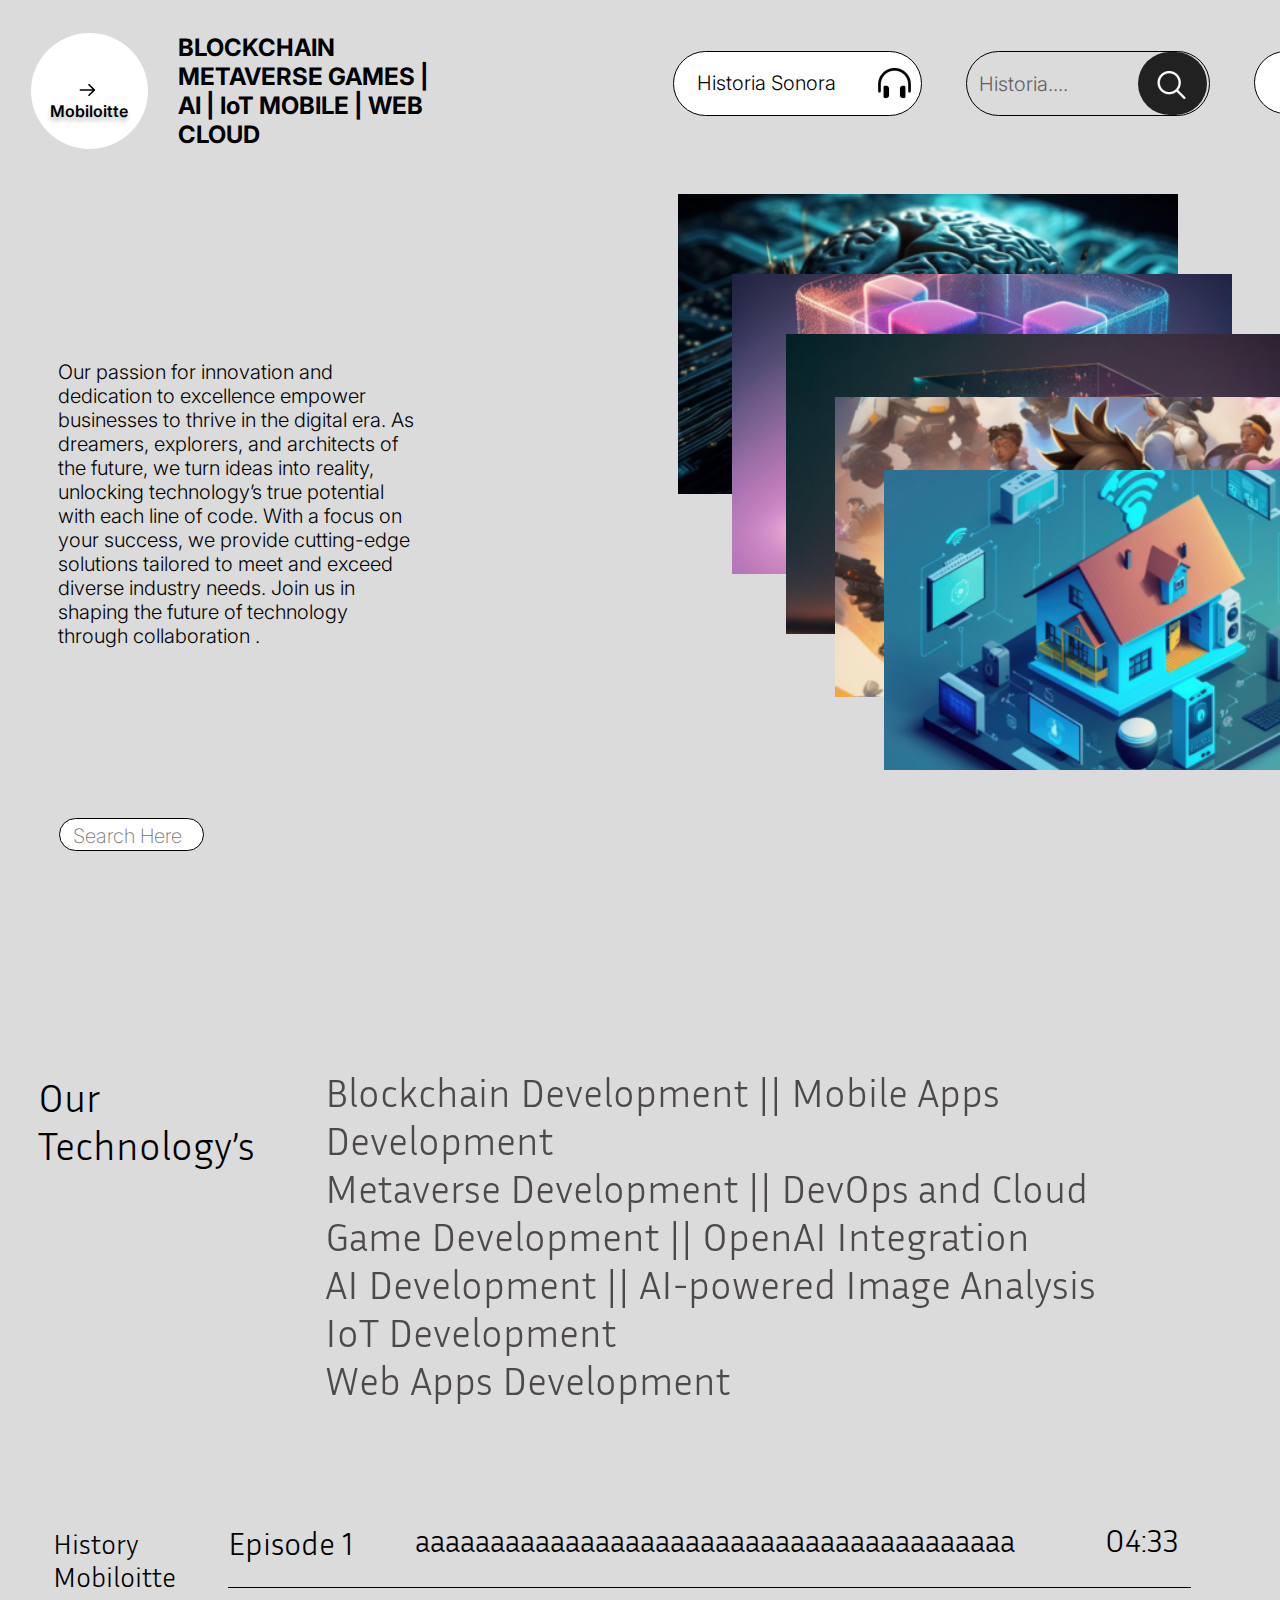
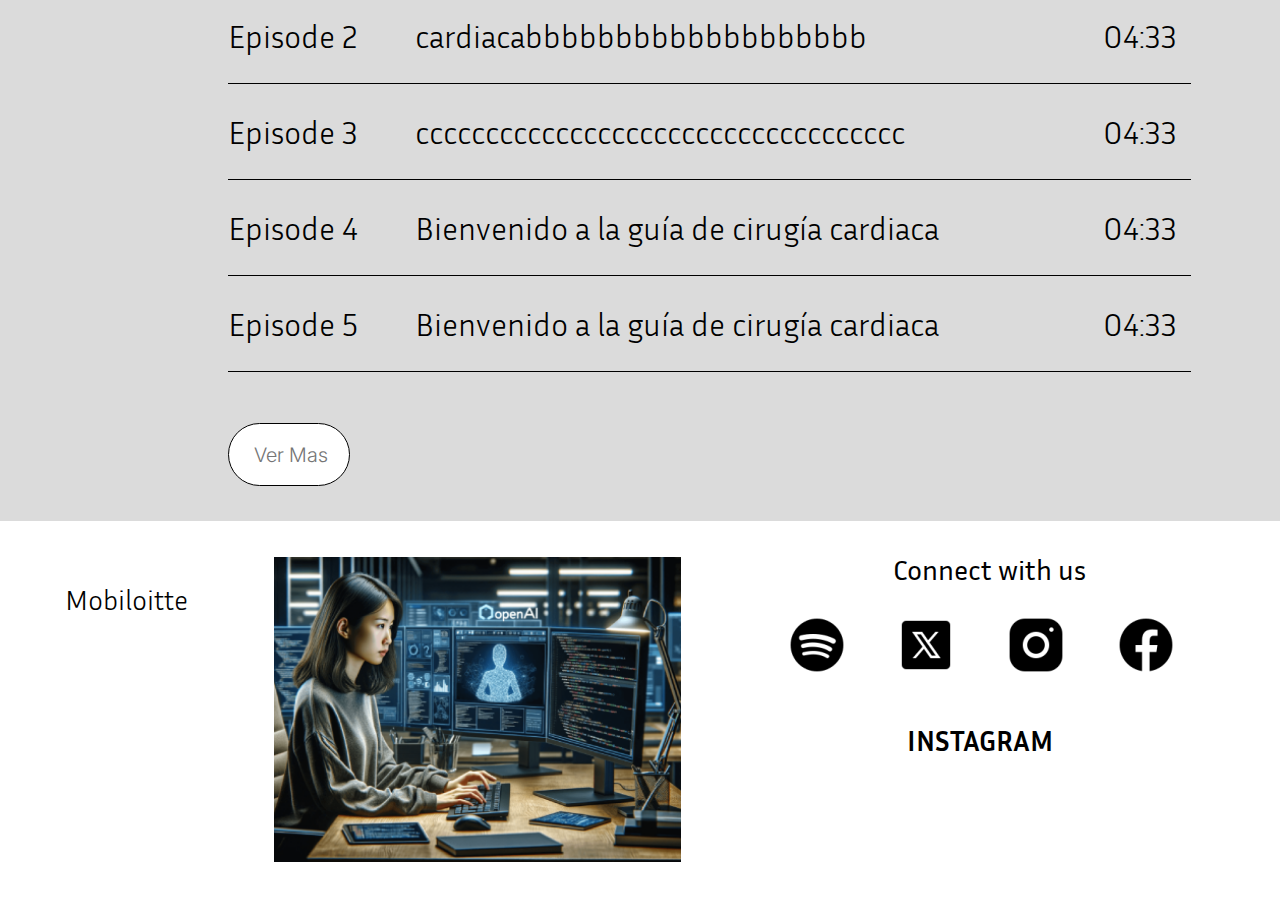
<file: index.html>
<!DOCTYPE html>
<html>
  <head>
    <meta charset="utf-8" />
    <meta name="viewport" content="initial-scale=1, width=device-width" />

    <link rel="stylesheet" href="./global.css" />
    <link rel="stylesheet" href="./index.css" />
    <link
      rel="stylesheet"
      href="https://fonts.googleapis.com/css2?family=Inter:wght@300;400;600;700&display=swap"
    />
    <link
      rel="stylesheet"
      href="https://fonts.googleapis.com/css2?family=Inria Sans:wght@300;400;700&display=swap"
    />
  </head>
  <body>
    <div class="dashboard-2">
      <section class="dashboard-2-inner">
        <div class="frame-parent">
          <div class="frame-group">
            <div class="frame-container">
              <div class="frame-div">
                <div class="ellipse-parent">
                  <div class="frame-child"></div>
                  <div class="lorem-epsom">
                    <span>
                     
                      <span class="orem-epsom" style="font-size: medium;">Mobiloitte</span>
                    </span>
                  </div>
                </div>
                <img
                  class="frame-item"
                  loading="eager"
                  alt=""
                  src="./public/arrow-1.svg"
                />
              </div>
              <b class="guia-de-cirugia">BLOCKCHAIN
                METAVERSE
                GAMES | AI | IoT
                MOBILE | WEB
                CLOUD</b>
            </div>
            <div class="frame-wrapper">
              <div class="si-ests-leyendo-esto-es-porq-parent">
                <div class="si-ests-leyendo">
                  Our passion for innovation and dedication to excellence empower businesses to thrive in the digital era.
                   As dreamers, explorers, and architects of the future, we turn ideas into reality, unlocking technology’s 
                   true potential with each line of code. With a focus on your success, we provide cutting-edge solutions tailored
                    to meet and exceed diverse industry needs. Join us in shaping the future of technology through collaboration .
                </div>
                <div class="text-subtitle">
                  <div class="image-gallery-parent">
                    <div class="image-gallery"></div>
                    <input
                      class="saber-mas"
                      placeholder="Search Here"
                      type="text"
                    />
                  </div>
                </div>
              </div>
            </div>
          </div>
          <div class="text-content-header-parent">
            <div class="text-content-header">
              <img
                class="image-1-icon"
                alt=""
                src="./images/ai.png"
                id="image1"
              />

              <img
                class="image-2-icon"
                alt=""
                src="./images/block.png"
                id="image2"
              />

              <img
                class="image-3-icon"
                alt=""
                src="./images/devops.png"
                id="image3"
              />

              <img
                class="image-4-icon"
                alt=""
                src="./images/game.png"
                id="image4"
              />

              <img
                class="image-5-icon"
                loading="eager"
                alt=""
                src="./images/iot.png"
                id="image5"
              />
            </div>
            <button class="headphone-container">
              <div class="headphone-container-child"></div>
              <div class="cardiaca-guide-title">
                <div class="historia-sonora">Historia Sonora</div>
              </div>
              <img
                class="headphones-icon"
                alt=""
                src="./public/headphones@2x.png"
              />
            </button>
            <div class="historia-sonora-name">
              <div class="historia-sonora-name-child"></div>
              <div class="historia">Historia....</div>
              <div class="search-box">
                <div class="search-box-child"></div>
                <img
                  class="search-icon"
                  loading="eager"
                  alt=""
                  src="./public/search@2x.png"
                />
              </div>
            </div>
            <div class="complete-guide">
              <div
                class="podcast-considerations"
                id="podcastConsiderations"
              ></div>
              <img
                class="complete-guide-child"
                loading="eager"
                alt=""
                src="./public/arrow-2.svg"
              />
            </div>
          </div>
        </div>
      </section>


      <br>
      <br>
    


      <section class="welcome-to-cardiaca-guide">
        <div class="line-frames">
          <div class="content-frame">
            <div class="contendio-completo">
              <span>
                <p class="contendio">Our</p>
                <p class="completo">Technology’s</p>
              </span>
            </div>
          </div>
          <div class="pdcast15-consideraciones-en-container">
            <span>
              <p class="pdcast15-consideraciones-en">
                Blockchain Development  ||  Mobile Apps Development
              </p>
              <p class="alimentacin-y-estilo">
                Metaverse Development  ||  DevOps and Cloud
              </p>
              <p class="cardiaca-posoperatoria5-ries">
                Game Development  ||  OpenAI Integration
              </p>
              <p class="complicaciones3-preocupacion">
                AI Development  ||  AI-powered Image Analysis
              </p>
              <p class="preguntas-frecuentes-soy">
                IoT Development
              </p>
              <p class="enfermedades-cardiovasculares">
                Web Apps Development
              </p>
              
            </span>
          </div>
        </div>
      </section>
      <section class="cirugia-cardiaca-guide">
        <div class="image-frames">
          <div class="historia-audio">
            <div class="bienvenido-mensaje">
              <div class="historia-sonata">
                <span>
                  <p class="historia1">History</p>
                  <p class="sonata">Mobiloitte</p>
                </span>
              </div>
            </div>
            <div class="cardiac-guide-section">
              <div class="episode-frame">
                <div class="episode-title">
                  <div class="single-episode">
                    <div class="episode-1">Episode 1</div>
                  </div>
                  <div class="bienvenido-a-la">
                    aaaaaaaaaaaaaaaaaaaaaaaaaaaaaaaaaaaaaaaa
                  </div>
                </div>
                <div class="line-frames1">04:33</div>
              </div>
              <div class="line-parent">
                <div class="frame-inner"></div>
                <div class="episode-frame-set-parent">
                  <div class="episode-frame-set">
                    <div class="episode-2">Episode 2</div>
                    <div class="bienvenido-a-la1">
                     cardiacabbbbbbbbbbbbbbbbbbb
                    </div>
                  </div>
                  <div class="separator-frame">04:33</div>
                </div>
                <div class="line-div"></div>
                <div class="frame-parent1">
                  <div class="episode-3-parent">
                    <div class="episode-3">Episode 3</div>
                    <div class="bienvenido-a-la2">
                     ccccccccccccccccccccccccccccccccccc
                    </div>
                  </div>
                  <div class="div">04:33</div>
                </div>
                <div class="frame-child1"></div>
                <div class="frame-parent2">
                  <div class="episode-4-parent">
                    <div class="episode-4">Episode 4</div>
                    <div class="bienvenido-a-la3">
                      Bienvenido a la guía de cirugía cardiaca
                    </div>
                  </div>
                  <div class="div1">04:33</div>
                </div>
                <div class="frame-child2"></div>
                <div class="frame-parent3">
                  <div class="episode-5-parent">
                    <div class="episode-5">Episode 5</div>
                    <div class="bienvenido-a-la4">
                      Bienvenido a la guía de cirugía cardiaca
                    </div>
                  </div>
                  <div class="div2">04:33</div>
                </div>
                <div class="frame-child3"></div>
              </div>
              <div class="more-button">
                <div class="thanks-message-frame"></div>
                <input class="ver-mas" placeholder="Ver Mas" type="text" />
              </div>
            </div>
          </div>
        </div>
        <footer class="headphones-icon1">
          <div class="headphones-icon-child"></div>
          <div class="historia-text-frame">
            <div class="gracias">Mobiloitte</div>
          </div>
          <div class="media-player">
            <img
              class="image-6-icon"
              loading="eager"
              alt=""
              src="./images/openai.png"
            />
          </div>
          <div class="media-player-frame">
            <div class="info-frame">
              <img
                class="spotify-icon"
                loading="eager"
                alt=""
                src="./public/spotify@2x.png"
              />
            </div>
            <div class="social-media-frame">
              <div class="social-icons-frame">
                <div class="historia-sonata1">Connect with us </div>
                <div class="instagram-icon-frame">
                  <img
                    class="twitterx-icon"
                    loading="eager"
                    alt=""
                    src="./public/twitterx@2x.png"
                  />

                  <img
                    class="instagram-icon"
                    loading="eager"
                    alt=""
                    src="./public/instagram@2x.png"
                  />

                  <img
                    class="facebook-icon"
                    loading="eager"
                    alt=""
                    src="./public/facebook@2x.png"
                  />
                </div>
              </div>
              <div class="instagram-frame">
                <b class="instagram">INSTAGRAM</b>
              </div>
            </div>
          </div>
        </footer>
      </section>
    </div>

    <script>
      var image1 = document.getElementById("image1");
      if (image1) {
        image1.addEventListener("click", function (e) {
          window.location.href = "./aiPage.html";
        });
      }
      
      var image2 = document.getElementById("image2");
      if (image2) {
        image2.addEventListener("click", function (e) {
          window.location.href = "./blockchainPage.html";
        });
      }
      
      var image3 = document.getElementById("image3");
      if (image3) {
        image3.addEventListener("click", function (e) {
          window.location.href = "./devopsPage.html";
        });
      }
      
      var image4 = document.getElementById("image4");
      if (image4) {
        image4.addEventListener("click", function (e) {
          window.location.href = "./gamepage.html";
        });
      }
      
      var image5 = document.getElementById("image5");
      if (image5) {
        image5.addEventListener("click", function (e) {
          window.location.href = "./dashboard3.html";
        });
      }
      
      var podcastConsiderations = document.getElementById("podcastConsiderations");
      if (podcastConsiderations) {
        podcastConsiderations.addEventListener("click", function (e) {
          window.location.href = "./dashboard.html";
        });
      }
      </script>
  </body>
</html>
</file>
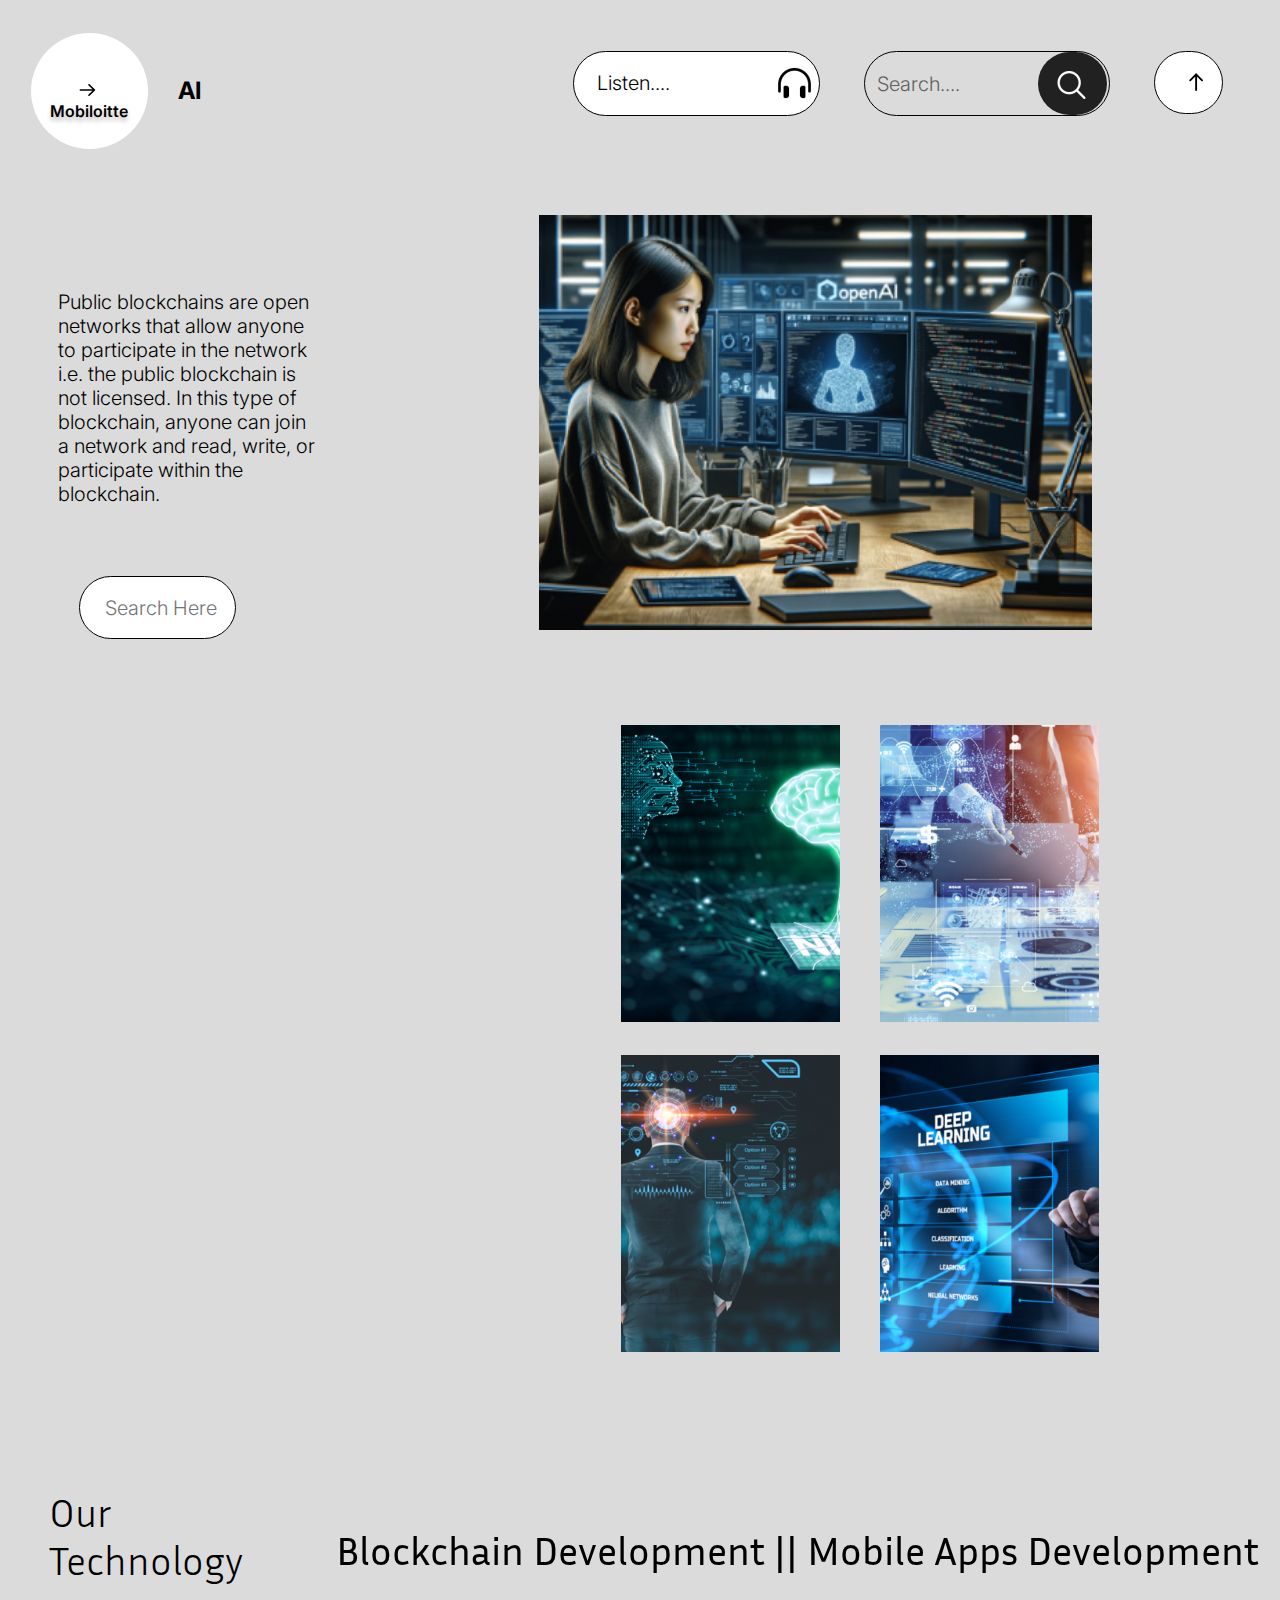
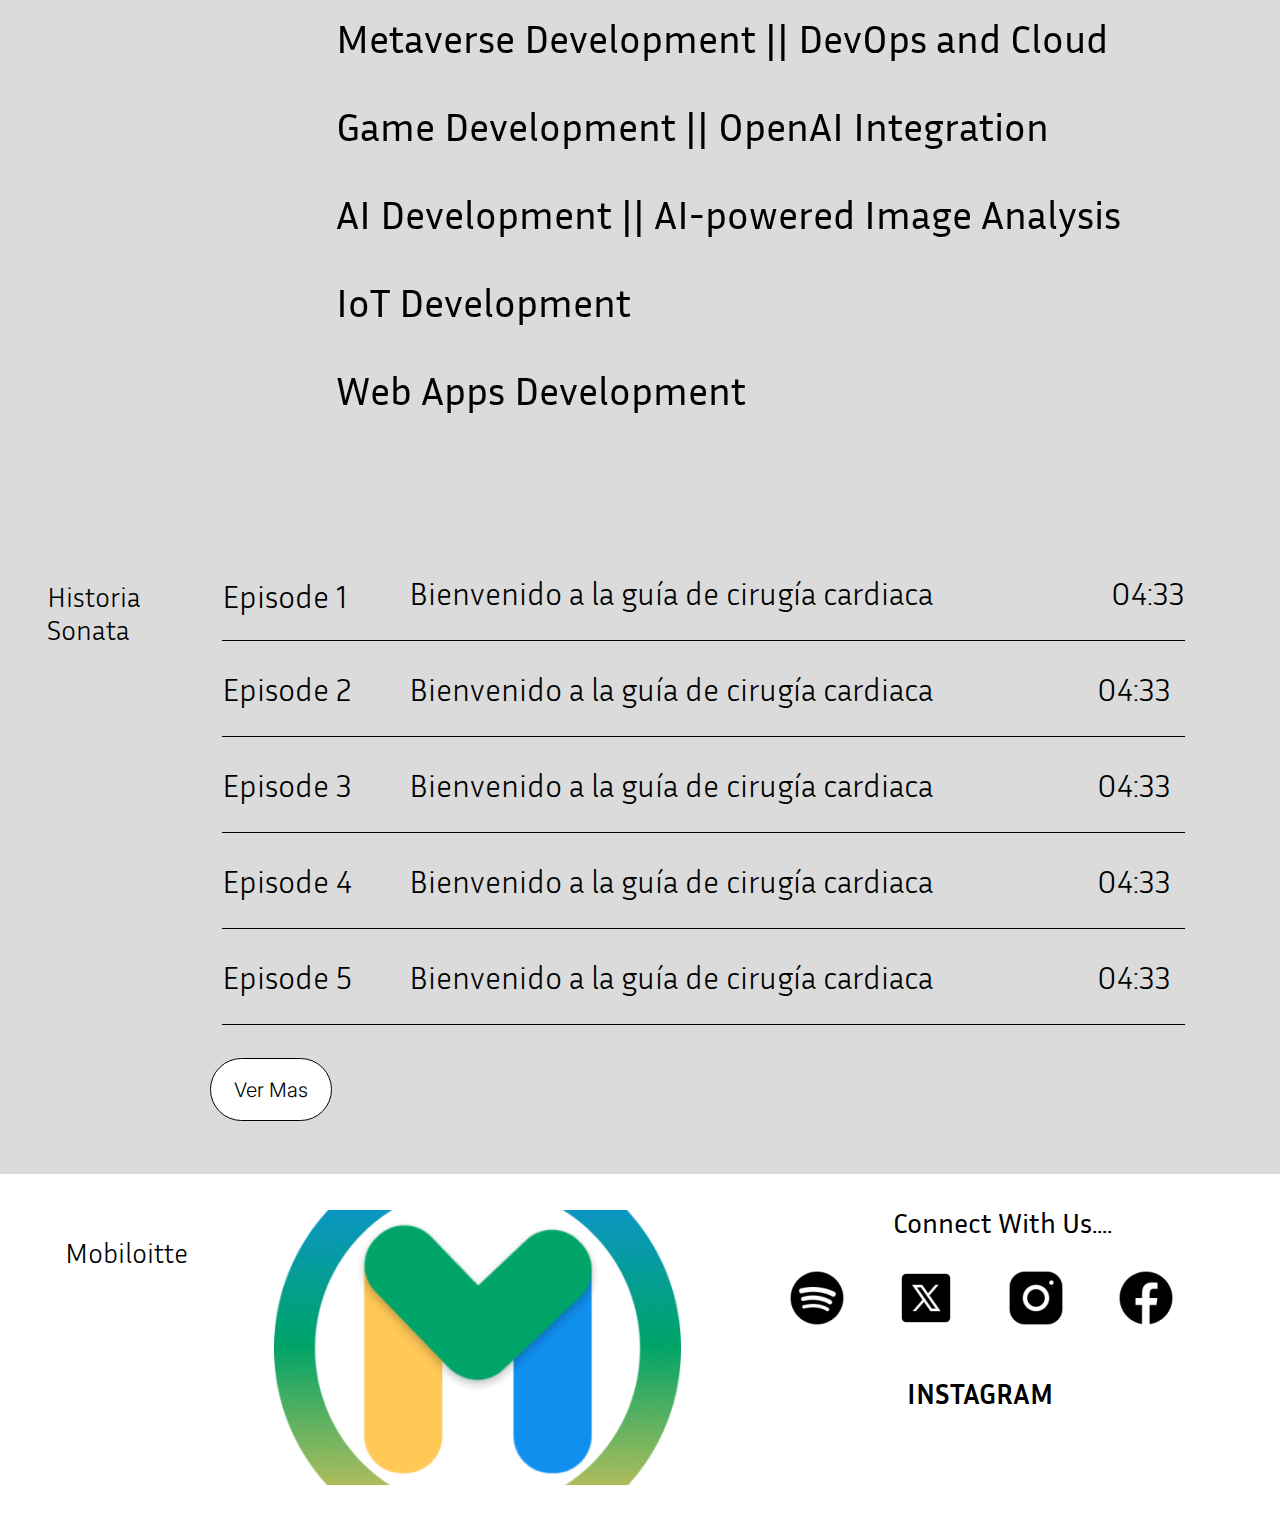
<file: aiPage.html>
<!DOCTYPE html>
<html>
  <head>
    <meta charset="utf-8" />
    <meta name="viewport" content="initial-scale=1, width=device-width" />

    <link rel="stylesheet" href="./global.css" />
    <link rel="stylesheet" href="./dashboard-3.css" />
   
    <link
      rel="stylesheet"
      href="https://fonts.googleapis.com/css2?family=Inter:wght@300;400;600;700&display=swap"
    />
    <link
      rel="stylesheet"
      href="https://fonts.googleapis.com/css2?family=Inria Sans:wght@300;400;700&display=swap"
    />
  </head>
  <body>
    <div class="dashboard-3">
      <section class="frame-parent4">
        <div class="inner-frame">
          <div class="sub-frame">
            <div class="lorem-i-psum-text-parent">
              <div class="lorem-i-psum-text">
                <div class="title-frame">
                  <div class="circular-element" id="circularElement"></div>
                  <div class="lorem-epsom1">
                    <span>
                    
                      <span class="orem-epsom1" style="font-size: medium;">Mobiloitte</span>
                    </span>
                  </div>
                </div>
                <img
                  class="lorem-i-psum-text-child"
                  loading="eager"
                  alt=""
                  src="./public/arrow-1.svg"
                />
              </div>
              <b class="guia-de-cirugia1">AI</b>
            </div>
            <div class="guide-title-frame">
              <div class="image-frame">
                <div class="si-ests-leyendo1">
                    Public blockchains are open networks that allow anyone to participate in the network i.e. the public blockchain is not licensed. In this type of blockchain, anyone can join a network and read, write, or participate within the blockchain.
                </div>
                <div class="episode-text">
                  <div class="header-frame">
                    <div class="search-frame"></div>
                    <input
                      class="saber-mas1"
                      placeholder="Search Here"
                      type="text"
                    />
                  </div>
                </div>
              </div>
            </div>
          </div>
          <div class="main-image">
            <div class="complete-content-frame">
              <div class="line-frames2">
                <button class="cardiac-guide-container">
                  <div class="cardiac-guide-container-child"></div>
                  <div class="cardiac-info-frame">
                    <div class="historia-sonora1">Listen....</div>
                  </div>
                  <img
                    class="headphones-icon2"
                    alt=""
                    src="./public/headphones@2x.png"
                  />
                </button>
                <div class="background-image">
                  <div class="background-image-child"></div>
                  <div class="historia2">Search....</div>
                  <div class="complete-guide-frame">
                    <div class="complete-guide-frame-child"></div>
                    <img
                      class="search-icon1"
                      loading="eager"
                      alt=""
                      src="./public/search@2x.png"
                    />
                  </div>
                </div>
                <div class="bienvenido-message">
                  <div class="arrow-icon" id="arrowIcon"></div>
                  <img
                    class="bienvenido-message-child"
                    loading="eager"
                    alt=""
                    src="./public/arrow-2.svg"
                  />
                </div>
              </div>
            </div>
            <img
              class="image-15-icon"
              loading="eager"
              alt=""
              src="./images/openai.png"
            />
          </div>
        </div>
      </section>
      <section class="main-image1">
        <div class="multi-frame-container">
          <div class="frame-row">
            <div class="frame-separator">
              <div class="episode-title-text">
                <img
                  class="image-10-icon"
                  loading="eager"
                  alt=""
                  src="./images/a1.png"
                />

                <img
                  class="image-9-icon"
                  loading="eager"
                  alt=""
                  src="./images/a2.png"
                />
              </div>
              <div class="episode-title-text1">
                <img
                  class="image-11-icon"
                  loading="eager"
                  alt=""
                  src="./images/a3.png"
                />

                <img
                  class="image-12-icon"
                  loading="eager"
                  alt=""
                  src="./images/a4.png"
                />
              </div>
              
            </div>
          </div>
          <div class="full-content-frame">
            <div class="considerations-frame">
              <div class="contendio-completo1">
                <span>
                  <p class="contendio1">Our</p>
                  <p class="completo1">Technology</p>
                </span>
              </div>
            </div>
            <div class="pdcast15-consideraciones-en-container">
              <span>
                <p class="pdcast15-consideraciones-en">
                  Blockchain Development  ||  Mobile Apps Development
                </p>
                <p class="alimentacin-y-estilo">
                  Metaverse Development  ||  DevOps and Cloud
                </p>
                <p class="cardiaca-posoperatoria5-ries">
                  Game Development  ||  OpenAI Integration
                </p>
                <p class="complicaciones3-preocupacion">
                  AI Development  ||  AI-powered Image Analysis
                </p>
                <p class="preguntas-frecuentes-soy">
                  IoT Development
                </p>
                <p class="enfermedades-cardiovasculares">
                  Web Apps Development
                </p>
                
              </span>
            </div>
          </div>
          <div class="historia-sonata-text">
            <div class="historia-sonata-wrapper">
              <div class="historia-sonata2">
                <span>
                  <p class="historia3">Historia</p>
                  <p class="sonata1">Sonata</p>
                </span>
              </div>
            </div>
            <div class="podcast-title">
              <div class="episode-text1">
                <div class="welcome-message">
                  <div class="episode">
                    <div class="episode-11">Episode 1</div>
                  </div>
                  <div class="bienvenido-a-la5">
                    Bienvenido a la guía de cirugía cardiaca
                  </div>
                </div>
                <div class="section-title-line">04:33</div>
              </div>
              <div class="image-container">
                <div class="frame-frame-frame"></div>
                <div class="frame-frame-frame1">
                  <div class="content-frame1">
                    <div class="episode-21">Episode 2</div>
                    <div class="bienvenido-a-la6">
                      Bienvenido a la guía de cirugía cardiaca
                    </div>
                  </div>
                  <div class="div3">04:33</div>
                </div>
                <div class="frame-frame-frame2"></div>
                <div class="frame-frame-frame3">
                  <div class="episode-3-group">
                    <div class="episode-31">Episode 3</div>
                    <div class="bienvenido-a-la7">
                      Bienvenido a la guía de cirugía cardiaca
                    </div>
                  </div>
                  <div class="div4">04:33</div>
                </div>
                <div class="frame-frame-frame4"></div>
                <div class="frame-frame-frame5">
                  <div class="episode-4-group">
                    <div class="episode-41">Episode 4</div>
                    <div class="bienvenido-a-la8">
                      Bienvenido a la guía de cirugía cardiaca
                    </div>
                  </div>
                  <div class="div5">04:33</div>
                </div>
                <div class="frame-frame-frame6"></div>
                <div class="frame-frame-frame7">
                  <div class="episode-5-group">
                    <div class="episode-51">Episode 5</div>
                    <div class="bienvenido-a-la9">
                      Bienvenido a la guía de cirugía cardiaca
                    </div>
                  </div>
                  <div class="div6">04:33</div>
                </div>
                <div class="frame-frame-frame8"></div>
              </div>
              <div class="ver-mas-button">
                <div class="rectangle-container">
                  <div class="social-media-icons"></div>
                  <div class="ver-mas1">Ver Mas</div>
                </div>
              </div>
            </div>
          </div>
        </div>
      </section>
      <footer class="main-menu-frame">
        <div class="main-menu-frame-child"></div>
        <div class="thank-you-image">
          <div class="guide-frame">
            <div class="gracias1">Mobiloitte</div>
            <img
              class="image-6-icon1"
              loading="eager"
              alt=""
              src="./images/mobil.png"
            />
          </div>
        </div>
        <div class="complete-podcast-frame">
          <div class="spotify-logo-frame">
            <img
              class="spotify-icon1"
              loading="eager"
              alt=""
              src="./public/spotify@2x.png"
            />
          </div>
          <div class="instagram-icon-frame1">
            <div class="twitter-icon-frame">
              <div class="historia-sonata3">Connect With Us....</div>
              <div class="social-media-links-frame">
                <img
                  class="twitterx-icon1"
                  loading="eager"
                  alt=""
                  src="./public/twitterx@2x.png"
                />

                <img
                  class="instagram-icon1"
                  loading="eager"
                  alt=""
                  src="./public/instagram@2x.png"
                />

                <img
                  class="facebook-icon1"
                  loading="eager"
                  alt=""
                  src="./public/facebook@2x.png"
                />
              </div>
            </div>
            <div class="i-g-logo-frame">
              <b class="instagram1">INSTAGRAM</b>
            </div>
          </div>
        </div>
      </footer>
    </div>

    <script>
      var circularElement = document.getElementById("circularElement");
      if (circularElement) {
        circularElement.addEventListener("click", function (e) {
          window.location.href = "./index.html";
        });
      }
      
      var arrowIcon = document.getElementById("arrowIcon");
      if (arrowIcon) {
        arrowIcon.addEventListener("click", function (e) {
          window.location.href = "./dashboard.html";
        });
      }
      </script>
  </body>
</html>
</file>
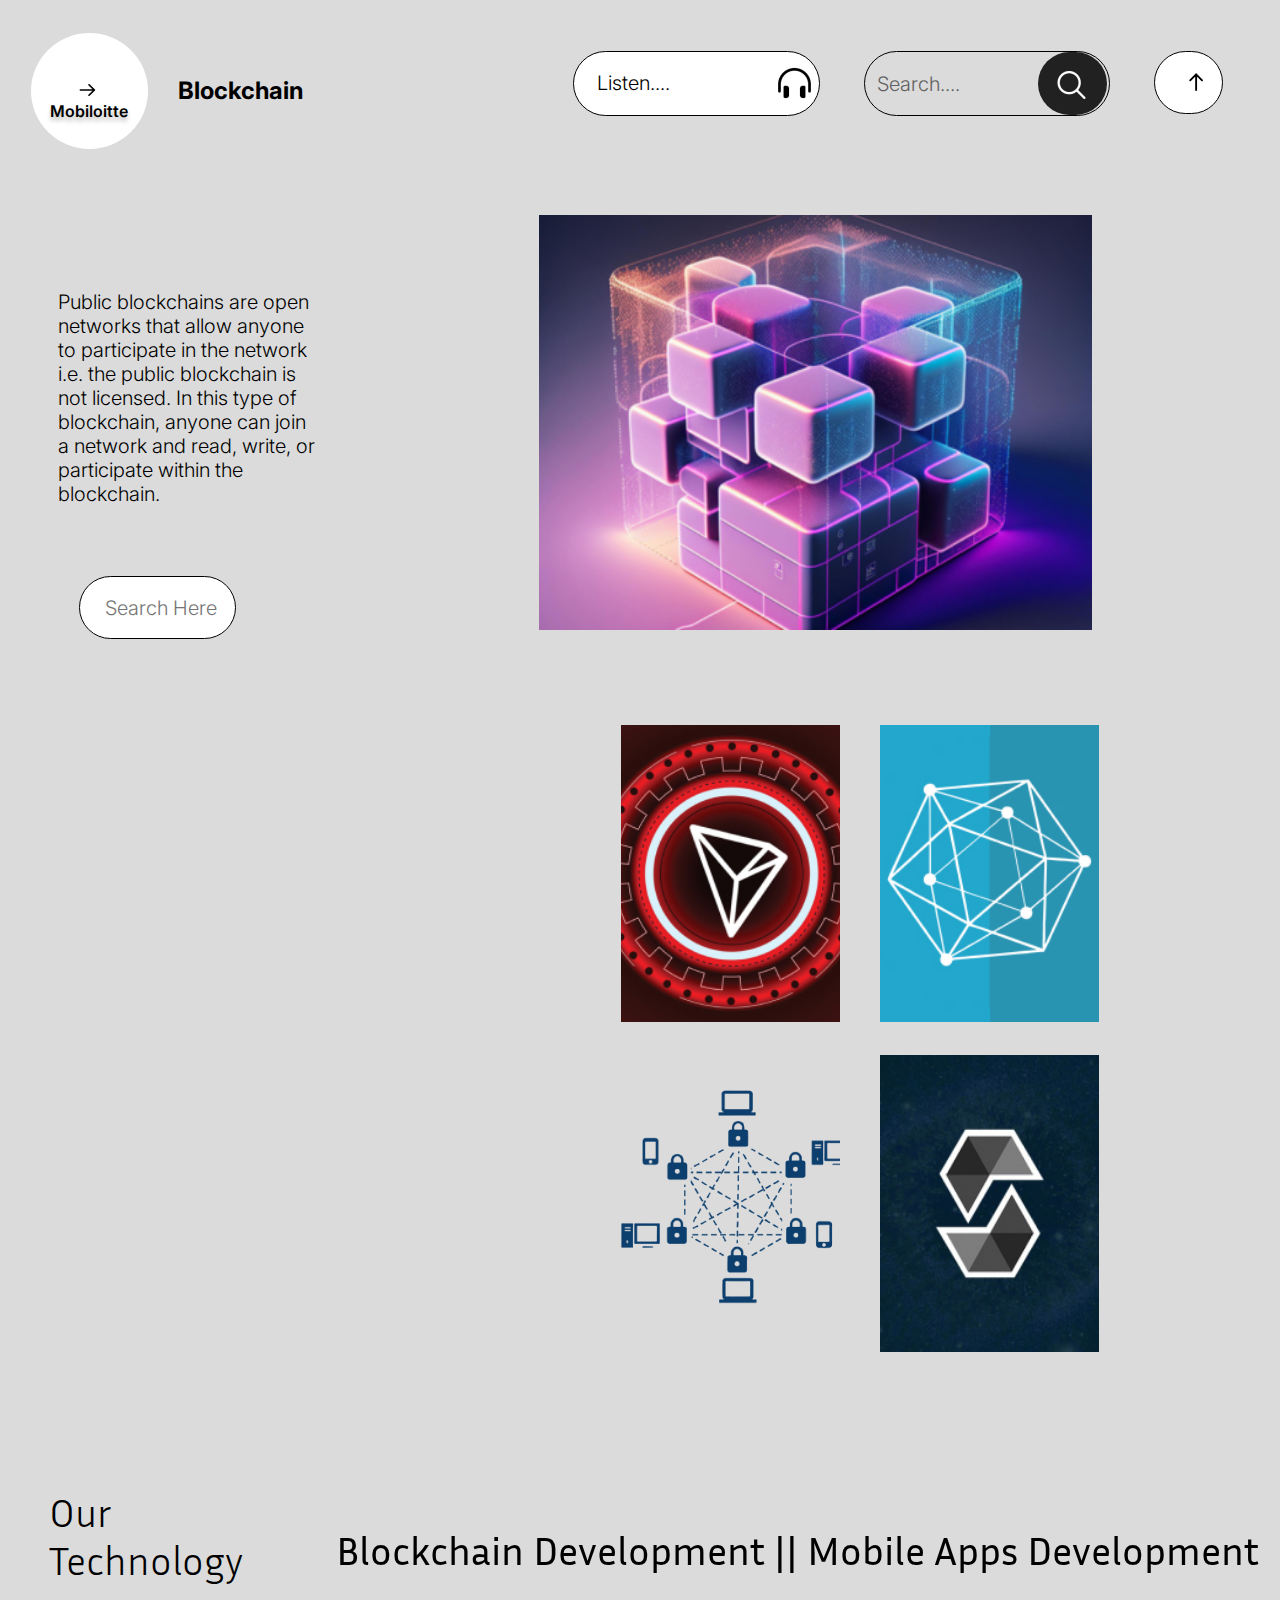
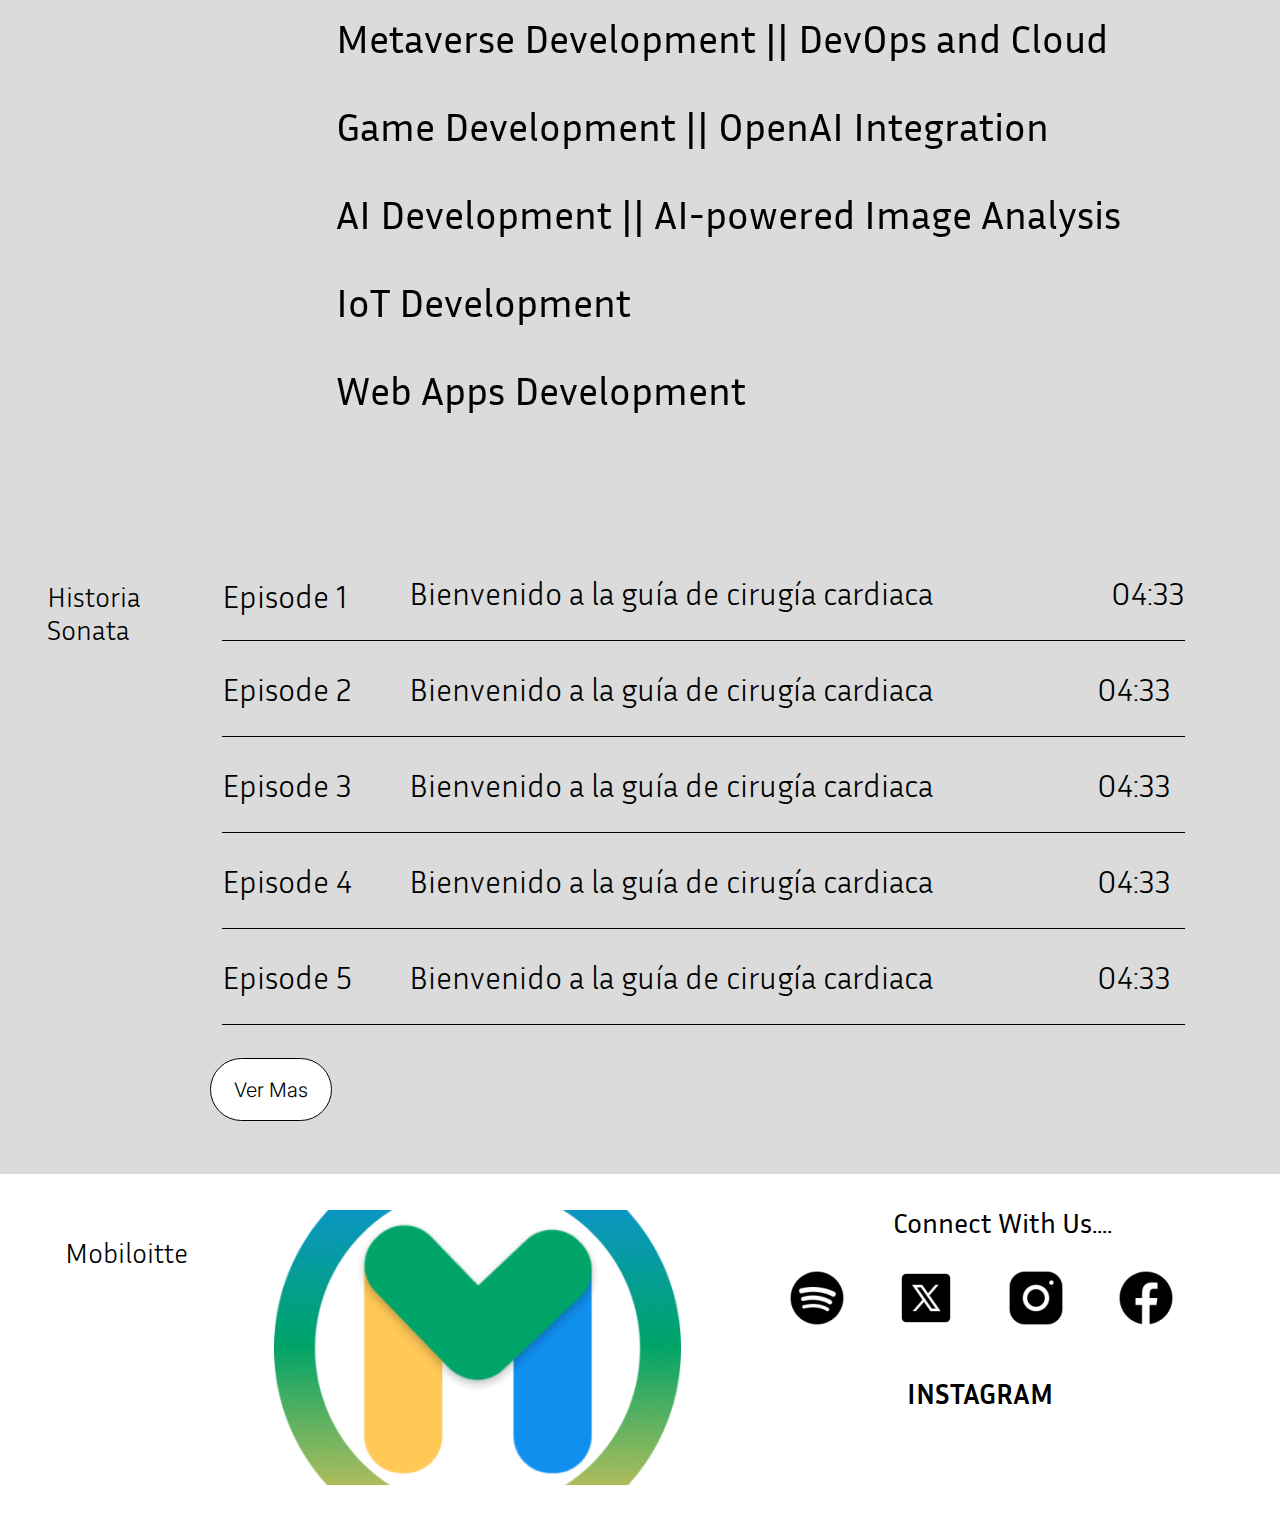
<file: blockchainPage.html>
<!DOCTYPE html>
<html>
  <head>
    <meta charset="utf-8" />
    <meta name="viewport" content="initial-scale=1, width=device-width" />

    <link rel="stylesheet" href="./global.css" />
    <link rel="stylesheet" href="./dashboard-3.css" />
    <link
      rel="stylesheet"
      href="https://fonts.googleapis.com/css2?family=Inter:wght@300;400;600;700&display=swap"
    />
    <link
      rel="stylesheet"
      href="https://fonts.googleapis.com/css2?family=Inria Sans:wght@300;400;700&display=swap"
    />
  </head>
  <body>
    <div class="dashboard-3">
      <section class="frame-parent4">
        <div class="inner-frame">
          <div class="sub-frame">
            <div class="lorem-i-psum-text-parent">
              <div class="lorem-i-psum-text">
                <div class="title-frame">
                  <div class="circular-element" id="circularElement"></div>
                  <div class="lorem-epsom1">
                    <span>
                    
                      <span class="orem-epsom1" style="font-size: medium;">Mobiloitte</span>
                    </span>
                  </div>
                </div>
                <img
                  class="lorem-i-psum-text-child"
                  loading="eager"
                  alt=""
                  src="./public/arrow-1.svg"
                />
              </div>
              <b class="guia-de-cirugia1">Blockchain</b>
            </div>
            <div class="guide-title-frame">
              <div class="image-frame">
                <div class="si-ests-leyendo1">
                    Public blockchains are open networks that allow anyone to participate in the network i.e. the public blockchain is not licensed. In this type of blockchain, anyone can join a network and read, write, or participate within the blockchain.
                </div>
                <div class="episode-text">
                  <div class="header-frame">
                    <div class="search-frame"></div>
                    <input
                      class="saber-mas1"
                      placeholder="Search Here"
                      type="text"
                    />
                  </div>
                </div>
              </div>
            </div>
          </div>
          <div class="main-image">
            <div class="complete-content-frame">
              <div class="line-frames2">
                <button class="cardiac-guide-container">
                  <div class="cardiac-guide-container-child"></div>
                  <div class="cardiac-info-frame">
                    <div class="historia-sonora1">Listen....</div>
                  </div>
                  <img
                    class="headphones-icon2"
                    alt=""
                    src="./public/headphones@2x.png"
                  />
                </button>
                <div class="background-image">
                  <div class="background-image-child"></div>
                  <div class="historia2">Search....</div>
                  <div class="complete-guide-frame">
                    <div class="complete-guide-frame-child"></div>
                    <img
                      class="search-icon1"
                      loading="eager"
                      alt=""
                      src="./public/search@2x.png"
                    />
                  </div>
                </div>
                <div class="bienvenido-message">
                  <div class="arrow-icon" id="arrowIcon"></div>
                  <img
                    class="bienvenido-message-child"
                    loading="eager"
                    alt=""
                    src="./public/arrow-2.svg"
                  />
                </div>
              </div>
            </div>
            <img
              class="image-15-icon"
              loading="eager"
              alt=""
              src="./images/block.png"
            />
          </div>
        </div>
      </section>
      <section class="main-image1">
        <div class="multi-frame-container">
          <div class="frame-row">
            <div class="frame-separator">
              <div class="episode-title-text">
                <img
                  class="image-10-icon"
                  loading="eager"
                  alt=""
                  src="./images/b6.jpg"
                />

                <img
                  class="image-9-icon"
                  loading="eager"
                  alt=""
                  src="./images/b5.jpg"
                />
              </div>
              <div class="episode-title-text1">
                <img
                  class="image-11-icon"
                  loading="eager"
                  alt=""
                  src="./images/b2.png"
                />

                <img
                  class="image-12-icon"
                  loading="eager"
                  alt=""
                  src="./images/b4.jpg"
                />
              </div>
              
            </div>
          </div>
          <div class="full-content-frame">
            <div class="considerations-frame">
              <div class="contendio-completo1">
                <span>
                  <p class="contendio1">Our</p>
                  <p class="completo1">Technology</p>
                </span>
              </div>
            </div>
            <div class="pdcast15-consideraciones-en-container">
              <span>
                <p class="pdcast15-consideraciones-en">
                  Blockchain Development  ||  Mobile Apps Development
                </p>
                <p class="alimentacin-y-estilo">
                  Metaverse Development  ||  DevOps and Cloud
                </p>
                <p class="cardiaca-posoperatoria5-ries">
                  Game Development  ||  OpenAI Integration
                </p>
                <p class="complicaciones3-preocupacion">
                  AI Development  ||  AI-powered Image Analysis
                </p>
                <p class="preguntas-frecuentes-soy">
                  IoT Development
                </p>
                <p class="enfermedades-cardiovasculares">
                  Web Apps Development
                </p>
                
              </span>
            </div>
          </div>
          <div class="historia-sonata-text">
            <div class="historia-sonata-wrapper">
              <div class="historia-sonata2">
                <span>
                  <p class="historia3">Historia</p>
                  <p class="sonata1">Sonata</p>
                </span>
              </div>
            </div>
            <div class="podcast-title">
              <div class="episode-text1">
                <div class="welcome-message">
                  <div class="episode">
                    <div class="episode-11">Episode 1</div>
                  </div>
                  <div class="bienvenido-a-la5">
                    Bienvenido a la guía de cirugía cardiaca
                  </div>
                </div>
                <div class="section-title-line">04:33</div>
              </div>
              <div class="image-container">
                <div class="frame-frame-frame"></div>
                <div class="frame-frame-frame1">
                  <div class="content-frame1">
                    <div class="episode-21">Episode 2</div>
                    <div class="bienvenido-a-la6">
                      Bienvenido a la guía de cirugía cardiaca
                    </div>
                  </div>
                  <div class="div3">04:33</div>
                </div>
                <div class="frame-frame-frame2"></div>
                <div class="frame-frame-frame3">
                  <div class="episode-3-group">
                    <div class="episode-31">Episode 3</div>
                    <div class="bienvenido-a-la7">
                      Bienvenido a la guía de cirugía cardiaca
                    </div>
                  </div>
                  <div class="div4">04:33</div>
                </div>
                <div class="frame-frame-frame4"></div>
                <div class="frame-frame-frame5">
                  <div class="episode-4-group">
                    <div class="episode-41">Episode 4</div>
                    <div class="bienvenido-a-la8">
                      Bienvenido a la guía de cirugía cardiaca
                    </div>
                  </div>
                  <div class="div5">04:33</div>
                </div>
                <div class="frame-frame-frame6"></div>
                <div class="frame-frame-frame7">
                  <div class="episode-5-group">
                    <div class="episode-51">Episode 5</div>
                    <div class="bienvenido-a-la9">
                      Bienvenido a la guía de cirugía cardiaca
                    </div>
                  </div>
                  <div class="div6">04:33</div>
                </div>
                <div class="frame-frame-frame8"></div>
              </div>
              <div class="ver-mas-button">
                <div class="rectangle-container">
                  <div class="social-media-icons"></div>
                  <div class="ver-mas1">Ver Mas</div>
                </div>
              </div>
            </div>
          </div>
        </div>
      </section>
      <footer class="main-menu-frame">
        <div class="main-menu-frame-child"></div>
        <div class="thank-you-image">
          <div class="guide-frame">
            <div class="gracias1">Mobiloitte</div>
            <img
              class="image-6-icon1"
              loading="eager"
              alt=""
              src="./images/mobil.png"
            />
          </div>
        </div>
        <div class="complete-podcast-frame">
          <div class="spotify-logo-frame">
            <img
              class="spotify-icon1"
              loading="eager"
              alt=""
              src="./public/spotify@2x.png"
            />
          </div>
          <div class="instagram-icon-frame1">
            <div class="twitter-icon-frame">
              <div class="historia-sonata3">Connect With Us....</div>
              <div class="social-media-links-frame">
                <img
                  class="twitterx-icon1"
                  loading="eager"
                  alt=""
                  src="./public/twitterx@2x.png"
                />

                <img
                  class="instagram-icon1"
                  loading="eager"
                  alt=""
                  src="./public/instagram@2x.png"
                />

                <img
                  class="facebook-icon1"
                  loading="eager"
                  alt=""
                  src="./public/facebook@2x.png"
                />
              </div>
            </div>
            <div class="i-g-logo-frame">
              <b class="instagram1">INSTAGRAM</b>
            </div>
          </div>
        </div>
      </footer>
    </div>

    <script>
      var circularElement = document.getElementById("circularElement");
      if (circularElement) {
        circularElement.addEventListener("click", function (e) {
          window.location.href = "./index.html";
        });
      }
      
      var arrowIcon = document.getElementById("arrowIcon");
      if (arrowIcon) {
        arrowIcon.addEventListener("click", function (e) {
          window.location.href = "./dashboard.html";
        });
      }
      </script>
  </body>
</html>
</file>
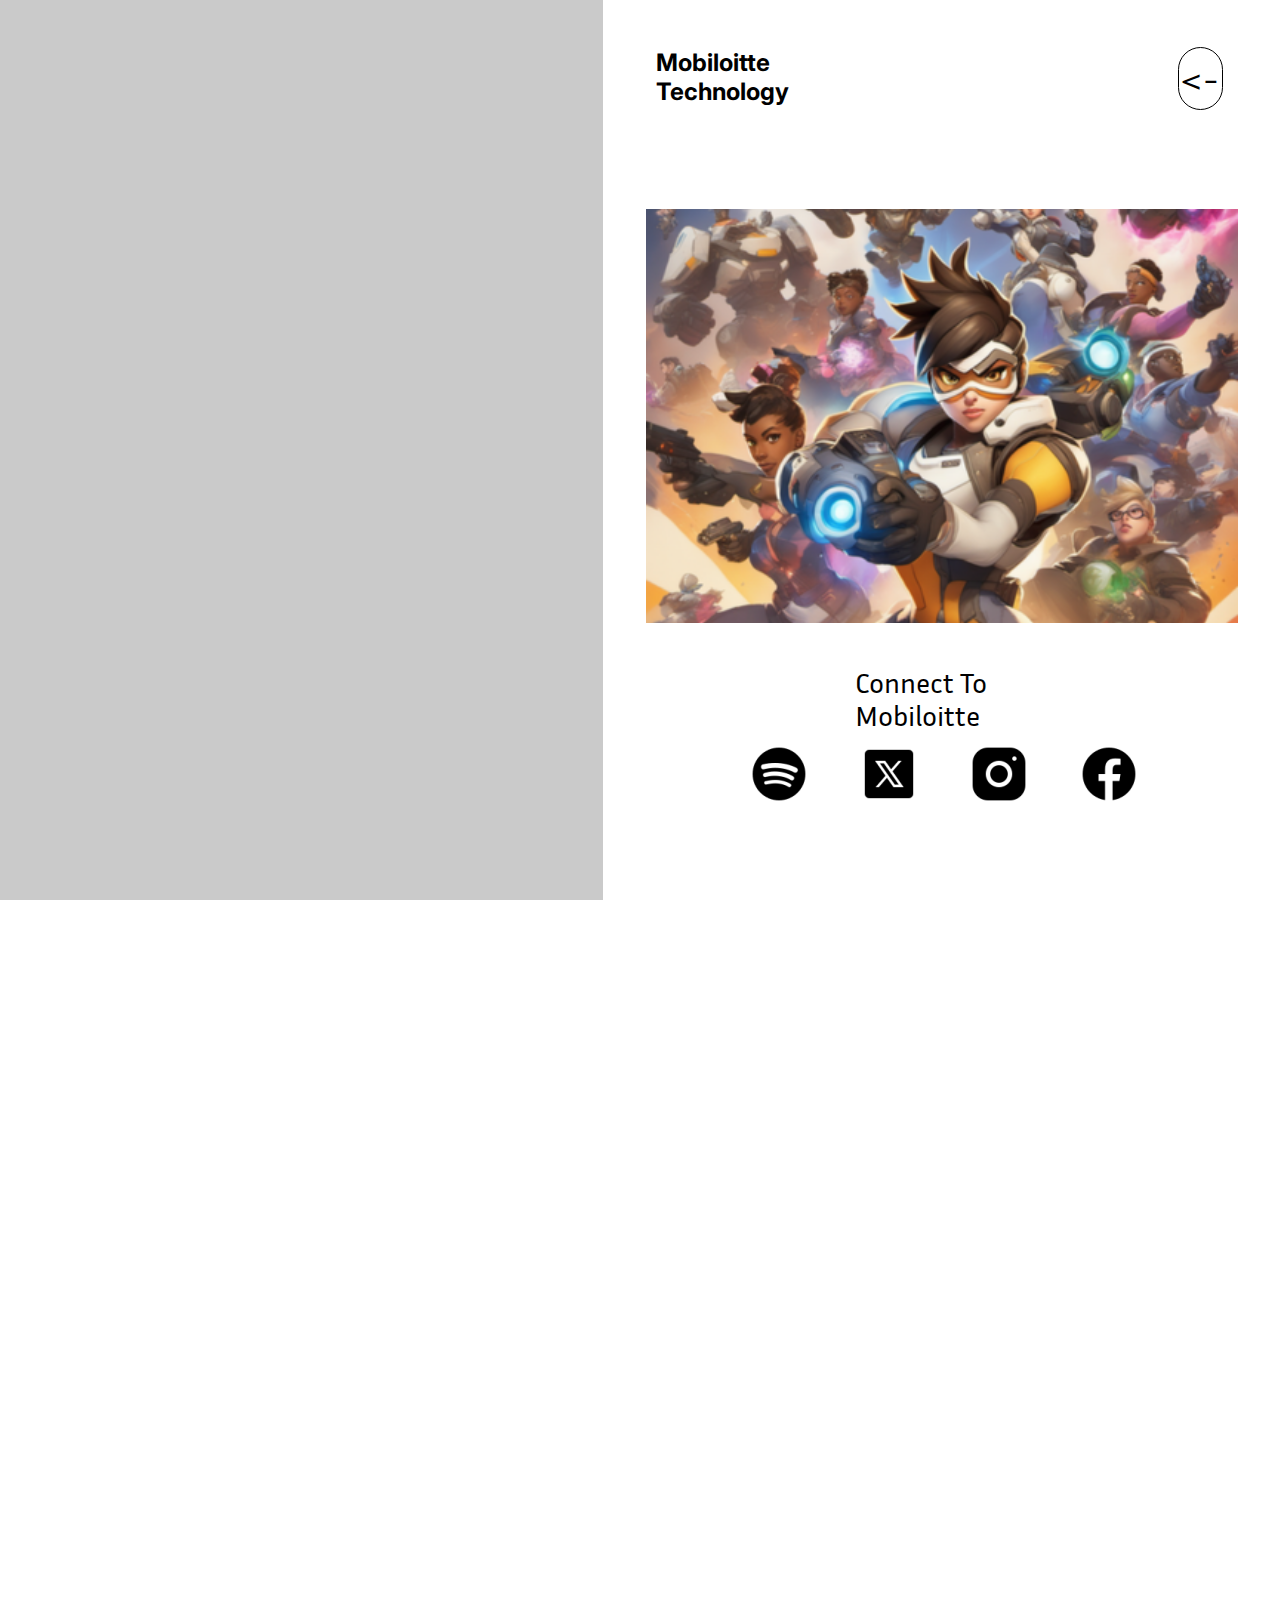
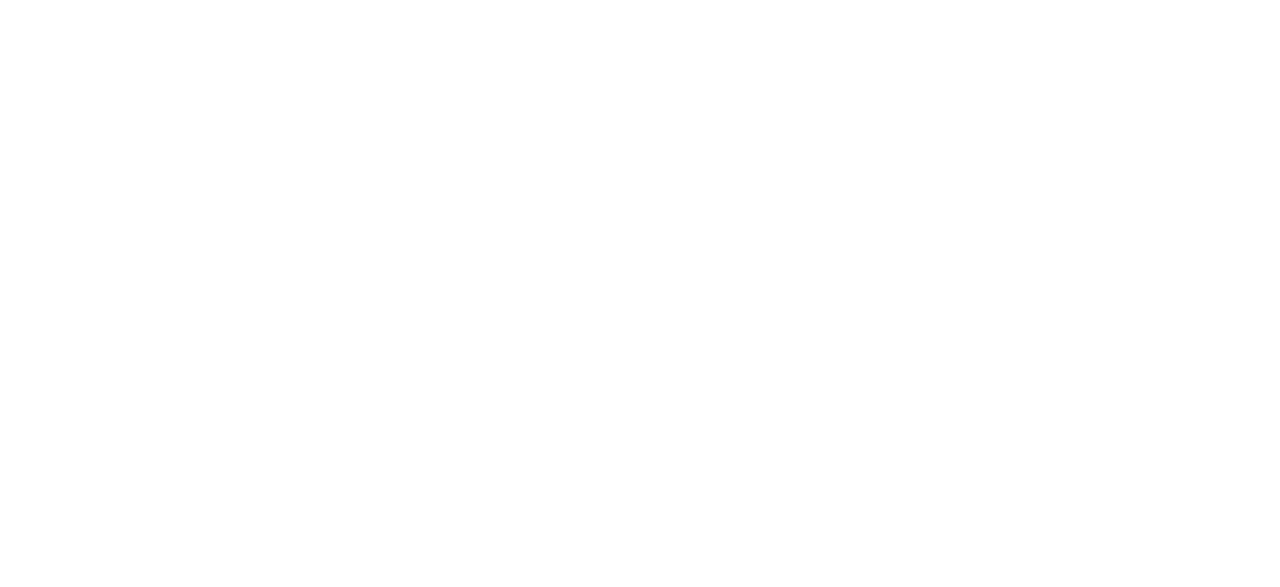
<file: dashboard.html>
<!DOCTYPE html>
<html>
  <head>
    <meta charset="utf-8" />
    <meta name="viewport" content="initial-scale=1, width=device-width" />

    <link rel="stylesheet" href="./global.css" />
    <link rel="stylesheet" href="./dashboard.css" />
    <link
      rel="stylesheet"
      href="https://fonts.googleapis.com/css2?family=Inter:wght@300;400;600;700&display=swap"
    />
    <link
      rel="stylesheet"
      href="https://fonts.googleapis.com/css2?family=Inria Sans:wght@300;400;700&display=swap"
    />
  </head>
  <body>

      <section class="dashboard-inner"></section>
      <div class="nested-frames-container">
        <div class="nested-frames-container-child"></div>
        <div class="aid-and-support-frame">
          <div class="text-input-field">
            <b class="ayuda-y-matria-container">
              <span class="ayuda-y-matria-container1">
                <p class="ayuda-y">Mobiloitte</p>
                <p class="matria">Technology</p>
              </span>
            </b>
            <div class="aid-and-resources">
              <div class="assistance-and-maternal-care">
                <div class="x-mark" style="cursor:default;" ></div>
                <div class="x" style="cursor: pointer;" id="xMark"><-</div>
              </div>
            </div>
          </div>
        </div>
        <div class="media-frame">
          <div class="guide-frame1">
            <img
              class="image-7-icon"
              loading="eager"
              alt=""
              src="./images/game.png"
            />

            <div class="framework-frame">
              <div class="music-and-social-media-icons">
                <div class="history-song">
                  <div class="historia-sonata17">Connect To Mobiloitte</div>
                </div>
                <div class="cardiac-surgery-guide">
                  <img
                    class="spotify-icon8"
                    loading="eager"
                    alt=""
                    src="./public/spotify@2x.png"
                  />

                  <img
                    class="twitterx-icon8"
                    loading="eager"
                    alt=""
                    src="./public/twitterx@2x.png"
                  />

                  <img
                    class="instagram-icon9"
                    loading="eager"
                    alt=""
                    src="./public/instagram@2x.png"
                  />

                  <img
                    class="facebook-icon10"
                    loading="eager"
                    alt=""
                    src="./public/facebook@2x.png"
                  />
                </div>
              </div>
            </div>
          </div>
        </div>
      </div>
    </div>

    <script>
      var xMark = document.getElementById("xMark");
      if (xMark) {
        xMark.addEventListener("click", function (e) {
          window.location.href = "./index.html";
        });
      }
      </script>
  </body>
</html>
</file>
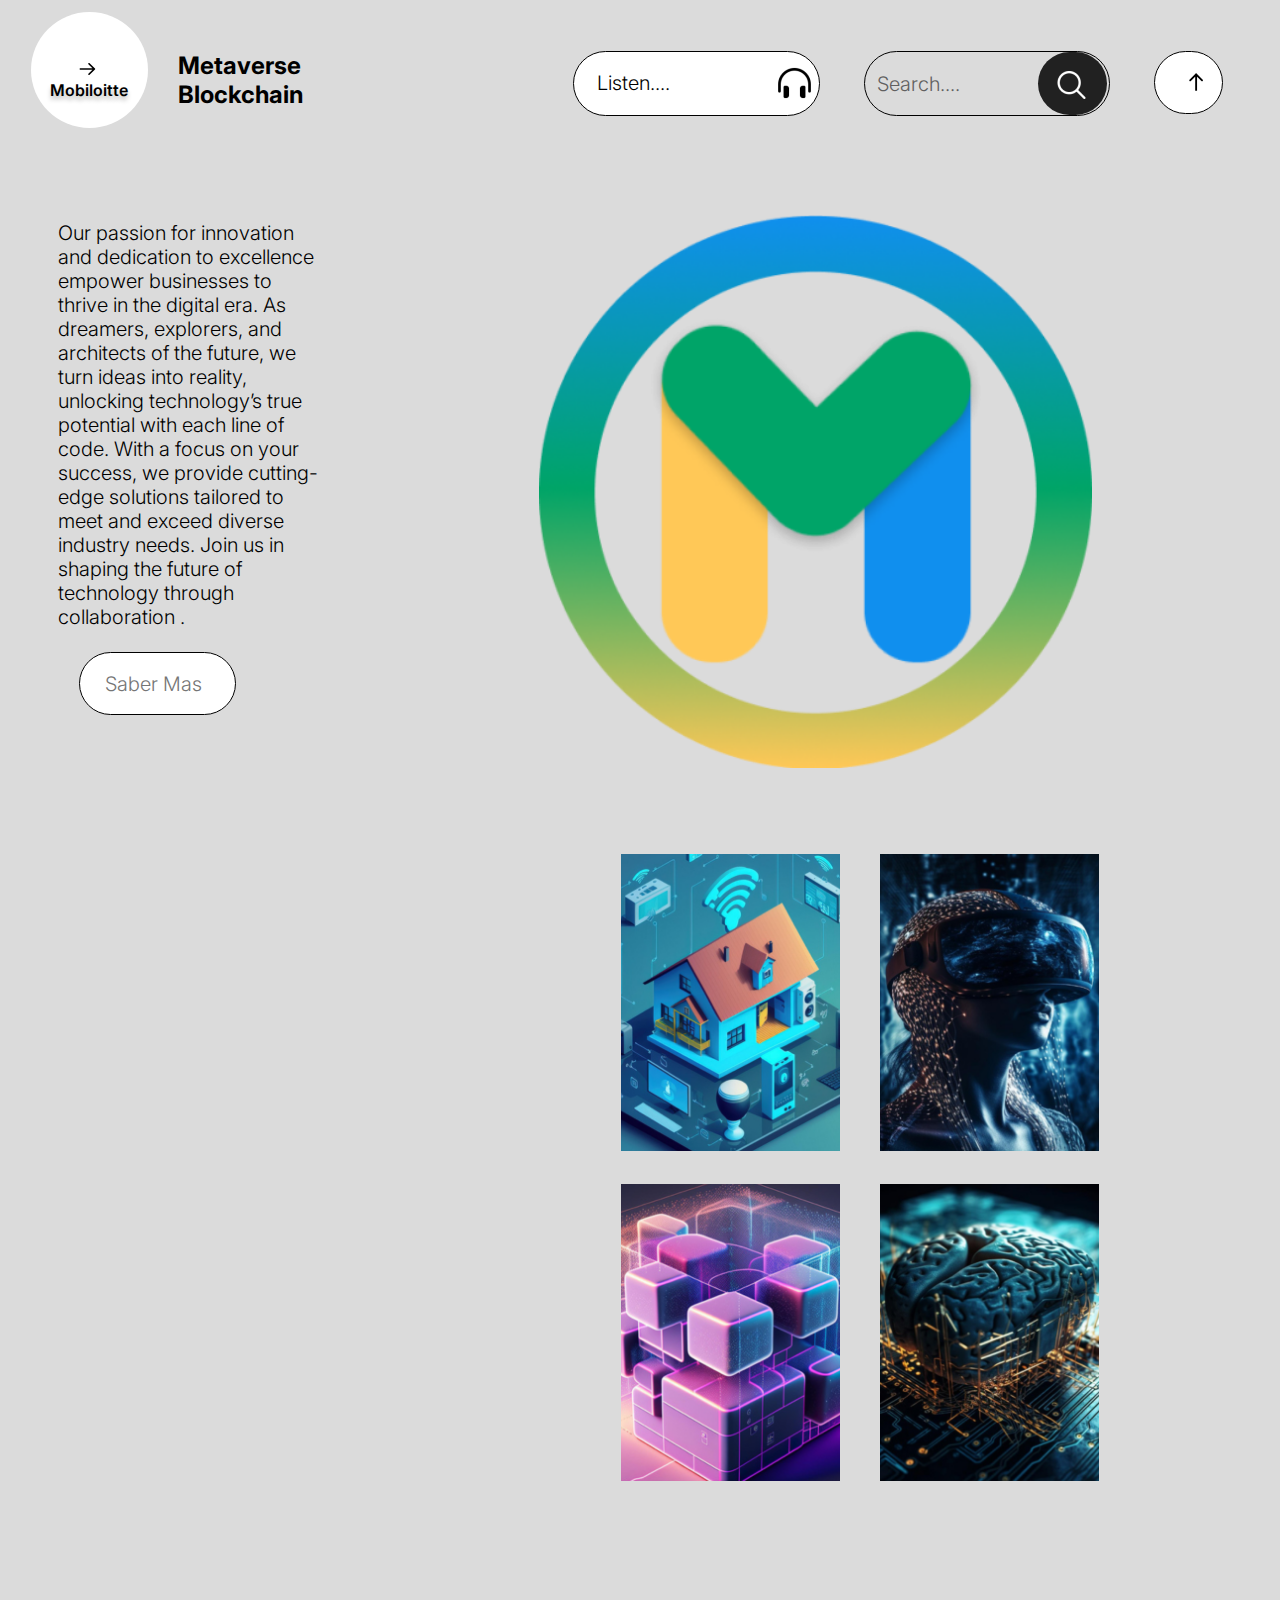
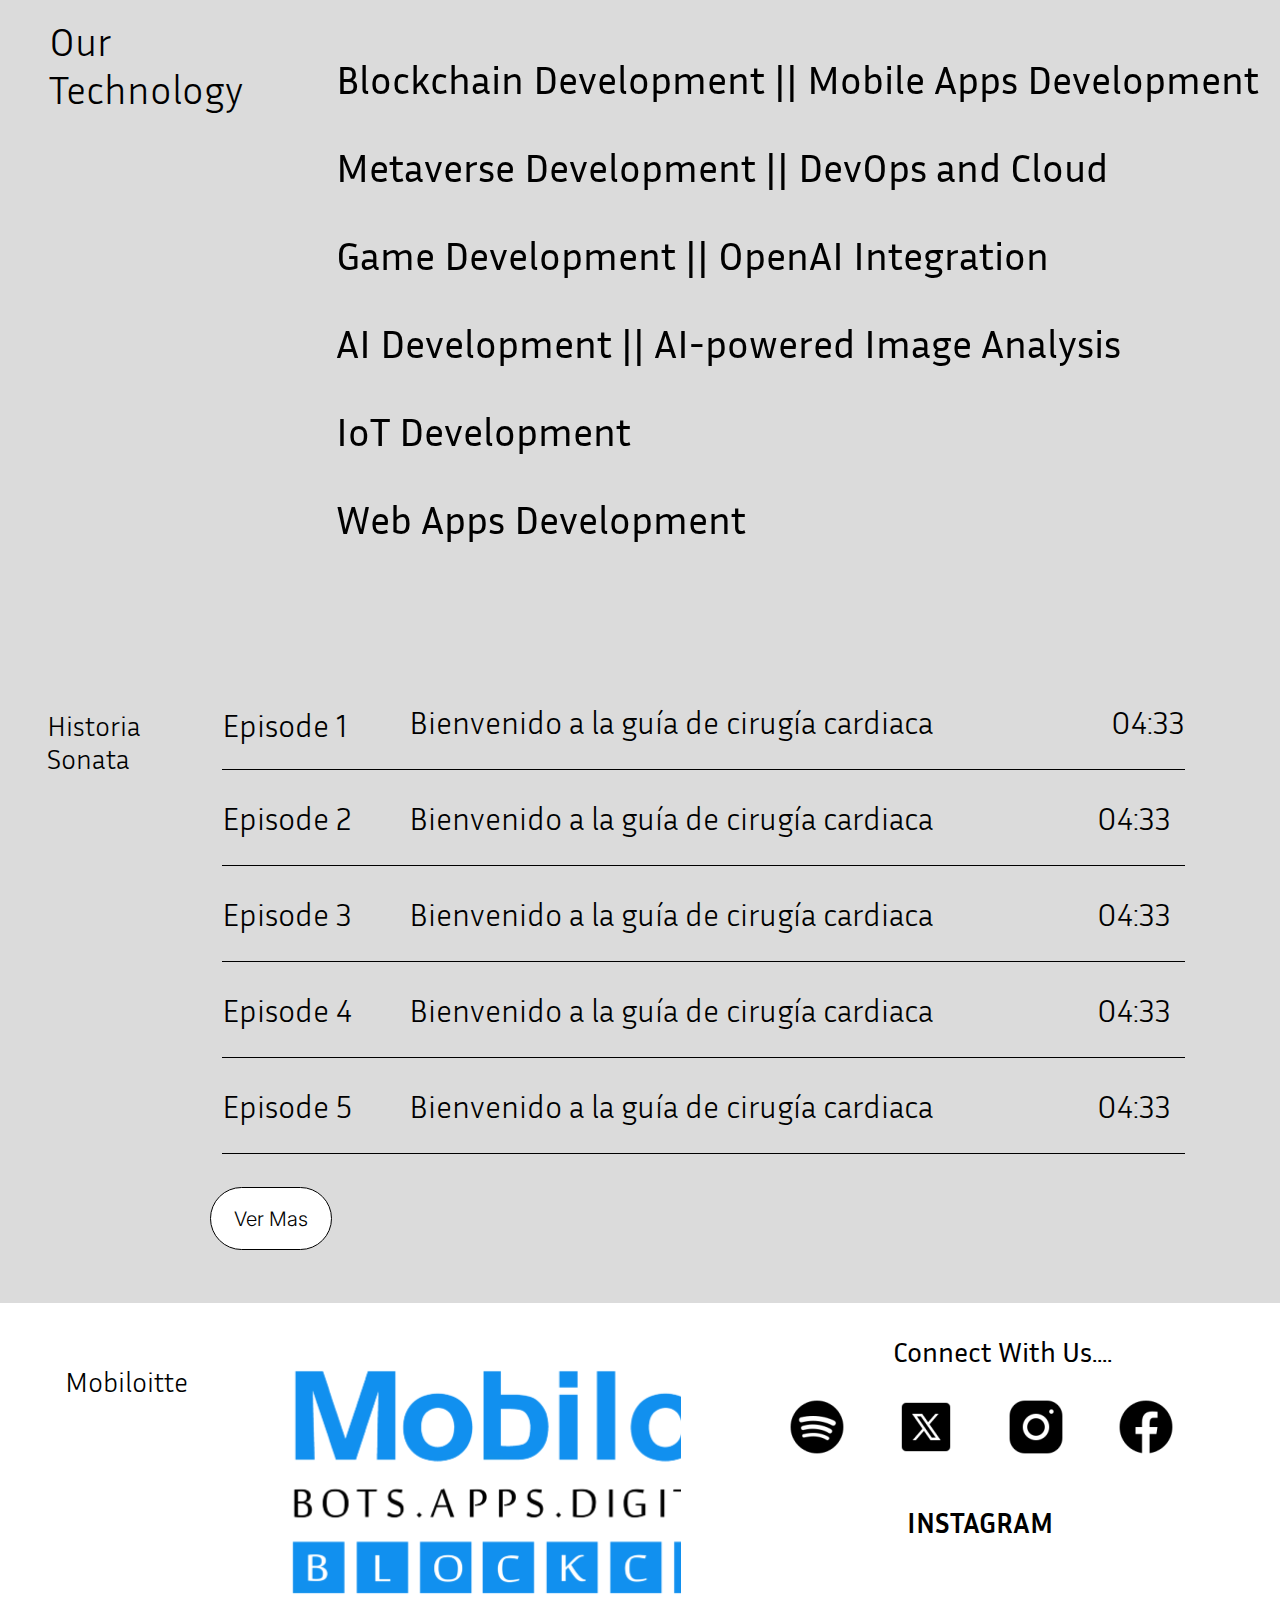
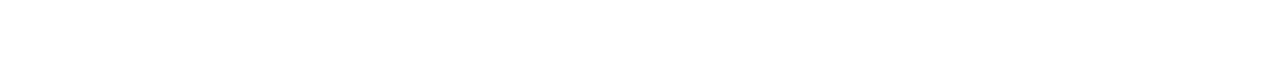
<file: dashboard3.html>
<!DOCTYPE html>
<html>
  <head>
    <meta charset="utf-8" />
    <meta name="viewport" content="initial-scale=1, width=device-width" />

    <link rel="stylesheet" href="./global.css" />
    <link rel="stylesheet" href="./dashboard-3.css" />
    <link
      rel="stylesheet"
      href="https://fonts.googleapis.com/css2?family=Inter:wght@300;400;600;700&display=swap"
    />
    <link
      rel="stylesheet"
      href="https://fonts.googleapis.com/css2?family=Inria Sans:wght@300;400;700&display=swap"
    />
  </head>
  <body>
    <div class="dashboard-3">
      <section class="frame-parent4">
        <div class="inner-frame">
          <div class="sub-frame">
            <div class="lorem-i-psum-text-parent">
              <div class="lorem-i-psum-text">
                <div class="title-frame">
                  <div class="circular-element" id="circularElement"></div>
                  <div class="lorem-epsom1">
                    <span>
                    
                      <span class="orem-epsom1" style="font-size: medium;">Mobiloitte</span>
                    </span>
                  </div>
                </div>
                <img
                  class="lorem-i-psum-text-child"
                  loading="eager"
                  alt=""
                  src="./public/arrow-1.svg"
                />
              </div>
              <b class="guia-de-cirugia1">Metaverse  Blockchain</b>
            </div>
            <div class="guide-title-frame">
              <div class="image-frame">
                <div class="si-ests-leyendo1">
                  Our passion for innovation and dedication to excellence empower businesses to thrive in the digital era.
                  As dreamers, explorers, and architects of the future, we turn ideas into reality, unlocking technology’s 
                  true potential with each line of code. With a focus on your success, we provide cutting-edge solutions tailored
                   to meet and exceed diverse industry needs. Join us in shaping the future of technology through collaboration .
           
                </div>
                <div class="episode-text">
                  <div class="header-frame">
                    <div class="search-frame"></div>
                    <input
                      class="saber-mas1"
                      placeholder="Saber Mas"
                      type="text"
                    />
                  </div>
                </div>
              </div>
            </div>
          </div>
          <div class="main-image">
            <div class="complete-content-frame">
              <div class="line-frames2">
                <button class="cardiac-guide-container">
                  <div class="cardiac-guide-container-child"></div>
                  <div class="cardiac-info-frame">
                    <div class="historia-sonora1">Listen....</div>
                  </div>
                  <img
                    class="headphones-icon2"
                    alt=""
                    src="./public/headphones@2x.png"
                  />
                </button>
                <div class="background-image">
                  <div class="background-image-child"></div>
                  <div class="historia2">Search....</div>
                  <div class="complete-guide-frame">
                    <div class="complete-guide-frame-child"></div>
                    <img
                      class="search-icon1"
                      loading="eager"
                      alt=""
                      src="./public/search@2x.png"
                    />
                  </div>
                </div>
                <div class="bienvenido-message">
                  <div class="arrow-icon" id="arrowIcon"></div>
                  <img
                    class="bienvenido-message-child"
                    loading="eager"
                    alt=""
                    src="./public/arrow-2.svg"
                  />
                </div>
              </div>
            </div>
            <img
              class="image-15-icon"
              loading="eager"
              alt=""
              src="./images/mobil.png"
            />
          </div>
        </div>
      </section>
      <section class="main-image1">
        <div class="multi-frame-container">
          <div class="frame-row">
            <div class="frame-separator">
              <div class="episode-title-text">
                <img
                  class="image-10-icon"
                  loading="eager"
                  alt=""
                  src="./images/iot.png"
                />

                <img
                  class="image-9-icon"
                  loading="eager"
                  alt=""
                  src="./images/meta.png"
                />
              </div>
              
              <div class="episode-title-text2">
                <img
                  class="image-13-icon"
                  loading="eager"
                  alt=""
                  src="./images/block.png"
                />

                <img
                  class="image-14-icon"
                  loading="eager"
                  alt=""
                  src="./images/ai.png"
                />
              </div>
            </div>
          </div>
          <div class="full-content-frame">
            <div class="considerations-frame">
              <div class="contendio-completo1">
                <span>
                  <p class="contendio1">Our</p>
                  <p class="completo1">Technology</p>
                </span>
              </div>
            </div>
            <div class="pdcast15-consideraciones-en-container">
              <span>
                <p class="pdcast15-consideraciones-en">
                  Blockchain Development  ||  Mobile Apps Development
                </p>
                <p class="alimentacin-y-estilo">
                  Metaverse Development  ||  DevOps and Cloud
                </p>
                <p class="cardiaca-posoperatoria5-ries">
                  Game Development  ||  OpenAI Integration
                </p>
                <p class="complicaciones3-preocupacion">
                  AI Development  ||  AI-powered Image Analysis
                </p>
                <p class="preguntas-frecuentes-soy">
                  IoT Development
                </p>
                <p class="enfermedades-cardiovasculares">
                  Web Apps Development
                </p>
                
              </span>
            </div>
          </div>
          <div class="historia-sonata-text">
            <div class="historia-sonata-wrapper">
              <div class="historia-sonata2">
                <span>
                  <p class="historia3">Historia</p>
                  <p class="sonata1">Sonata</p>
                </span>
              </div>
            </div>
            <div class="podcast-title">
              <div class="episode-text1">
                <div class="welcome-message">
                  <div class="episode">
                    <div class="episode-11">Episode 1</div>
                  </div>
                  <div class="bienvenido-a-la5">
                    Bienvenido a la guía de cirugía cardiaca
                  </div>
                </div>
                <div class="section-title-line">04:33</div>
              </div>
              <div class="image-container">
                <div class="frame-frame-frame"></div>
                <div class="frame-frame-frame1">
                  <div class="content-frame1">
                    <div class="episode-21">Episode 2</div>
                    <div class="bienvenido-a-la6">
                      Bienvenido a la guía de cirugía cardiaca
                    </div>
                  </div>
                  <div class="div3">04:33</div>
                </div>
                <div class="frame-frame-frame2"></div>
                <div class="frame-frame-frame3">
                  <div class="episode-3-group">
                    <div class="episode-31">Episode 3</div>
                    <div class="bienvenido-a-la7">
                      Bienvenido a la guía de cirugía cardiaca
                    </div>
                  </div>
                  <div class="div4">04:33</div>
                </div>
                <div class="frame-frame-frame4"></div>
                <div class="frame-frame-frame5">
                  <div class="episode-4-group">
                    <div class="episode-41">Episode 4</div>
                    <div class="bienvenido-a-la8">
                      Bienvenido a la guía de cirugía cardiaca
                    </div>
                  </div>
                  <div class="div5">04:33</div>
                </div>
                <div class="frame-frame-frame6"></div>
                <div class="frame-frame-frame7">
                  <div class="episode-5-group">
                    <div class="episode-51">Episode 5</div>
                    <div class="bienvenido-a-la9">
                      Bienvenido a la guía de cirugía cardiaca
                    </div>
                  </div>
                  <div class="div6">04:33</div>
                </div>
                <div class="frame-frame-frame8"></div>
              </div>
              <div class="ver-mas-button">
                <div class="rectangle-container">
                  <div class="social-media-icons"></div>
                  <div class="ver-mas1">Ver Mas</div>
                </div>
              </div>
            </div>
          </div>
        </div>
      </section>
      <footer class="main-menu-frame">
        <div class="main-menu-frame-child"></div>
        <div class="thank-you-image">
          <div class="guide-frame">
            <div class="gracias1">Mobiloitte</div>
            <img
              class="image-6-icon1"
              loading="eager"
              alt=""
              src="./images/mobillogo.png"
            />
          </div>
        </div>
        <div class="complete-podcast-frame">
          <div class="spotify-logo-frame">
            <img
              class="spotify-icon1"
              loading="eager"
              alt=""
              src="./public/spotify@2x.png"
            />
          </div>
          <div class="instagram-icon-frame1">
            <div class="twitter-icon-frame">
              <div class="historia-sonata3">Connect With Us....</div>
              <div class="social-media-links-frame">
                <img
                  class="twitterx-icon1"
                  loading="eager"
                  alt=""
                  src="./public/twitterx@2x.png"
                />

                <img
                  class="instagram-icon1"
                  loading="eager"
                  alt=""
                  src="./public/instagram@2x.png"
                />

                <img
                  class="facebook-icon1"
                  loading="eager"
                  alt=""
                  src="./public/facebook@2x.png"
                />
              </div>
            </div>
            <div class="i-g-logo-frame">
              <b class="instagram1">INSTAGRAM</b>
            </div>
          </div>
        </div>
      </footer>
    </div>

    <script>
      var circularElement = document.getElementById("circularElement");
      if (circularElement) {
        circularElement.addEventListener("click", function (e) {
          window.location.href = "./index.html";
        });
      }
      
      var arrowIcon = document.getElementById("arrowIcon");
      if (arrowIcon) {
        arrowIcon.addEventListener("click", function (e) {
          window.location.href = "./dashboard.html";
        });
      }
      </script>
  </body>
</html>
</file>
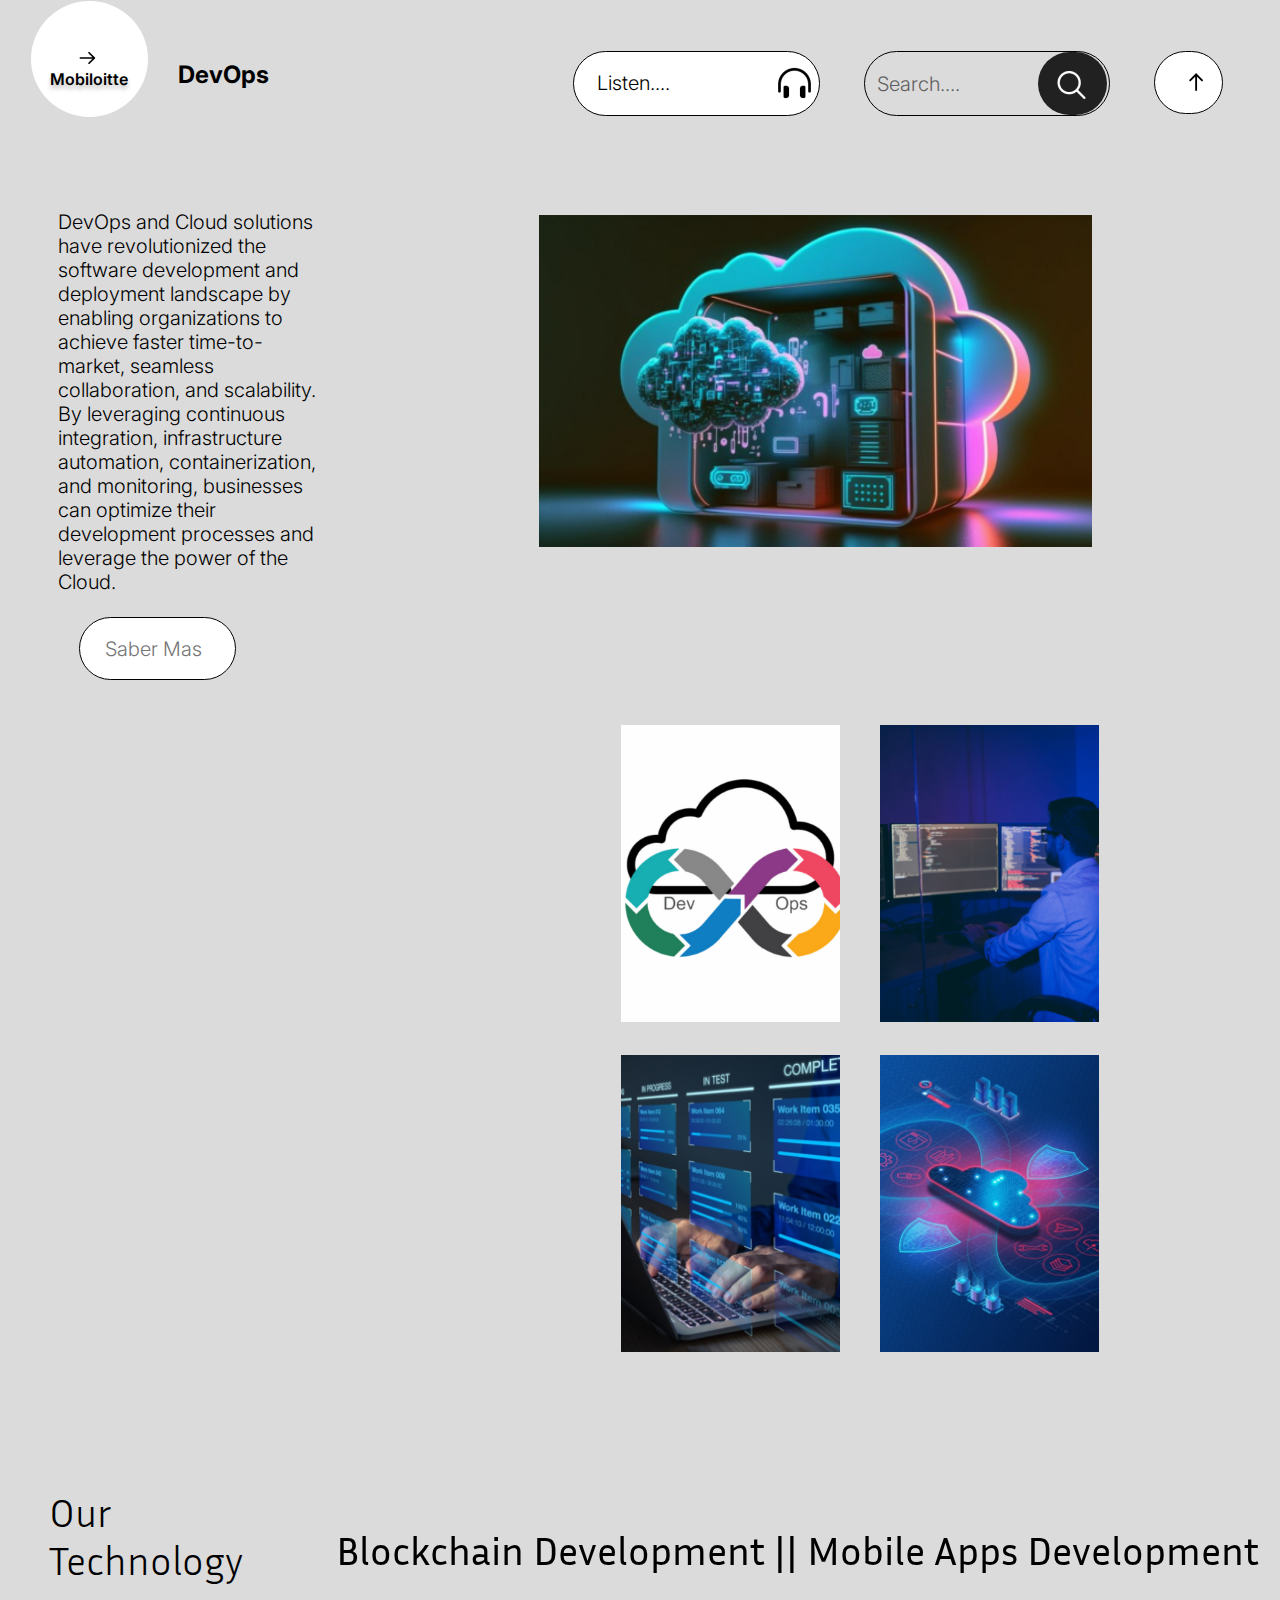
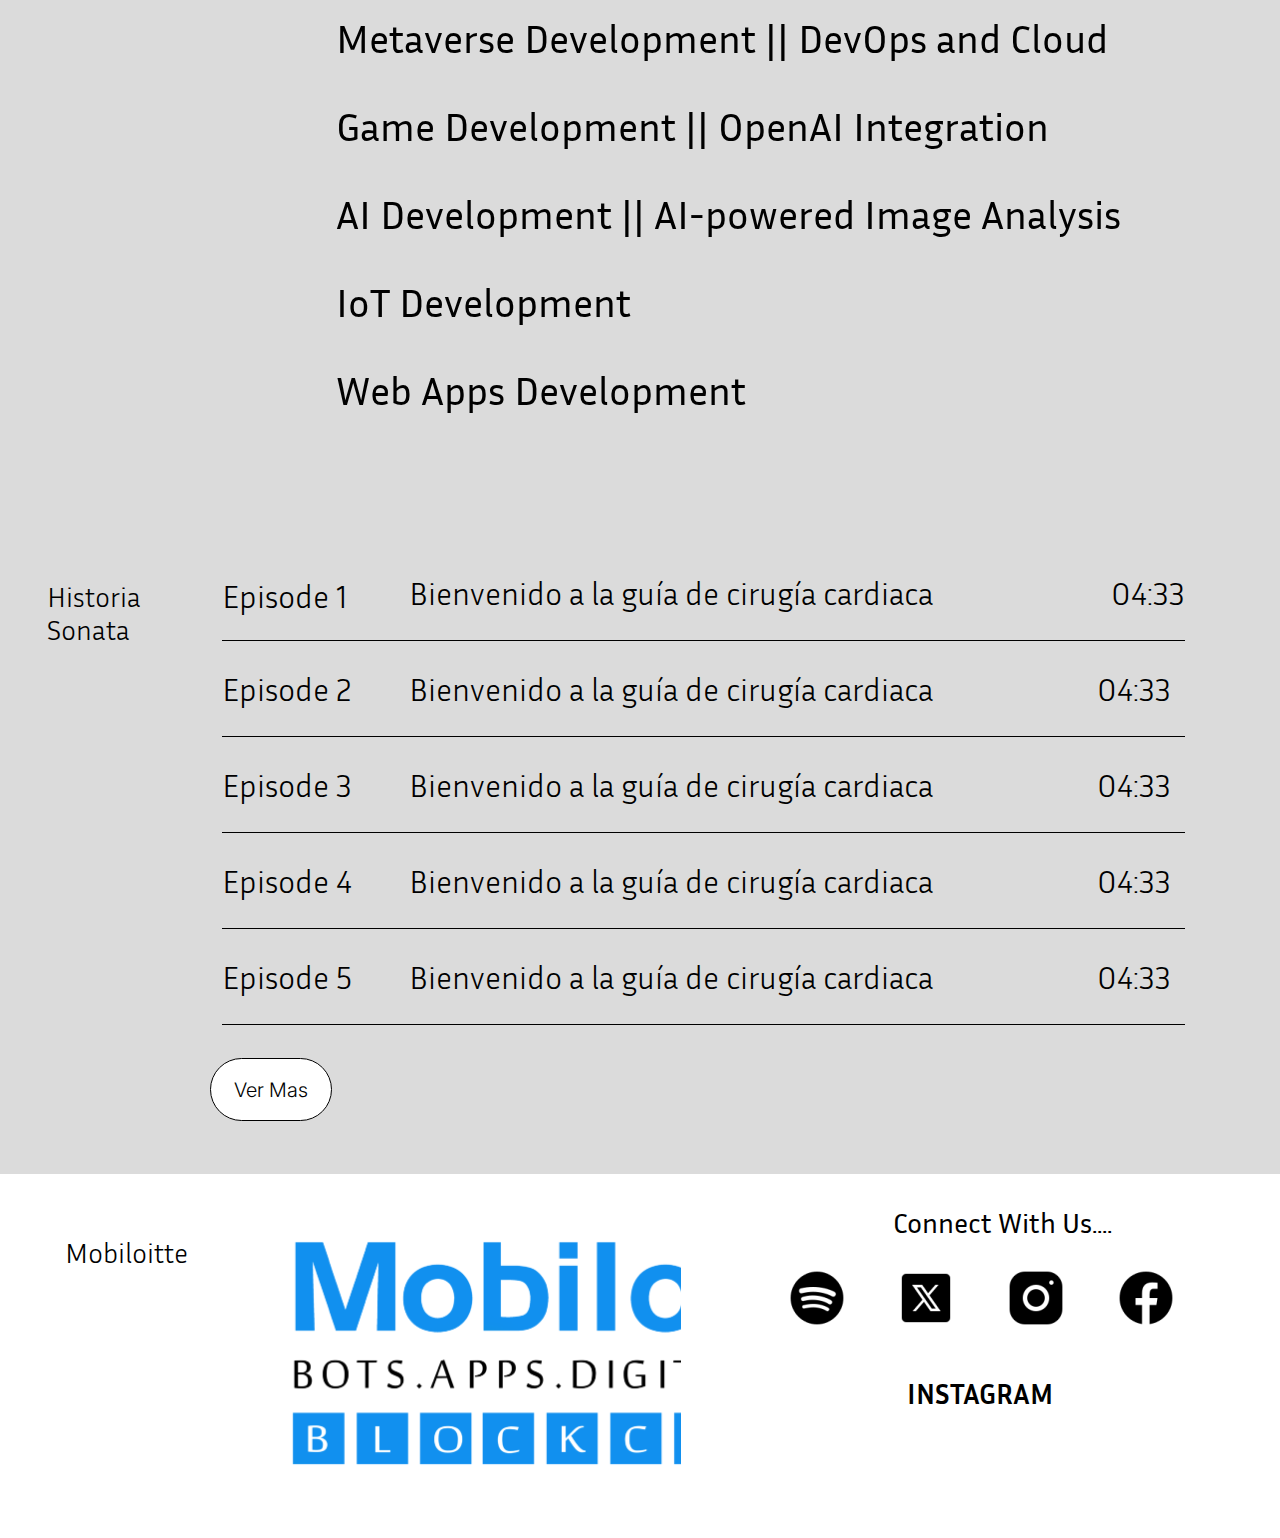
<file: devopsPage.html>
<!DOCTYPE html>
<html>
  <head>
    <meta charset="utf-8" />
    <meta name="viewport" content="initial-scale=1, width=device-width" />

    <link rel="stylesheet" href="./global.css" />
    <link rel="stylesheet" href="./dashboard-3.css" />
    <link
      rel="stylesheet"
      href="https://fonts.googleapis.com/css2?family=Inter:wght@300;400;600;700&display=swap"
    />
    <link
      rel="stylesheet"
      href="https://fonts.googleapis.com/css2?family=Inria Sans:wght@300;400;700&display=swap"
    />
  </head>
  <body>
    <div class="dashboard-3">
      <section class="frame-parent4">
        <div class="inner-frame">
          <div class="sub-frame">
            <div class="lorem-i-psum-text-parent">
              <div class="lorem-i-psum-text">
                <div class="title-frame">
                  <div class="circular-element" id="circularElement"></div>
                  <div class="lorem-epsom1">
                    <span>
                    
                      <span class="orem-epsom1" style="font-size: medium;">Mobiloitte</span>
                    </span>
                  </div>
                </div>
                <img
                  class="lorem-i-psum-text-child"
                  loading="eager"
                  alt=""
                  src="./public/arrow-1.svg"
                />
              </div>
              <b class="guia-de-cirugia1">DevOps</b>
            </div>
            <div class="guide-title-frame">
              <div class="image-frame">
                <div class="si-ests-leyendo1">
                  DevOps and Cloud solutions have revolutionized the software development and deployment landscape by
                   enabling organizations to achieve faster time-to-market, seamless collaboration, and scalability.
                    By leveraging continuous integration, infrastructure automation, containerization, and monitoring,
                     businesses can optimize their development processes and leverage the power of the Cloud.
                     
           
                </div>
                <div class="episode-text">
                  <div class="header-frame">
                    <div class="search-frame"></div>
                    <input
                      class="saber-mas1"
                      placeholder="Saber Mas"
                      type="text"
                    />
                  </div>
                </div>
              </div>
            </div>
          </div>
          <div class="main-image">
            <div class="complete-content-frame">
              <div class="line-frames2">
                <button class="cardiac-guide-container">
                  <div class="cardiac-guide-container-child"></div>
                  <div class="cardiac-info-frame">
                    <div class="historia-sonora1">Listen....</div>
                  </div>
                  <img
                    class="headphones-icon2"
                    alt=""
                    src="./public/headphones@2x.png"
                  />
                </button>
                <div class="background-image">
                  <div class="background-image-child"></div>
                  <div class="historia2">Search....</div>
                  <div class="complete-guide-frame">
                    <div class="complete-guide-frame-child"></div>
                    <img
                      class="search-icon1"
                      loading="eager"
                      alt=""
                      src="./public/search@2x.png"
                    />
                  </div>
                </div>
                <div class="bienvenido-message">
                  <div class="arrow-icon" id="arrowIcon"></div>
                  <img
                    class="bienvenido-message-child"
                    loading="eager"
                    alt=""
                    src="./public/arrow-2.svg"
                  />
                </div>
              </div>
            </div>
            <img
              class="image-15-icon"
              loading="eager"
              alt=""
              src="./images/dev6.png"
            />
          </div>
        </div>
      </section>
      <section class="main-image1">
        <div class="multi-frame-container">
          <div class="frame-row">
            <div class="frame-separator">
              <div class="episode-title-text">
                <img
                  class="image-10-icon"
                  loading="eager"
                  alt=""
                  src="./images/dev5.png"
                />

                <img
                  class="image-9-icon"
                  loading="eager"
                  alt=""
                  src="./images/dev4.png"
                />
              </div>
              
              <div class="episode-title-text2">
                <img
                  class="image-13-icon"
                  loading="eager"
                  alt=""
                  src="./images/dev3.png"
                />

                <img
                  class="image-14-icon"
                  loading="eager"
                  alt=""
                  src="./images/dev2.png"
                />
              </div>
            </div>
          </div>
          <div class="full-content-frame">
            <div class="considerations-frame">
              <div class="contendio-completo1">
                <span>
                  <p class="contendio1">Our</p>
                  <p class="completo1">Technology</p>
                </span>
              </div>
            </div>
            <div class="pdcast15-consideraciones-en-container">
              <span>
                <p class="pdcast15-consideraciones-en">
                  Blockchain Development  ||  Mobile Apps Development
                </p>
                <p class="alimentacin-y-estilo">
                  Metaverse Development  ||  DevOps and Cloud
                </p>
                <p class="cardiaca-posoperatoria5-ries">
                  Game Development  ||  OpenAI Integration
                </p>
                <p class="complicaciones3-preocupacion">
                  AI Development  ||  AI-powered Image Analysis
                </p>
                <p class="preguntas-frecuentes-soy">
                  IoT Development
                </p>
                <p class="enfermedades-cardiovasculares">
                  Web Apps Development
                </p>
                
              </span>
            </div>
          </div>
          <div class="historia-sonata-text">
            <div class="historia-sonata-wrapper">
              <div class="historia-sonata2">
                <span>
                  <p class="historia3">Historia</p>
                  <p class="sonata1">Sonata</p>
                </span>
              </div>
            </div>
            <div class="podcast-title">
              <div class="episode-text1">
                <div class="welcome-message">
                  <div class="episode">
                    <div class="episode-11">Episode 1</div>
                  </div>
                  <div class="bienvenido-a-la5">
                    Bienvenido a la guía de cirugía cardiaca
                  </div>
                </div>
                <div class="section-title-line">04:33</div>
              </div>
              <div class="image-container">
                <div class="frame-frame-frame"></div>
                <div class="frame-frame-frame1">
                  <div class="content-frame1">
                    <div class="episode-21">Episode 2</div>
                    <div class="bienvenido-a-la6">
                      Bienvenido a la guía de cirugía cardiaca
                    </div>
                  </div>
                  <div class="div3">04:33</div>
                </div>
                <div class="frame-frame-frame2"></div>
                <div class="frame-frame-frame3">
                  <div class="episode-3-group">
                    <div class="episode-31">Episode 3</div>
                    <div class="bienvenido-a-la7">
                      Bienvenido a la guía de cirugía cardiaca
                    </div>
                  </div>
                  <div class="div4">04:33</div>
                </div>
                <div class="frame-frame-frame4"></div>
                <div class="frame-frame-frame5">
                  <div class="episode-4-group">
                    <div class="episode-41">Episode 4</div>
                    <div class="bienvenido-a-la8">
                      Bienvenido a la guía de cirugía cardiaca
                    </div>
                  </div>
                  <div class="div5">04:33</div>
                </div>
                <div class="frame-frame-frame6"></div>
                <div class="frame-frame-frame7">
                  <div class="episode-5-group">
                    <div class="episode-51">Episode 5</div>
                    <div class="bienvenido-a-la9">
                      Bienvenido a la guía de cirugía cardiaca
                    </div>
                  </div>
                  <div class="div6">04:33</div>
                </div>
                <div class="frame-frame-frame8"></div>
              </div>
              <div class="ver-mas-button">
                <div class="rectangle-container">
                  <div class="social-media-icons"></div>
                  <div class="ver-mas1">Ver Mas</div>
                </div>
              </div>
            </div>
          </div>
        </div>
      </section>
      <footer class="main-menu-frame">
        <div class="main-menu-frame-child"></div>
        <div class="thank-you-image">
          <div class="guide-frame">
            <div class="gracias1">Mobiloitte</div>
            <img
              class="image-6-icon1"
              loading="eager"
              alt=""
              src="./images/mobillogo.png"
            />
          </div>
        </div>
        <div class="complete-podcast-frame">
          <div class="spotify-logo-frame">
            <img
              class="spotify-icon1"
              loading="eager"
              alt=""
              src="./public/spotify@2x.png"
            />
          </div>
          <div class="instagram-icon-frame1">
            <div class="twitter-icon-frame">
              <div class="historia-sonata3">Connect With Us....</div>
              <div class="social-media-links-frame">
                <img
                  class="twitterx-icon1"
                  loading="eager"
                  alt=""
                  src="./public/twitterx@2x.png"
                />

                <img
                  class="instagram-icon1"
                  loading="eager"
                  alt=""
                  src="./public/instagram@2x.png"
                />

                <img
                  class="facebook-icon1"
                  loading="eager"
                  alt=""
                  src="./public/facebook@2x.png"
                />
              </div>
            </div>
            <div class="i-g-logo-frame">
              <b class="instagram1">INSTAGRAM</b>
            </div>
          </div>
        </div>
      </footer>
    </div>

    <script>
      var circularElement = document.getElementById("circularElement");
      if (circularElement) {
        circularElement.addEventListener("click", function (e) {
          window.location.href = "./index.html";
        });
      }
      
      var arrowIcon = document.getElementById("arrowIcon");
      if (arrowIcon) {
        arrowIcon.addEventListener("click", function (e) {
          window.location.href = "./dashboard.html";
        });
      }
      </script>
  </body>
</html>
</file>
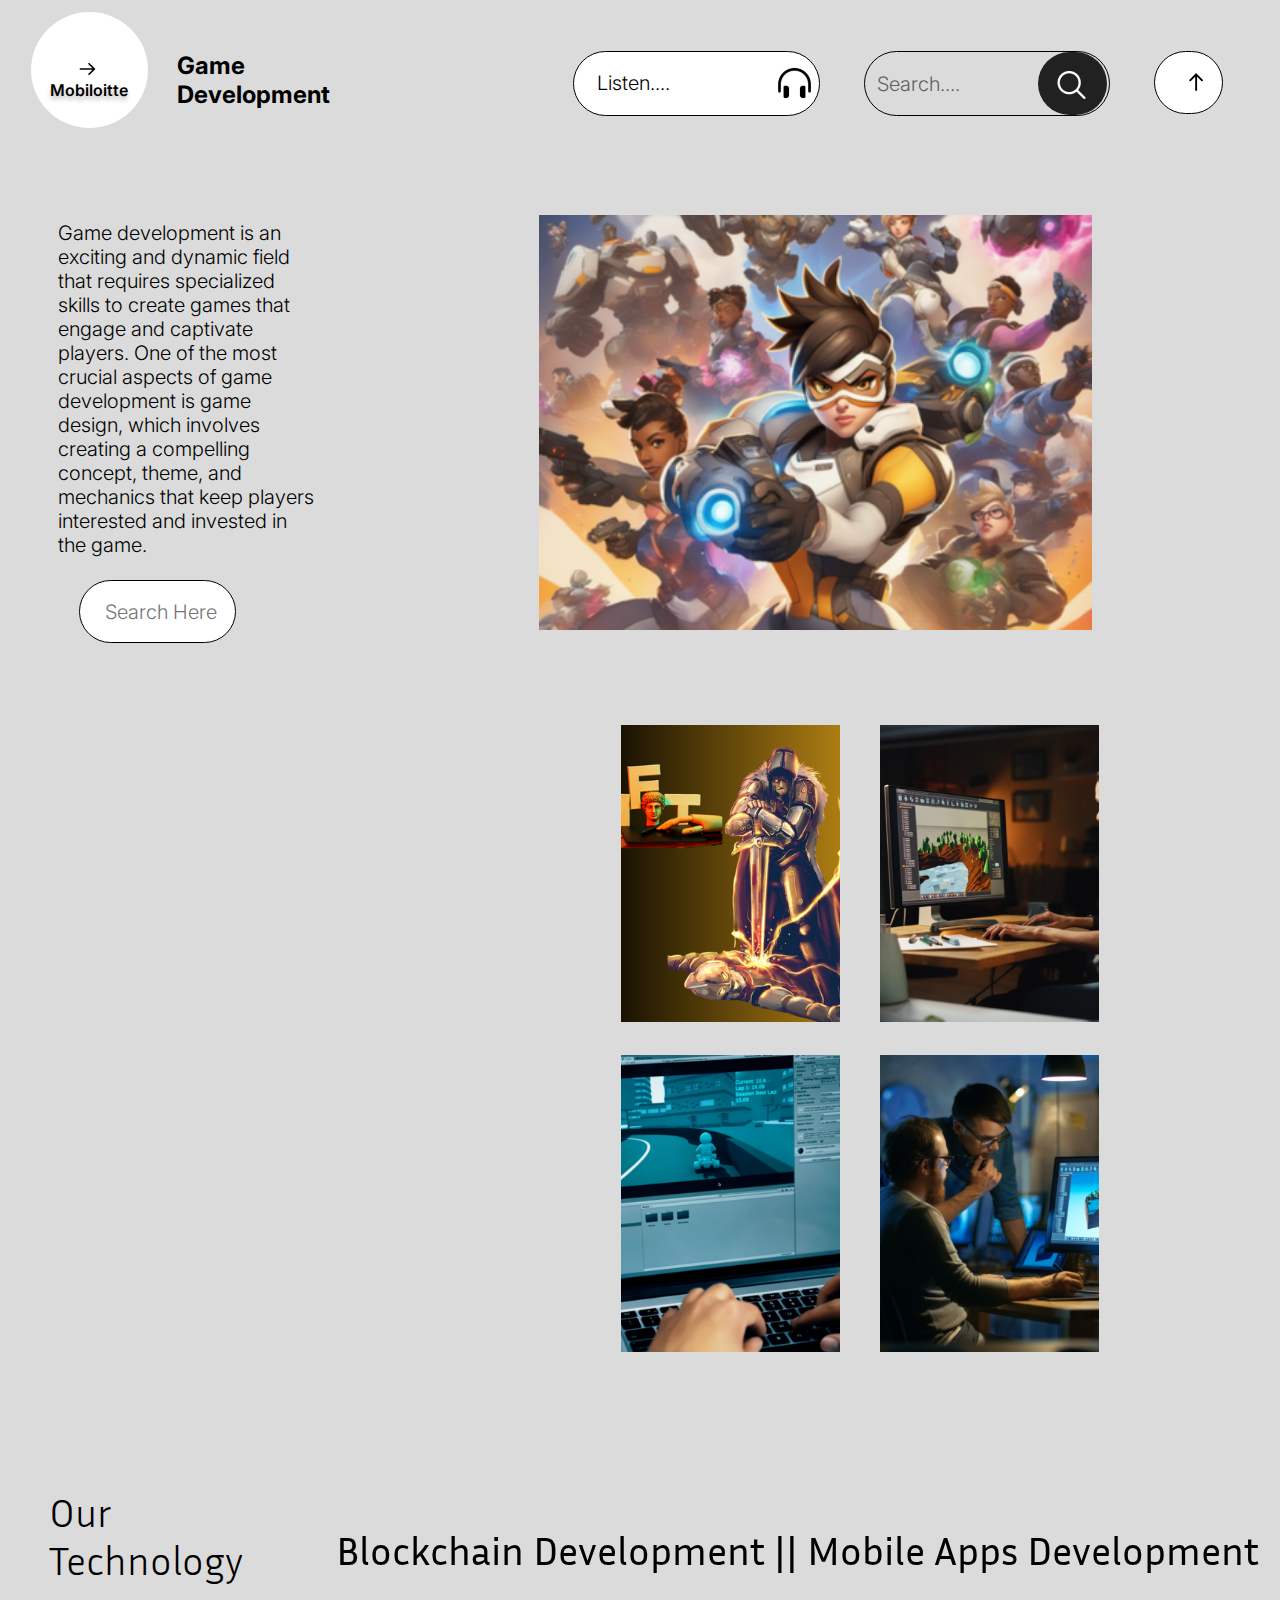
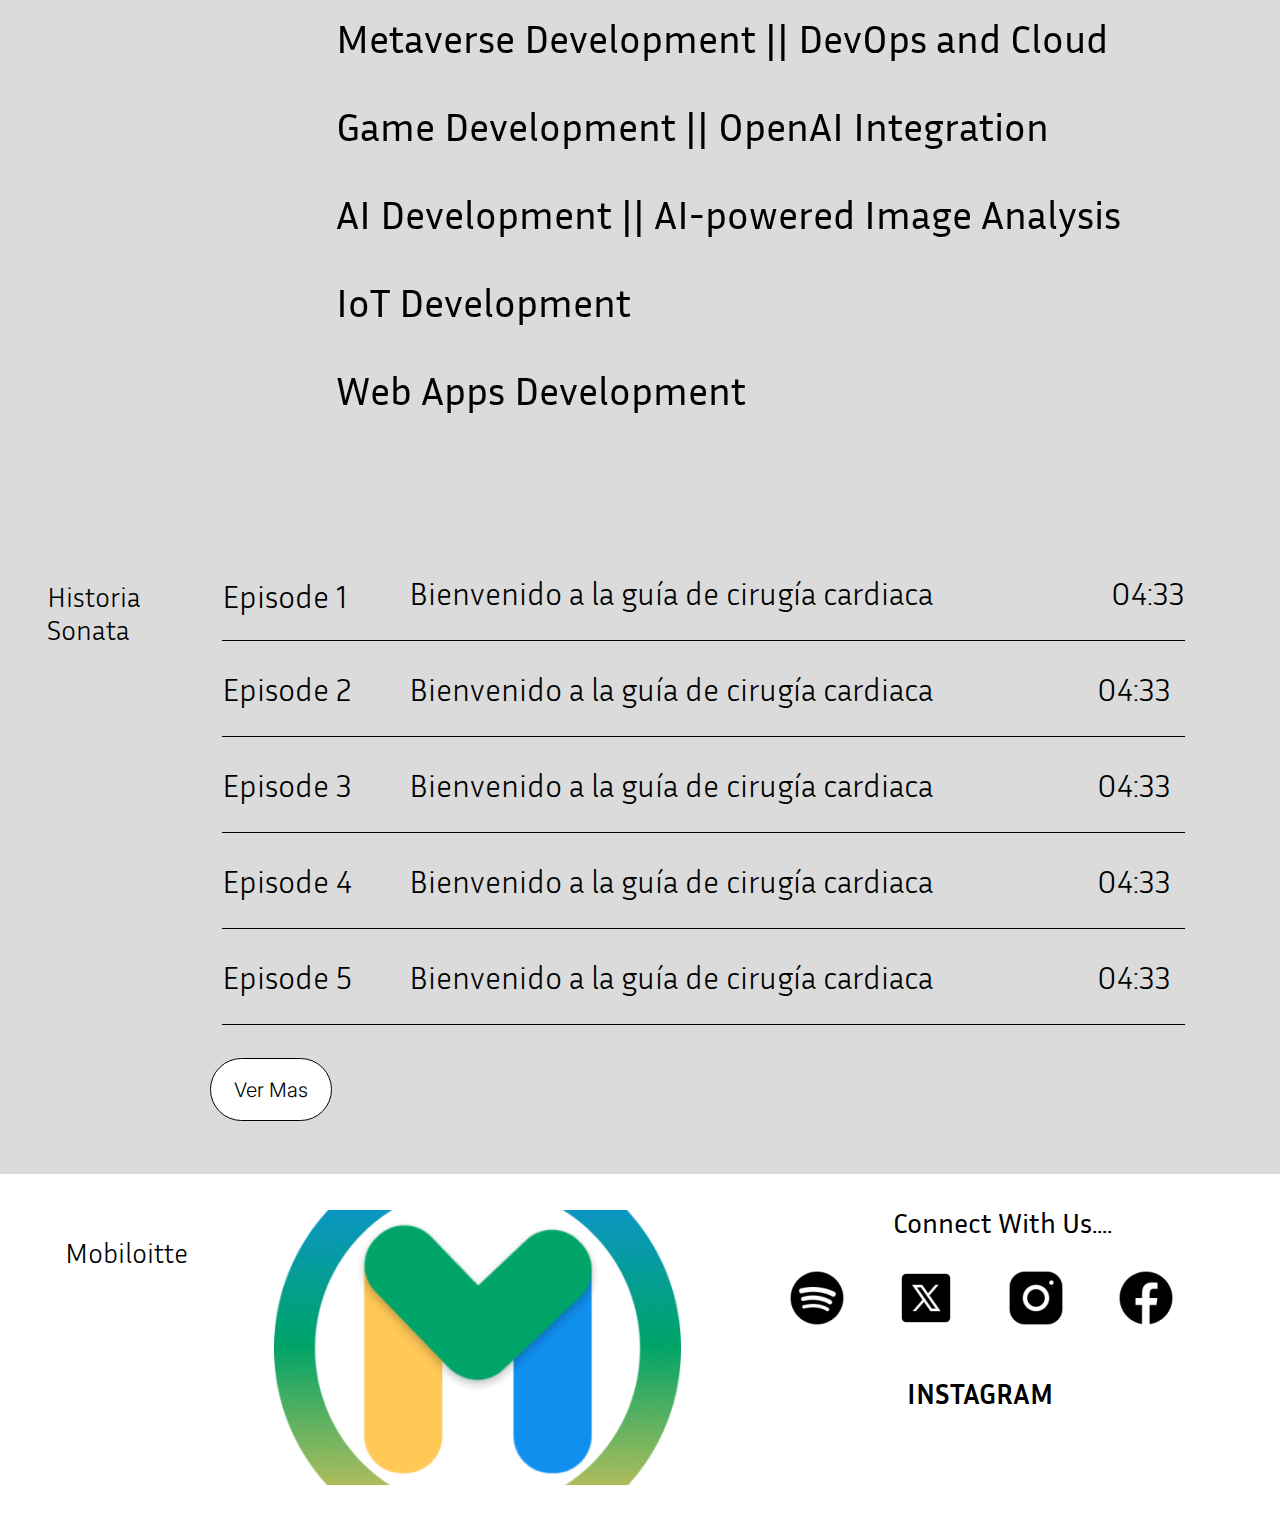
<file: gamepage.html>
<!DOCTYPE html>
<html>
  <head>
    <meta charset="utf-8" />
    <meta name="viewport" content="initial-scale=1, width=device-width" />

    <link rel="stylesheet" href="./global.css" />
    <link rel="stylesheet" href="./dashboard-3.css" />
    <link
      rel="stylesheet"
      href="https://fonts.googleapis.com/css2?family=Inter:wght@300;400;600;700&display=swap"
    />
    <link
      rel="stylesheet"
      href="https://fonts.googleapis.com/css2?family=Inria Sans:wght@300;400;700&display=swap"
    />
  </head>
  <body>
    <div class="dashboard-3">
      <section class="frame-parent4">
        <div class="inner-frame">
          <div class="sub-frame">
            <div class="lorem-i-psum-text-parent">
              <div class="lorem-i-psum-text">
                <div class="title-frame">
                  <div class="circular-element" id="circularElement"></div>
                  <div class="lorem-epsom1">
                    <span>
                    
                      <span class="orem-epsom1" style="font-size: medium;">Mobiloitte</span>
                    </span>
                  </div>
                </div>
                <img
                  class="lorem-i-psum-text-child"
                  loading="eager"
                  alt=""
                  src="./public/arrow-1.svg"
                />
              </div>
              <b class="guia-de-cirugia1">Game   Development</b>
            </div>
            <div class="guide-title-frame">
              <div class="image-frame">
                <div class="si-ests-leyendo1">
                    Game development is an exciting and dynamic field that requires specialized skills to create games that engage and captivate players. One of the most crucial aspects of game development is game design, which involves creating a compelling concept, theme, and mechanics that keep players interested and invested in the game.
           
                </div>
                <div class="episode-text">
                  <div class="header-frame">
                    <div class="search-frame"></div>
                    <input
                      class="saber-mas1"
                      placeholder="Search Here"
                      type="text"
                    />
                  </div>
                </div>
              </div>
            </div>
          </div>
          <div class="main-image">
            <div class="complete-content-frame">
              <div class="line-frames2">
                <button class="cardiac-guide-container">
                  <div class="cardiac-guide-container-child"></div>
                  <div class="cardiac-info-frame">
                    <div class="historia-sonora1">Listen....</div>
                  </div>
                  <img
                    class="headphones-icon2"
                    alt=""
                    src="./public/headphones@2x.png"
                  />
                </button>
                <div class="background-image">
                  <div class="background-image-child"></div>
                  <div class="historia2">Search....</div>
                  <div class="complete-guide-frame">
                    <div class="complete-guide-frame-child"></div>
                    <img
                      class="search-icon1"
                      loading="eager"
                      alt=""
                      src="./public/search@2x.png"
                    />
                  </div>
                </div>
                <div class="bienvenido-message">
                  <div class="arrow-icon" id="arrowIcon"></div>
                  <img
                    class="bienvenido-message-child"
                    loading="eager"
                    alt=""
                    src="./public/arrow-2.svg"
                  />
                </div>
              </div>
            </div>
            <img
              class="image-15-icon"
              loading="eager"
              alt=""
              src="./images/game.png"
            />
          </div>
        </div>
      </section>
      <section class="main-image1">
        <div class="multi-frame-container">
          <div class="frame-row">
            <div class="frame-separator">
              <div class="episode-title-text">
                <img
                  class="image-10-icon"
                  loading="eager"
                  alt=""
                  src="./images/g1.png"
                />

                <img
                  class="image-9-icon"
                  loading="eager"
                  alt=""
                  src="./images/g2.png"
                />
              </div>
              <div class="episode-title-text1">
                <img
                  class="image-11-icon"
                  loading="eager"
                  alt=""
                  src="./images/g3.png"
                />

                <img
                  class="image-12-icon"
                  loading="eager"
                  alt=""
                  src="./images/g5.png"
                />
              </div>
              
            </div>
          </div>
          <div class="full-content-frame">
            <div class="considerations-frame">
              <div class="contendio-completo1">
                <span>
                  <p class="contendio1">Our</p>
                  <p class="completo1">Technology</p>
                </span>
              </div>
            </div>
            <div class="pdcast15-consideraciones-en-container">
              <span>
                <p class="pdcast15-consideraciones-en">
                  Blockchain Development  ||  Mobile Apps Development
                </p>
                <p class="alimentacin-y-estilo">
                  Metaverse Development  ||  DevOps and Cloud
                </p>
                <p class="cardiaca-posoperatoria5-ries">
                  Game Development  ||  OpenAI Integration
                </p>
                <p class="complicaciones3-preocupacion">
                  AI Development  ||  AI-powered Image Analysis
                </p>
                <p class="preguntas-frecuentes-soy">
                  IoT Development
                </p>
                <p class="enfermedades-cardiovasculares">
                  Web Apps Development
                </p>
                
              </span>
            </div>
          </div>
          <div class="historia-sonata-text">
            <div class="historia-sonata-wrapper">
              <div class="historia-sonata2">
                <span>
                  <p class="historia3">Historia</p>
                  <p class="sonata1">Sonata</p>
                </span>
              </div>
            </div>
            <div class="podcast-title">
              <div class="episode-text1">
                <div class="welcome-message">
                  <div class="episode">
                    <div class="episode-11">Episode 1</div>
                  </div>
                  <div class="bienvenido-a-la5">
                    Bienvenido a la guía de cirugía cardiaca
                  </div>
                </div>
                <div class="section-title-line">04:33</div>
              </div>
              <div class="image-container">
                <div class="frame-frame-frame"></div>
                <div class="frame-frame-frame1">
                  <div class="content-frame1">
                    <div class="episode-21">Episode 2</div>
                    <div class="bienvenido-a-la6">
                      Bienvenido a la guía de cirugía cardiaca
                    </div>
                  </div>
                  <div class="div3">04:33</div>
                </div>
                <div class="frame-frame-frame2"></div>
                <div class="frame-frame-frame3">
                  <div class="episode-3-group">
                    <div class="episode-31">Episode 3</div>
                    <div class="bienvenido-a-la7">
                      Bienvenido a la guía de cirugía cardiaca
                    </div>
                  </div>
                  <div class="div4">04:33</div>
                </div>
                <div class="frame-frame-frame4"></div>
                <div class="frame-frame-frame5">
                  <div class="episode-4-group">
                    <div class="episode-41">Episode 4</div>
                    <div class="bienvenido-a-la8">
                      Bienvenido a la guía de cirugía cardiaca
                    </div>
                  </div>
                  <div class="div5">04:33</div>
                </div>
                <div class="frame-frame-frame6"></div>
                <div class="frame-frame-frame7">
                  <div class="episode-5-group">
                    <div class="episode-51">Episode 5</div>
                    <div class="bienvenido-a-la9">
                      Bienvenido a la guía de cirugía cardiaca
                    </div>
                  </div>
                  <div class="div6">04:33</div>
                </div>
                <div class="frame-frame-frame8"></div>
              </div>
              <div class="ver-mas-button">
                <div class="rectangle-container">
                  <div class="social-media-icons"></div>
                  <div class="ver-mas1">Ver Mas</div>
                </div>
              </div>
            </div>
          </div>
        </div>
      </section>
      <footer class="main-menu-frame">
        <div class="main-menu-frame-child"></div>
        <div class="thank-you-image">
          <div class="guide-frame">
            <div class="gracias1">Mobiloitte</div>
            <img
              class="image-6-icon1"
              loading="eager"
              alt=""
              src="./images/mobil.png"
            />
          </div>
        </div>
        <div class="complete-podcast-frame">
          <div class="spotify-logo-frame">
            <img
              class="spotify-icon1"
              loading="eager"
              alt=""
              src="./public/spotify@2x.png"
            />
          </div>
          <div class="instagram-icon-frame1">
            <div class="twitter-icon-frame">
              <div class="historia-sonata3">Connect With Us....</div>
              <div class="social-media-links-frame">
                <img
                  class="twitterx-icon1"
                  loading="eager"
                  alt=""
                  src="./public/twitterx@2x.png"
                />

                <img
                  class="instagram-icon1"
                  loading="eager"
                  alt=""
                  src="./public/instagram@2x.png"
                />

                <img
                  class="facebook-icon1"
                  loading="eager"
                  alt=""
                  src="./public/facebook@2x.png"
                />
              </div>
            </div>
            <div class="i-g-logo-frame">
              <b class="instagram1">INSTAGRAM</b>
            </div>
          </div>
        </div>
      </footer>
    </div>

    <script>
      var circularElement = document.getElementById("circularElement");
      if (circularElement) {
        circularElement.addEventListener("click", function (e) {
          window.location.href = "./index.html";
        });
      }
      
      var arrowIcon = document.getElementById("arrowIcon");
      if (arrowIcon) {
        arrowIcon.addEventListener("click", function (e) {
          window.location.href = "./dashboard.html";
        });
      }
      </script>
  </body>
</html>
</file>
<file: global.css>
body {
  margin: 0;
  line-height: normal;
}

:root {
  /* fonts */
  --font-inria-sans: "Inria Sans";
  --font-inter: Inter;

  /* font sizes */
  --font-size-9xl: 28px;
  --font-size-3xl: 22px;
  --font-size-xl: 20px;
  --font-size-base: 16px;
  --font-size-13xl: 32px;
  --font-size-7xl: 26px;
  --font-size-lgi: 19px;
  --font-size-21xl: 40px;
  --font-size-5xl: 24px;
  --font-size-2xs: 11px;

  /* Colors */
  --color-gainsboro: #dbdbdb;
  --color-white: #fff;
  --color-black: #000;
  --color-dimgray-100: #615f5f;
  --color-dimgray-200: #4d4949;
  --color-gray: #212121;

  /* Gaps */
  --gap-73xl: 92px;
  --gap-16xl: 35px;
  --gap-24xl: 43px;
  --gap-xl: 20px;
  --gap-34xl: 53px;
  --gap-19xl: 38px;
  --gap-28xl: 47px;
  --gap-109xl: 128px;
  --gap-93xl: 112px;
  --gap-4xl: 23px;
  --gap-5xl: 24px;
  --gap-49xl: 68px;
  --gap-92xl: 111px;
  --gap-14xl: 33px;
  --gap-21xl: 40px;
  --gap-80xl: 99px;
  --gap-25xl: 44px;

  /* Paddings */
  --padding-32xl: 51px;
  --padding-lg: 18px;
  --padding-81xl: 100px;
  --padding-34xl: 53px;
  --padding-46xl: 65px;
  --padding-13xl: 32px;
  --padding-31xl: 50px;
  --padding-xl: 20px;
  --padding-15xl: 34px;
  --padding-sm: 14px;
  --padding-12xs: 1px;
  --padding-11xl: 30px;
  --padding-7xl: 26px;
  --padding-11xs: 2px;
  --padding-6xs: 7px;
  --padding-mini: 15px;
  --padding-lgi: 19px;
  --padding-8xl: 27px;
  --padding-xs: 12px;
  --padding-3xs: 10px;
  --padding-base: 16px;
  --padding-8xs: 5px;
  --padding-7xs: 6px;
  --padding-4xl: 23px;
  --padding-5xs: 8px;
  --padding-19xl: 38px;
  --padding-2xl: 21px;
  --padding-28xl: 47px;
  --padding-9xl: 28px;
  --padding-smi: 13px;
  --padding-39xl: 58px;
  --padding-62xl: 81px;
  --padding-14xl: 33px;

  /* Border radiuses */
  --br-23xl: 42px;
}
/* CSS */
.image-1-icon,
.image-2-icon,
.image-3-icon,
.image-4-icon,
.image-5-icon {
  position: absolute;
  top: 0;
  left: 0;
  width: 354px;
  height: 246px;
  object-fit: cover;
  cursor: pointer;
  transition: all 0.3s ease; /* Adding transition for smooth effect */
}

/* Applying hover effect */
.image-1-icon:hover,
.image-2-icon:hover,
.image-3-icon:hover,
.image-4-icon:hover,
.image-5-icon:hover {
  transform: scale(1.1); 
  z-index: 5; 
  border: 2px solid #ece7e7; 
  box-shadow: 0 0 5px rgba(0, 0, 0, 0.5); 
}

.pdcast15-consideraciones-en-container span p {
  transition: filter 0.3s ease;
  filter: blur(0);
}


.pdcast15-consideraciones-en-container:hover span p {
  filter: blur(2px);
}


.pdcast15-consideraciones-en-container:hover span p:hover {
  filter: blur(0);
}

.episode-frame {
  transition: transform 0.3s ease;
}


.episode-frame:hover {
  transform: scale(1.1);
}
.episode-frame-set-parent{
  transition: transform 0.3s ease;
}
.episode-frame-set-parent:hover{

  transform: scale(1.1);
}


.episode-3-parent{
  transition: transform 0.3s ease;
}
.episode-3-parent:hover{

  transform: scale(1.1);
}


.episode-4-parent{
  transition: transform 0.3s ease;
}
.episode-4-parent:hover{

  transform: scale(1.1);
}

.episode-5-parent{
  transition: transform 0.3s ease;
}
.episode-5-parent:hover{

  transform: scale(1.1);
}
</file>
<file: index.css>
.frame-child {
  height: 116px;
  width: 117px;
  position: absolute;
  margin: 0 !important;
  top: -59px;
  left: -19px;
  border-radius: 50%;
  background-color: var(--color-white);
}
.orem-epsom {
  font-weight: 600;
}
.ellipse-parent,
.lorem-epsom {
  display: flex;
  position: relative;
}
.lorem-epsom {
  height: 38px;
  flex: 1;
  align-items: center;
  text-shadow: 0 4px 4px rgba(0, 0, 0, 0.25);
  z-index: 1;
}
.ellipse-parent {
  align-self: stretch;
  flex-direction: row;
  align-items: flex-start;
  justify-content: flex-start;
}
.frame-item {
  width: 17.3px;
  height: 14.7px;
  position: absolute;
  margin: 0 !important;
  top: -0.5px;
  left: 28.9px;
  z-index: 1;
}
.frame-div,
.guia-de-cirugia {
  position: relative;
  display: flex;
  align-items: center;
}
.frame-div {
  height: 47px;
  width: 104px;
  flex-direction: column;
  justify-content: flex-end;
  padding: var(--padding-5xs) 0 0;
  box-sizing: border-box;
}
.guia-de-cirugia {
  align-self: stretch;
  flex: 1;
  font-size: var(--font-size-5xl);
}
.frame-container {
  align-self: stretch;
  height: 79px;
  display: flex;
  flex-direction: row;
  align-items: flex-end;
  justify-content: flex-start;
  gap: var(--gap-5xl);
}
.image-gallery,
.si-ests-leyendo {
  align-self: stretch;
  position: relative;
}
.si-ests-leyendo {
  flex: 1;
  font-weight: 300;
  display: flex;
  align-items: center;
}
.image-gallery {
  width: 145px;
  border-radius: var(--br-23xl);
  background-color: var(--color-white);
  border: 1px solid var(--color-black);
  box-sizing: border-box;
}
.saber-mas {
  width: 80%;
  border: 0;
  outline: 0;
  font-weight: 200;
  font-family: var(--font-inter);
  font-size: var(--font-size-xl);
  background-color: transparent;
  height: 33px;
  flex: 1;
  position: relative;
  color: var(--color-black);
  text-align: left;
  display: flex;
  align-items: center;
  min-width: 106px;
  z-index: 1;
  margin-left: -133px;
}

.image-gallery-parent,
.text-subtitle {
  align-self: stretch;
  display: flex;
  flex-direction: row;
  justify-content: flex-start;
 
}
.image-gallery-parent {
  flex: 1;
  align-items: start ;
  margin-top: 30px;
  margin-left: -20px;
  width: 50%;
}

.image-gallery:hover{
  background-image: linear-gradient(to right, rgb(238, 130, 130), rgb(240, 211, 157));
}
.text-subtitle {
  height: 63px;
  align-items: flex-start;
  padding: 0 var(--padding-19xl) 0 var(--padding-2xl);
  box-sizing: border-box;
}
.si-ests-leyendo-esto-es-porq-parent {
  align-self: stretch;
  flex: 1;
  flex-direction: column;
  align-items: center;
  gap: var(--gap-4xl);
}
.frame-group,
.frame-wrapper,
.si-ests-leyendo-esto-es-porq-parent {
  display: flex;
  justify-content: flex-start;
}
.frame-wrapper {
  align-self: stretch;
  flex: 1;
  flex-direction: row;
  align-items: flex-start;
  padding: 0 var(--padding-xs) 0 var(--padding-5xs);
  font-size: var(--font-size-xl);
}
.frame-group {
  height: 800px;
  width: 350px;
  flex-direction: column;
  align-items: center;
  gap: var(--gap-93xl);
  min-width: 380px;
}
.image-1-icon,
.image-2-icon,
.image-3-icon,
.image-4-icon,
.image-5-icon {
  position: absolute;
  top: 0;
  left: 0;
  width: 500px;
  height: 300px;
  object-fit: cover;
  cursor: pointer;
  margin-left: 120px;
}
.image-2-icon,
.image-3-icon,
.image-4-icon,
.image-5-icon {
  top: 80px;
  left: 54px;
  z-index: 1;
}
.image-3-icon,
.image-4-icon,
.image-5-icon {
  top: 140px;
  left: 108px;
  z-index: 2;
}
.image-4-icon,
.image-5-icon {
  top: 203px;
  left: 157px;
  z-index: 3;
}
.image-5-icon {
  top: 276px;
  left: 206px;
  z-index: 4;
}
.text-content-header {
  position: absolute;
  top: 143px;
  left: 0;
  width: 560px;
  height: 492px;
}
.headphone-container-child {
  height: 63px;
  width: 249px;
  position: relative;
  border-radius: var(--br-23xl);
  background-color: var(--color-white);
  border: 1px solid var(--color-black);
  box-sizing: border-box;
  display: none;
}
.historia-sonora {
  width: 177px;
  height: 33px;
  position: relative;
  font-size: var(--font-size-xl);
  font-weight: 300;
  font-family: var(--font-inter);
  color: var(--color-black);
  text-align: left;
  display: flex;
  align-items: center;
  flex-shrink: 0;
  z-index: 1;
}
.cardiaca-guide-title {
  flex: 1;
  display: flex;
  flex-direction: column;
  align-items: flex-start;
  justify-content: flex-start;
  padding: 0;
}
.headphones-icon {
  height: 52px;
  width: 41px;
  position: relative;
  object-fit: cover;
  z-index: 2;
}
.headphone-container,
.historia-sonora-name-child {
  border-radius: var(--br-23xl);
  border: 1px solid var(--color-black);
  box-sizing: border-box;
}
.headphone-container {
  cursor: pointer;
  padding: var(--padding-8xs) var(--padding-lg) var(--padding-7xs)
    var(--padding-4xl);
  background-color: var(--color-white);
  position: absolute;
  top: 0;
  left: 115px;
  width: 249px;
  display: flex;
  flex-direction: row;
  align-items: center;
  justify-content: flex-start;
}
.historia-sonora-name-child {
  align-self: stretch;
  width: 244px;
  position: relative;
  background-color: var(--color-gainsboro);
  display: none;
}
.historia {
  height: 33px;
  flex: 1;
  position: relative;
  font-weight: 300;
  display: flex;
  align-items: center;
  z-index: 3;
}
.search-box-child {
  height: 63px;
  width: 69px;
  position: relative;
  border-radius: var(--br-23xl);
  background-color: var(--color-gray);
  display: none;
}
.search-icon {
  height: 46px;
  width: 35px;
  position: relative;
  object-fit: cover;
  z-index: 2;
}
.search-box {
  border-radius: var(--br-23xl);
  background-color: var(--color-gray);
  display: flex;
  flex-direction: row;
  align-items: center;
  justify-content: center;
  padding: var(--padding-3xs) var(--padding-lg) var(--padding-6xs)
    var(--padding-base);
  z-index: 1;
}
.historia-sonora-name,
.podcast-considerations {
  position: absolute;
  top: 0;
  border-radius: var(--br-23xl);
  border: 1px solid var(--color-black);
  box-sizing: border-box;
}
.historia-sonora-name {
  left: 408px;
  background-color: var(--color-gainsboro);
  width: 244px;
  display: flex;
  flex-direction: row;
  align-items: center;
  justify-content: flex-start;
  padding: 0 var(--padding-11xs) 0 var(--padding-xs);
}
.podcast-considerations {
  left: 0;
  background-color: var(--color-white);
  width: 100%;
  height: 100%;
  cursor: pointer;
}
.complete-guide-child {
  position: absolute;
  top: 22.4px;
  left: 34.6px;
  width: 14.7px;
  height: 17.3px;
  object-fit: contain;
  z-index: 1;
}
.complete-guide {
  position: absolute;
  top: 0;
  left: 696px;
  width: 69px;
  height: 63px;
}
.text-content-header-parent {
  height: 635px;
  flex: 1;
  position: relative;
  min-width: 497px;
  max-width: 100%;
  font-size: var(--font-size-xl);
  color: var(--color-dimgray-100);
}
.dashboard-2-inner,
.frame-parent {
  display: flex;
  flex-direction: row;
  align-items: flex-start;
  justify-content: flex-start;
  max-width: 100%;
}
.frame-parent {
  flex: 1;
  gap: var(--gap-109xl);
}
.dashboard-2-inner {
  width: 1220px;
  padding: 0 var(--padding-8xl) 0 var(--padding-xl);
  box-sizing: border-box;
  text-align: left;
  font-size: var(--font-size-2xs);
  color: var(--color-black);
  font-family: var(--font-inter);
}
.completo,
.contendio {
  margin: 0;
}
.contendio-completo {
  align-self: stretch;
  height: 61px;
  position: relative;
  font-weight: 300;
  display: flex;
  align-items: center;
  flex-shrink: 0;
}
.content-frame {
  width: 240px;
  display: flex;
  flex-direction: column;
  align-items: flex-start;
  justify-content: flex-start;
  padding: var(--padding-lgi) 0 0;
  box-sizing: border-box;
}
.alimentacin-y-estilo,
.cardiaca-posoperatoria5-ries,
.complicaciones3-preocupacion,
.enfermedades-cardiovasculares,
.las-mujeresi,
.pdcast15-consideraciones-en,
.preguntas-frecuentes-soy {
  margin: 0;
}
.pdcast15-consideraciones-en-container {
  height: 330px;
  flex: 1;
  position: relative;
  font-weight: 300;
  color: var(--color-dimgray-200);
  display: flex;
  align-items: center;
  min-width: 586px;
  max-width: 100%;
}
.line-frames,
.welcome-to-cardiaca-guide {
  display: flex;
  flex-direction: row;
  align-items: flex-start;
  justify-content: flex-start;
  max-width: 100%;
}
.line-frames {
  flex: 1;
  flex-wrap: wrap;
  gap: var(--gap-28xl);
}
.welcome-to-cardiaca-guide {
  width: 1244px;
  padding: 0 36px var(--padding-lgi) var(--padding-xl);
  box-sizing: border-box;
  text-align: left;
  font-size: var(--font-size-21xl);
  color: var(--color-black);
  font-family: var(--font-inria-sans);
}
.historia1,
.sonata {
  margin: 0;
}
.historia-sonata {
  align-self: stretch;
  flex: 1;
  position: relative;
  font-weight: 300;
  display: flex;
  align-items: center;
}
.bienvenido-mensaje {
  height: 76px;
  width: 240px;
  display: flex;
  flex-direction: column;
  align-items: flex-start;
  justify-content: flex-start;
  padding: var(--padding-mini) 0 0;
  box-sizing: border-box;
}
.episode-1 {
  align-self: stretch;
  position: relative;
  font-weight: 300;
  z-index: 1;
}
.single-episode {
  width: 149px;
  display: flex;
  flex-direction: column;
  align-items: flex-start;
  justify-content: flex-start;
  padding: var(--padding-6xs) 0 0;
  box-sizing: border-box;
}
.bienvenido-a-la {
  height: 55px;
  flex: 1;
  position: relative;
  font-weight: 300;
  min-width: 413px;
  max-width: 100%;
}
.bienvenido-a-la,
.episode-title,
.line-frames1 {
  display: flex;
  align-items: center;
}
.episode-title {
  flex: 1;
  flex-direction: row;
  justify-content: flex-start;
  gap: var(--gap-19xl);
  max-width: 100%;
}
.line-frames1 {
  height: 55px;
  width: 149px;
  position: relative;
  font-weight: 300;
  flex-shrink: 0;
  white-space: nowrap;
}
.episode-frame {
  align-self: stretch;
  display: flex;
  flex-direction: row;
  align-items: flex-start;
  justify-content: flex-start;
  gap: var(--gap-34xl);
  max-width: 100%;
}
.frame-inner {
  width: 963px;
  height: 1px;
  position: relative;
  border-top: 1px solid var(--color-black);
  box-sizing: border-box;
  z-index: 1;
}
.bienvenido-a-la1,
.episode-2 {
  height: 55px;
  position: relative;
  font-weight: 300;
  display: flex;
  align-items: center;
}
.episode-2 {
  width: 149px;
  flex-shrink: 0;
}
.bienvenido-a-la1 {
  flex: 1;
  min-width: 413px;
  max-width: 100%;
}
.episode-frame-set {
  flex: 1;
  display: flex;
  flex-direction: row;
  align-items: flex-start;
  justify-content: flex-start;
  gap: var(--gap-19xl);
  max-width: 100%;
}
.separator-frame {
  height: 55px;
  width: 149px;
  position: relative;
  font-weight: 300;
  display: flex;
  align-items: center;
  flex-shrink: 0;
  white-space: nowrap;
}
.episode-frame-set-parent {
  width: 1024px;
  display: flex;
  flex-direction: row;
  align-items: flex-start;
  justify-content: flex-start;
  gap: var(--gap-34xl);
  flex-shrink: 0;
}
.line-div {
  width: 963px;
  height: 1px;
  position: relative;
  border-top: 1px solid var(--color-black);
  box-sizing: border-box;
}
.bienvenido-a-la2,
.episode-3 {
  height: 55px;
  position: relative;
  font-weight: 300;
  display: flex;
  align-items: center;
}
.episode-3 {
  width: 149px;
  flex-shrink: 0;
}
.bienvenido-a-la2 {
  flex: 1;
  min-width: 413px;
  max-width: 100%;
}
.episode-3-parent {
  flex: 1;
  display: flex;
  flex-direction: row;
  align-items: flex-start;
  justify-content: flex-start;
  gap: var(--gap-19xl);
  max-width: 100%;
}
.div,
.frame-parent1 {
  display: flex;
  flex-shrink: 0;
}
.div {
  height: 55px;
  width: 149px;
  position: relative;
  font-weight: 300;
  align-items: center;
  white-space: nowrap;
}
.frame-parent1 {
  width: 1024px;
  flex-direction: row;
  align-items: flex-start;
  justify-content: flex-start;
  gap: var(--gap-34xl);
}
.frame-child1 {
  width: 963px;
  height: 1px;
  position: relative;
  border-top: 1px solid var(--color-black);
  box-sizing: border-box;
}
.bienvenido-a-la3,
.episode-4 {
  height: 55px;
  position: relative;
  font-weight: 300;
  display: flex;
  align-items: center;
}
.episode-4 {
  width: 149px;
  flex-shrink: 0;
}
.bienvenido-a-la3 {
  flex: 1;
  min-width: 413px;
  max-width: 100%;
}
.episode-4-parent {
  flex: 1;
  display: flex;
  flex-direction: row;
  align-items: flex-start;
  justify-content: flex-start;
  gap: var(--gap-19xl);
  max-width: 100%;
}
.div1,
.frame-parent2 {
  display: flex;
  flex-shrink: 0;
}
.div1 {
  height: 55px;
  width: 149px;
  position: relative;
  font-weight: 300;
  align-items: center;
  white-space: nowrap;
}
.frame-parent2 {
  width: 1024px;
  flex-direction: row;
  align-items: flex-start;
  justify-content: flex-start;
  gap: var(--gap-34xl);
}
.frame-child2 {
  width: 963px;
  height: 1px;
  position: relative;
  border-top: 1px solid var(--color-black);
  box-sizing: border-box;
}
.bienvenido-a-la4,
.episode-5 {
  height: 55px;
  position: relative;
  font-weight: 300;
  display: flex;
  align-items: center;
}
.episode-5 {
  width: 149px;
  flex-shrink: 0;
}
.bienvenido-a-la4 {
  flex: 1;
  min-width: 413px;
  max-width: 100%;
}
.episode-5-parent {
  flex: 1;
  display: flex;
  flex-direction: row;
  align-items: flex-start;
  justify-content: flex-start;
  gap: var(--gap-19xl);
  max-width: 100%;
}
.div2,
.frame-parent3 {
  display: flex;
  flex-shrink: 0;
}
.div2 {
  height: 55px;
  width: 149px;
  position: relative;
  font-weight: 300;
  align-items: center;
  white-space: nowrap;
}
.frame-parent3 {
  width: 1024px;
  flex-direction: row;
  align-items: flex-start;
  justify-content: flex-start;
  gap: var(--gap-34xl);
}
.frame-child3 {
  width: 963px;
  height: 1px;
  position: relative;
  border-top: 1px solid var(--color-black);
  box-sizing: border-box;
}
.line-parent {
  width: 1026px;
  overflow-x: auto;
  display: flex;
  flex-direction: column;
  align-items: flex-start;
  justify-content: flex-start;
  padding: 0 var(--padding-11xs) 31px 0;
  box-sizing: border-box;
  gap: var(--gap-xl);
  max-width: 100%;
}
.thanks-message-frame {
  align-self: stretch;
  width: 122px;
  position: relative;
  border-radius: var(--br-23xl);
  background-color: var(--color-white);
  border: 1px solid var(--color-black);
  box-sizing: border-box;
}
.more-button,
.ver-mas {
  display: flex;
  align-items: center;
}
.ver-mas {
  width: 100%;
  border: 0;
  outline: 0;
  font-weight: 300;
  font-family: var(--font-inter);
  font-size: var(--font-size-xl);
  background-color: transparent;
  height: 33px;
  flex: 1;
  position: relative;
  color: var(--color-black);
  text-align: left;
  min-width: 106px;
  z-index: 1;
  margin-left: -98px;
}
.more-button {
  width: 201px;
  height: 63px;
  flex-direction: row;
  justify-content: flex-start;
}
.cardiac-guide-section,
.historia-audio,
.image-frames {
  display: flex;
  align-items: flex-start;
  justify-content: flex-start;
  max-width: 100%;
}
.cardiac-guide-section {
  flex: 1;
  flex-direction: column;
  gap: var(--gap-xl);
  min-width: 667px;
  margin-left: -65px;
  font-size: var(--font-size-13xl);
}
.historia-audio,
.image-frames {
  flex-direction: row;
}
.historia-audio {
  flex: 1;
  flex-wrap: wrap;
  row-gap: 20px;
}
.image-frames {
  width: 1253px;
  padding: 0 var(--padding-7xl);
  box-sizing: border-box;
}
.headphones-icon-child {
  height: 364px;
  width: 1280px;
  position: relative;
  background-color: var(--color-white);
  display: none;
  max-width: 100%;
  z-index: 1;
}
.gracias {
  align-self: stretch;
  height: 61px;
  position: relative;
  font-weight: 300;
  display: flex;
  align-items: center;
  flex-shrink: 0;
  z-index: 1;
}
.historia-text-frame {
  width: 240px;
  display: flex;
  flex-direction: column;
  align-items: flex-start;
  justify-content: flex-start;
  padding: var(--padding-11xl) 0 0;
  box-sizing: border-box;
}
.image-6-icon {
  width: 407px;
  position: relative;
  max-height: 100%;
  object-fit: cover;
  max-width: 100%;
  z-index: 2;
}
.media-player {
  flex: 1;
  display: flex;
  flex-direction: column;
  align-items: flex-start;
  justify-content: flex-start;
  padding: var(--padding-lg) 0 0;
  box-sizing: border-box;
  min-width: 352px;
  max-width: 100%;
  margin-left: -31px;
}
.spotify-icon {
  align-self: stretch;
  flex: 1;
  position: relative;
  max-width: 100%;
  overflow: hidden;
  max-height: 100%;
  object-fit: cover;
  z-index: 1;
}
.info-frame {
  height: 110px;
  width: 66px;
  display: flex;
  flex-direction: column;
  align-items: flex-start;
  justify-content: flex-start;
  padding: 0 0 var(--padding-xl);
  box-sizing: border-box;
}
.historia-sonata1 {
  width: 240px;
  height: 61px;
  position: relative;
  display: flex;
  align-items: center;
  flex-shrink: 0;
  z-index: 2;
}
.facebook-icon,
.instagram-icon,
.twitterx-icon {
  align-self: stretch;
  width: 66px;
  position: relative;
  max-height: 100%;
  object-fit: cover;
  min-height: 90px;
  z-index: 1;
}
.instagram-icon-frame,
.social-icons-frame {
  align-self: stretch;
  display: flex;
  align-items: flex-start;
}
.instagram-icon-frame {
  flex-direction: row;
  justify-content: space-between;
  gap: var(--gap-xl);
}
.social-icons-frame {
  flex-direction: column;
  justify-content: flex-start;
  padding: 0 var(--padding-12xs) 0 0;
}
.instagram {
  height: 61px;
  flex: 1;
  position: relative;
  display: flex;
  align-items: center;
  z-index: 1;
}
.instagram-frame,
.social-media-frame {
  display: flex;
  align-items: flex-start;
  justify-content: flex-start;
}
.instagram-frame {
  width: 268px;
  flex-direction: row;
  padding: 0 var(--padding-sm);
  box-sizing: border-box;
}
.social-media-frame {
  flex: 1;
  flex-direction: column;
  gap: var(--gap-xl);
  min-width: 187px;
}
.headphones-icon1,
.media-player-frame {
  display: flex;
  flex-direction: row;
  justify-content: flex-start;
  max-width: 100%;
}
.media-player-frame {
  width: 396px;
  align-items: center;
  gap: var(--gap-24xl);
  margin-left: -31px;
}
.headphones-icon1 {
  align-self: stretch;
  background-color: var(--color-white);
  flex-wrap: wrap;
  align-items: flex-start;
  padding: var(--padding-lg) var(--padding-81xl) var(--padding-34xl)
    var(--padding-46xl);
  box-sizing: border-box;
  row-gap: 20px;
  text-align: left;
  font-size: var(--font-size-9xl);
  color: var(--color-black);
  font-family: var(--font-inria-sans);
}
.cirugia-cardiaca-guide,
.dashboard-2 {
  display: flex;
  flex-direction: column;
  justify-content: flex-start;
}
.cirugia-cardiaca-guide {
  align-self: stretch;
  align-items: flex-end;
  gap: var(--gap-16xl);
  max-width: 100%;
  text-align: left;
  font-size: var(--font-size-9xl);
  color: var(--color-black);
  font-family: var(--font-inria-sans);
}
.dashboard-2 {
  width: 100%;
  position: relative;
  background-color: var(--color-gainsboro);
  overflow: hidden;
  align-items: center;
  padding: var(--padding-32xl) 0 0;
  box-sizing: border-box;
  gap: var(--gap-73xl);
  letter-spacing: normal;
}
@media screen and (max-width: 1200px) {
  .frame-parent {
    gap: var(--gap-109xl);
  }
}
@media screen and (max-width: 1050px) {
  .frame-group {
    flex: 1;
  }
  .frame-parent {
    flex-wrap: wrap;
  }
  .contendio-completo,
  .pdcast15-consideraciones-en-container {
    font-size: var(--font-size-13xl);
  }
  .bienvenido-a-la,
  .episode-1,
  .line-frames1 {
    font-size: var(--font-size-7xl);
  }
  .episode-frame {
    flex-wrap: wrap;
  }
  .bienvenido-a-la1,
  .bienvenido-a-la2,
  .bienvenido-a-la3,
  .bienvenido-a-la4,
  .div,
  .div1,
  .div2,
  .episode-2,
  .episode-3,
  .episode-4,
  .episode-5,
  .separator-frame {
    font-size: var(--font-size-7xl);
  }
  .cardiac-guide-section {
    margin-left: 0;
  }
}
@media screen and (max-width: 750px) {
  .text-content-header-parent {
    min-width: 100%;
  }
  .frame-parent {
    gap: var(--gap-109xl);
  }
  .pdcast15-consideraciones-en-container {
    min-width: 100%;
  }
  .line-frames {
    gap: var(--gap-28xl);
  }
  .bienvenido-a-la {
    min-width: 100%;
  }
  .episode-title {
    flex-wrap: wrap;
    min-width: 100%;
  }
  .episode-frame {
    gap: var(--gap-34xl);
  }
  .cardiac-guide-section,
  .media-player {
    min-width: 100%;
  }
  .headphones-icon1 {
    padding-left: var(--padding-13xl);
    padding-right: var(--padding-31xl);
    box-sizing: border-box;
  }
  .cirugia-cardiaca-guide {
    gap: var(--gap-16xl);
  }
  .dashboard-2 {
    gap: var(--gap-73xl);
  }
}
@media screen and (max-width: 450px) {
  .guia-de-cirugia {
    font-size: var(--font-size-lgi);
  }
  .saber-mas,
  .si-ests-leyendo {
    font-size: var(--font-size-base);
  }
  .frame-group {
    gap: var(--gap-93xl);
  }
  .historia,
  .historia-sonora {
    font-size: var(--font-size-base);
  }
  .frame-parent {
    gap: var(--gap-109xl);
  }
  .contendio-completo,
  .pdcast15-consideraciones-en-container {
    font-size: var(--font-size-5xl);
  }
  .historia-sonata {
    font-size: var(--font-size-3xl);
  }
  .bienvenido-a-la,
  .episode-1 {
    font-size: var(--font-size-lgi);
  }
  .episode-title {
    gap: var(--gap-19xl);
  }
  .bienvenido-a-la1,
  .bienvenido-a-la2,
  .bienvenido-a-la3,
  .bienvenido-a-la4,
  .div,
  .div1,
  .div2,
  .episode-2,
  .episode-3,
  .episode-4,
  .episode-5,
  .line-frames1,
  .separator-frame {
    font-size: var(--font-size-lgi);
  }
  .ver-mas {
    font-size: var(--font-size-base);
  }
  .gracias,
  .historia-sonata1,
  .instagram {
    font-size: var(--font-size-3xl);
  }
  .media-player-frame {
    flex-wrap: wrap;
    gap: var(--gap-24xl);
  }
  .headphones-icon1 {
    padding-top: var(--padding-xl);
    padding-right: var(--padding-xl);
    padding-bottom: var(--padding-15xl);
    box-sizing: border-box;
  }
  .dashboard-2 {
    gap: var(--gap-73xl);
  }
}
</file>
<file: dashboard-3.css>
.circular-element {
  height: 116px;
  width: 117px;
  position: absolute;
  margin: 0 !important;
  top: -59px;
  left: -19px;
  border-radius: 50%;
  background-color: var(--color-white);
  cursor: pointer;
}
.orem-epsom1 {
  font-weight: 600;
}
.lorem-epsom1,
.title-frame {
  display: flex;
  position: relative;
}
.lorem-epsom1 {
  height: 38px;
  flex: 1;
  align-items: center;
  text-shadow: 0 4px 4px rgba(0, 0, 0, 0.25);
  z-index: 1;
}
.title-frame {
  align-self: stretch;
  flex-direction: row;
  align-items: flex-start;
  justify-content: flex-start;
}
.lorem-i-psum-text-child {
  width: 17.3px;
  height: 14.7px;
  position: absolute;
  margin: 0 !important;
  top: -0.5px;
  left: 28.9px;
  z-index: 1;
}
.guia-de-cirugia1,
.lorem-i-psum-text {
  position: relative;
  display: flex;
  align-items: center;
}
.lorem-i-psum-text {
  height: 47px;
  width: 104px;
  flex-direction: column;
  justify-content: flex-end;
  padding: var(--padding-5xs) 0 0;
  box-sizing: border-box;
}
.guia-de-cirugia1 {
  align-self: stretch;
  flex: 1;
  font-size: var(--font-size-5xl);
}
.lorem-i-psum-text-parent {
  align-self: stretch;
  height: 79px;
  display: flex;
  flex-direction: row;
  align-items: flex-end;
  justify-content: flex-start;
  gap: var(--gap-5xl);
}
.search-frame,
.si-ests-leyendo1 {
  align-self: stretch;
  position: relative;
}
.si-ests-leyendo1 {
  flex: 1;
  font-weight: 300;
  display: flex;
  align-items: center;
}
.search-frame {
  width: 157px;
  border-radius: var(--br-23xl);
  background-color: var(--color-white);
  border: 1px solid var(--color-black);
  box-sizing: border-box;
}
.saber-mas1 {
  width: 100%;
  border: 0;
  outline: 0;
  font-weight: 300;
  font-family: var(--font-inter);
  font-size: var(--font-size-xl);
  background-color: transparent;
  height: 33px;
  flex: 1;
  position: relative;
  color: var(--color-black);
  text-align: left;
  display: flex;
  align-items: center;
  min-width: 106px;
  z-index: 1;
  margin-left: -133px;
}
.episode-text,
.header-frame {
  align-self: stretch;
  display: flex;
  flex-direction: row;
  justify-content: flex-start;
}
.header-frame {
  flex: 1;
  align-items: center;
}
.episode-text {
  height: 63px;
  align-items: flex-start;
  padding: 0 var(--padding-19xl) 0 var(--padding-2xl);
  box-sizing: border-box;
}
.image-frame {
  align-self: stretch;
  flex: 1;
  flex-direction: column;
  align-items: center;
  gap: var(--gap-4xl);
}
.guide-title-frame,
.image-frame,
.sub-frame {
  display: flex;
  justify-content: flex-start;
}
.guide-title-frame {
  align-self: stretch;
  flex: 1;
  flex-direction: row;
  align-items: flex-start;
  padding: 0 var(--padding-xs) 0 var(--padding-5xs);
  font-size: var(--font-size-xl);
}
.sub-frame {
  height: 588px;
  width: 280px;
  flex-direction: column;
  align-items: center;
  gap: var(--gap-93xl);
  min-width: 280px;
}
.cardiac-guide-container-child {
  height: 63px;
  width: 249px;
  position: relative;
  border-radius: var(--br-23xl);
  background-color: var(--color-white);
  border: 1px solid var(--color-black);
  box-sizing: border-box;
  display: none;
}
.historia-sonora1 {
  width: 177px;
  height: 33px;
  position: relative;
  font-size: var(--font-size-xl);
  font-weight: 300;
  font-family: var(--font-inter);
  color: var(--color-black);
  text-align: left;
  display: flex;
  align-items: center;
  flex-shrink: 0;
  z-index: 1;
}
.cardiac-info-frame {
  flex: 1;
  display: flex;
  flex-direction: column;
  align-items: flex-start;
  justify-content: flex-start;
  padding: 0;
}
.headphones-icon2 {
  height: 52px;
  width: 41px;
  position: relative;
  object-fit: cover;
  z-index: 2;
}
.background-image-child,
.cardiac-guide-container {
  border-radius: var(--br-23xl);
  border: 1px solid var(--color-black);
  box-sizing: border-box;
}
.cardiac-guide-container {
  cursor: pointer;
  padding: var(--padding-8xs) var(--padding-lg) var(--padding-7xs)
    var(--padding-4xl);
  background-color: var(--color-white);
  flex: 0.8841;
  display: flex;
  flex-direction: row;
  align-items: center;
  justify-content: flex-start;
  min-width: 162px;
}
.background-image-child {
  align-self: stretch;
  width: 244px;
  position: relative;
  background-color: var(--color-gainsboro);
  display: none;
}
.historia2 {
  height: 33px;
  flex: 1;
  position: relative;
  font-weight: 300;
  display: flex;
  align-items: center;
  z-index: 3;
}
.complete-guide-frame-child {
  height: 63px;
  width: 69px;
  position: relative;
  border-radius: var(--br-23xl);
  background-color: var(--color-gray);
  display: none;
}
.search-icon1 {
  height: 46px;
  width: 35px;
  position: relative;
  object-fit: cover;
  z-index: 2;
}
.complete-guide-frame {
  border-radius: var(--br-23xl);
  background-color: var(--color-gray);
  display: flex;
  flex-direction: row;
  align-items: center;
  justify-content: center;
  padding: var(--padding-3xs) var(--padding-lg) var(--padding-6xs)
    var(--padding-base);
  z-index: 1;
}
.arrow-icon,
.background-image {
  border-radius: var(--br-23xl);
  border: 1px solid var(--color-black);
  box-sizing: border-box;
}
.background-image {
  flex: 1;
  background-color: var(--color-gainsboro);
  display: flex;
  flex-direction: row;
  align-items: center;
  justify-content: flex-start;
  padding: 0 var(--padding-11xs) 0 var(--padding-xs);
  min-width: 159px;
}
.arrow-icon {
  position: absolute;
  top: 0;
  left: 0;
  background-color: var(--color-white);
  width: 100%;
  height: 100%;
  cursor: pointer;
}
.bienvenido-message-child {
  position: absolute;
  top: 22.4px;
  left: 34.6px;
  width: 14.7px;
  height: 17.3px;
  object-fit: contain;
  z-index: 1;
}
.bienvenido-message {
  height: 63px;
  width: 69px;
  position: relative;
}
.complete-content-frame,
.line-frames2 {
  display: flex;
  flex-direction: row;
  align-items: flex-start;
  justify-content: flex-start;
  max-width: 100%;
}
.line-frames2 {
  flex: 1;
  gap: var(--gap-25xl);
}
.complete-content-frame {
  align-self: stretch;
  padding: 0 0 0 var(--padding-15xl);
  box-sizing: border-box;
}
.image-15-icon {
  width: 553px;
  position: relative;
  max-height: 100%;
  object-fit: cover;
  max-width: 100%;
}
.frame-parent4,
.inner-frame,
.main-image {
  display: flex;
  align-items: flex-start;
  max-width: 100%;
}
.main-image {
  width: 684px;
  flex-direction: column;
  justify-content: flex-start;
  gap: var(--gap-80xl);
  min-width: 684px;
  font-size: var(--font-size-xl);
  color: var(--color-dimgray-100);
}
.frame-parent4,
.inner-frame {
  flex-direction: row;
}
.inner-frame {
  flex: 1;
  justify-content: space-between;
  gap: var(--gap-xl);
  flex-shrink: 0;
}
.frame-parent4 {
  width: 1220px;
  justify-content: flex-start;
  padding: 0 var(--padding-8xl) var(--padding-lg) var(--padding-xl);
  box-sizing: border-box;
  text-align: left;
  font-size: var(--font-size-2xs);
  color: var(--color-black);
  font-family: var(--font-inter);
}
.image-10-icon,
.image-9-icon {
  align-self: stretch;
  flex: 1;
  position: relative;
  max-width: 100%;
  overflow: hidden;
  max-height: 100%;
  object-fit: cover;
  min-width: 142px;
  min-height: 297px;
}
.episode-title-text {
  align-self: stretch;
  display: flex;
  flex-direction: row;
  flex-wrap: wrap;
  align-items: flex-start;
  justify-content: flex-start;
  gap: var(--gap-21xl);
}
.image-11-icon,
.image-12-icon {
  align-self: stretch;
  flex: 1;
  position: relative;
  max-width: 100%;
  overflow: hidden;
  max-height: 100%;
  object-fit: cover;
  min-width: 142px;
  min-height: 297px;
}
.episode-title-text1 {
  align-self: stretch;
  display: flex;
  flex-direction: row;
  flex-wrap: wrap;
  align-items: flex-start;
  justify-content: flex-start;
  gap: var(--gap-21xl);
}
.image-13-icon,
.image-14-icon {
  align-self: stretch;
  flex: 1;
  position: relative;
  max-width: 100%;
  overflow: hidden;
  max-height: 100%;
  object-fit: cover;
  min-width: 142px;
  min-height: 297px;
}
.episode-title-text2 {
  align-self: stretch;
  display: flex;
  flex-direction: row;
  flex-wrap: wrap;
  align-items: flex-start;
  justify-content: flex-start;
  gap: var(--gap-21xl);
}
.frame-row,
.frame-separator {
  display: flex;
  align-items: flex-start;
  max-width: 100%;
}
.frame-separator {
  width: 478px;
  flex-direction: column;
  justify-content: flex-start;
  gap: var(--gap-14xl);
}
.frame-row {
  align-self: stretch;
  flex-direction: row;
  justify-content: center;
  padding: 0 var(--padding-xl) var(--padding-4xl) 433px;
  box-sizing: border-box;
}
.completo1,
.contendio1 {
  margin: 0;
}
.contendio-completo1 {
  align-self: stretch;
  height: 61px;
  position: relative;
  font-weight: 300;
  display: flex;
  align-items: center;
  flex-shrink: 0;
}
.considerations-frame {
  width: 240px;
  display: flex;
  flex-direction: column;
  align-items: flex-start;
  justify-content: flex-start;
  padding: var(--padding-lgi) 0 0;
  box-sizing: border-box;
}
.alimentacin-y-estilo1,
.cardiaca-posoperatoria5-ries1,
.complicaciones3-preocupacion1,
.enfermedades-cardiovasculares1,
.las-mujeresi1,
.pdcast15-consideraciones-en1,
.preguntas-frecuentes-soy1 {
  margin: 0;
}
.pdcast15-consideraciones-en-container1 {
  height: 330px;
  flex: 1;
  position: relative;
  font-weight: 300;
  color: var(--color-dimgray-200);
  display: flex;
  align-items: center;
  min-width: 586px;
  max-width: 100%;
}
.full-content-frame {
  align-self: stretch;
  display: flex;
  flex-direction: row;
  flex-wrap: wrap;
  align-items: flex-start;
  justify-content: center;
  gap: var(--gap-28xl);
  max-width: 100%;
}
.historia3,
.sonata1 {
  margin: 0;
}
.historia-sonata2 {
  align-self: stretch;
  flex: 1;
  position: relative;
  font-weight: 300;
  display: flex;
  align-items: center;
}
.historia-sonata-wrapper {
  height: 76px;
  width: 240px;
  display: flex;
  flex-direction: column;
  align-items: flex-start;
  justify-content: flex-start;
  padding: var(--padding-mini) 0 0;
  box-sizing: border-box;
}
.episode-11 {
  align-self: stretch;
  position: relative;
  font-weight: 300;
  z-index: 1;
}
.episode {
  width: 149px;
  display: flex;
  flex-direction: column;
  align-items: flex-start;
  justify-content: flex-start;
  padding: var(--padding-6xs) 0 0;
  box-sizing: border-box;
}
.bienvenido-a-la5,
.welcome-message {
  flex: 1;
  display: flex;
  align-items: center;
  max-width: 100%;
}
.bienvenido-a-la5 {
  height: 55px;
  position: relative;
  font-weight: 300;
  min-width: 413px;
}
.welcome-message {
  flex-direction: row;
  justify-content: flex-start;
  gap: var(--gap-19xl);
}
.section-title-line {
  height: 55px;
  width: 149px;
  position: relative;
  font-weight: 300;
  display: flex;
  align-items: center;
  flex-shrink: 0;
  white-space: nowrap;
}
.episode-text1 {
  align-self: stretch;
  display: flex;
  flex-direction: row;
  align-items: flex-start;
  justify-content: flex-start;
  gap: var(--gap-34xl);
  max-width: 100%;
}
.frame-frame-frame {
  width: 963px;
  height: 1px;
  position: relative;
  border-top: 1px solid var(--color-black);
  box-sizing: border-box;
  z-index: 1;
}
.bienvenido-a-la6,
.episode-21 {
  height: 55px;
  position: relative;
  font-weight: 300;
  display: flex;
  align-items: center;
}
.episode-21 {
  width: 149px;
  flex-shrink: 0;
}
.bienvenido-a-la6 {
  flex: 1;
  min-width: 413px;
  max-width: 100%;
}
.content-frame1 {
  flex: 1;
  display: flex;
  flex-direction: row;
  align-items: flex-start;
  justify-content: flex-start;
  gap: var(--gap-19xl);
  max-width: 100%;
}
.div3 {
  height: 55px;
  width: 149px;
  position: relative;
  font-weight: 300;
  display: flex;
  align-items: center;
  flex-shrink: 0;
  white-space: nowrap;
}
.frame-frame-frame1 {
  width: 1024px;
  display: flex;
  flex-direction: row;
  align-items: flex-start;
  justify-content: flex-start;
  gap: var(--gap-34xl);
  flex-shrink: 0;
}
.frame-frame-frame2 {
  width: 963px;
  height: 1px;
  position: relative;
  border-top: 1px solid var(--color-black);
  box-sizing: border-box;
}
.bienvenido-a-la7,
.episode-31 {
  height: 55px;
  position: relative;
  font-weight: 300;
  display: flex;
  align-items: center;
}
.episode-31 {
  width: 149px;
  flex-shrink: 0;
}
.bienvenido-a-la7 {
  flex: 1;
  min-width: 413px;
  max-width: 100%;
}
.episode-3-group {
  flex: 1;
  display: flex;
  flex-direction: row;
  align-items: flex-start;
  justify-content: flex-start;
  gap: var(--gap-19xl);
  max-width: 100%;
}
.div4 {
  height: 55px;
  width: 149px;
  position: relative;
  font-weight: 300;
  display: flex;
  align-items: center;
  flex-shrink: 0;
  white-space: nowrap;
}
.frame-frame-frame3 {
  width: 1024px;
  display: flex;
  flex-direction: row;
  align-items: flex-start;
  justify-content: flex-start;
  gap: var(--gap-34xl);
  flex-shrink: 0;
}
.frame-frame-frame4 {
  width: 963px;
  height: 1px;
  position: relative;
  border-top: 1px solid var(--color-black);
  box-sizing: border-box;
}
.bienvenido-a-la8,
.episode-41 {
  height: 55px;
  position: relative;
  font-weight: 300;
  display: flex;
  align-items: center;
}
.episode-41 {
  width: 149px;
  flex-shrink: 0;
}
.bienvenido-a-la8 {
  flex: 1;
  min-width: 413px;
  max-width: 100%;
}
.episode-4-group {
  flex: 1;
  display: flex;
  flex-direction: row;
  align-items: flex-start;
  justify-content: flex-start;
  gap: var(--gap-19xl);
  max-width: 100%;
}
.div5 {
  height: 55px;
  width: 149px;
  position: relative;
  font-weight: 300;
  display: flex;
  align-items: center;
  flex-shrink: 0;
  white-space: nowrap;
}
.frame-frame-frame5 {
  width: 1024px;
  display: flex;
  flex-direction: row;
  align-items: flex-start;
  justify-content: flex-start;
  gap: var(--gap-34xl);
  flex-shrink: 0;
}
.frame-frame-frame6 {
  width: 963px;
  height: 1px;
  position: relative;
  border-top: 1px solid var(--color-black);
  box-sizing: border-box;
}
.bienvenido-a-la9,
.episode-51 {
  height: 55px;
  position: relative;
  font-weight: 300;
  display: flex;
  align-items: center;
}
.episode-51 {
  width: 149px;
  flex-shrink: 0;
}
.bienvenido-a-la9 {
  flex: 1;
  min-width: 413px;
  max-width: 100%;
}
.episode-5-group {
  flex: 1;
  display: flex;
  flex-direction: row;
  align-items: flex-start;
  justify-content: flex-start;
  gap: var(--gap-19xl);
  max-width: 100%;
}
.div6 {
  height: 55px;
  width: 149px;
  position: relative;
  font-weight: 300;
  display: flex;
  align-items: center;
  flex-shrink: 0;
  white-space: nowrap;
}
.frame-frame-frame7 {
  width: 1024px;
  display: flex;
  flex-direction: row;
  align-items: flex-start;
  justify-content: flex-start;
  gap: var(--gap-34xl);
  flex-shrink: 0;
}
.frame-frame-frame8 {
  width: 963px;
  height: 1px;
  position: relative;
  border-top: 1px solid var(--color-black);
  box-sizing: border-box;
}
.image-container {
  width: 1026px;
  overflow-x: auto;
  display: flex;
  flex-direction: column;
  align-items: flex-start;
  justify-content: flex-start;
  padding: 0 var(--padding-11xs) var(--padding-9xl) 0;
  box-sizing: border-box;
  gap: var(--gap-xl);
  max-width: 100%;
}
.social-media-icons {
  height: 63px;
  width: 122px;
  position: absolute;
  margin: 0 !important;
  top: calc(50% - 31.5px);
  left: -24px;
  border-radius: var(--br-23xl);
  background-color: var(--color-white);
  border: 1px solid var(--color-black);
  box-sizing: border-box;
}
.ver-mas1 {
  height: 33px;
  flex: 1;
  position: relative;
  font-weight: 300;
  display: flex;
  align-items: center;
  z-index: 1;
}
.rectangle-container,
.ver-mas-button {
  display: flex;
  flex-direction: row;
  align-items: flex-start;
  justify-content: flex-start;
}
.rectangle-container {
  flex: 1;
  position: relative;
}
.ver-mas-button {
  width: 201px;
  padding: 0 var(--padding-xs);
  box-sizing: border-box;
  font-size: var(--font-size-xl);
  font-family: var(--font-inter);
}
.historia-sonata-text,
.podcast-title {
  display: flex;
  align-items: flex-start;
  max-width: 100%;
}
.podcast-title {
  flex: 1;
  flex-direction: column;
  justify-content: flex-start;
  gap: var(--gap-xl);
  min-width: 667px;
  margin-left: -65px;
  font-size: var(--font-size-13xl);
}
.historia-sonata-text {
  align-self: stretch;
  flex-direction: row;
  flex-wrap: wrap;
  justify-content: center;
  row-gap: 20px;
  font-size: var(--font-size-9xl);
}
.main-image1,
.multi-frame-container {
  display: flex;
  align-items: flex-start;
  justify-content: flex-start;
  max-width: 100%;
}
.multi-frame-container {
  flex: 1;
  flex-direction: column;
  gap: var(--gap-92xl);
}
.main-image1 {
  align-self: stretch;
  flex-direction: row;
  padding: 0 var(--padding-xl) 0 var(--padding-28xl);
  box-sizing: border-box;
  text-align: left;
  font-size: var(--font-size-21xl);
  color: var(--color-black);
  font-family: var(--font-inria-sans);
}
.main-menu-frame-child {
  height: 364px;
  width: 1280px;
  position: relative;
  background-color: var(--color-white);
  display: none;
  max-width: 100%;
}
.gracias1 {
  height: 61px;
  flex: 1;
  position: relative;
  font-weight: 300;
  display: flex;
  align-items: center;
  z-index: 1;
}
.image-6-icon1 {
  height: 275px;
  width: 407px;
  position: absolute;
  margin: 0 !important;
  right: -376px;
  bottom: -202px;
  object-fit: cover;
  z-index: 2;
}
.guide-frame,
.thank-you-image {
  display: flex;
  align-items: flex-start;
  justify-content: flex-start;
}
.guide-frame {
  align-self: stretch;
  flex-direction: row;
  position: relative;
}
.thank-you-image {
  width: 240px;
  flex-direction: column;
  padding: var(--padding-11xl) 0 0;
  box-sizing: border-box;
}
.spotify-icon1 {
  align-self: stretch;
  flex: 1;
  position: relative;
  max-width: 100%;
  overflow: hidden;
  max-height: 100%;
  object-fit: cover;
  z-index: 1;
}
.spotify-logo-frame {
  height: 110px;
  width: 66px;
  display: flex;
  flex-direction: column;
  align-items: flex-start;
  justify-content: flex-start;
  padding: 0 0 var(--padding-xl);
  box-sizing: border-box;
}
.historia-sonata3 {
  width: 240px;
  height: 61px;
  position: relative;
  display: flex;
  align-items: center;
  flex-shrink: 0;
  z-index: 2;
}
.facebook-icon1,
.instagram-icon1,
.twitterx-icon1 {
  align-self: stretch;
  width: 66px;
  position: relative;
  max-height: 100%;
  object-fit: cover;
  min-height: 90px;
  z-index: 1;
}
.social-media-links-frame,
.twitter-icon-frame {
  align-self: stretch;
  display: flex;
  align-items: flex-start;
}
.social-media-links-frame {
  flex-direction: row;
  justify-content: space-between;
  gap: var(--gap-xl);
}
.twitter-icon-frame {
  flex-direction: column;
  justify-content: flex-start;
  padding: 0 var(--padding-12xs) 0 0;
}
.instagram1 {
  height: 61px;
  flex: 1;
  position: relative;
  display: flex;
  align-items: center;
  z-index: 1;
}
.i-g-logo-frame,
.instagram-icon-frame1 {
  display: flex;
  align-items: flex-start;
  justify-content: flex-start;
}
.i-g-logo-frame {
  width: 268px;
  flex-direction: row;
  padding: 0 var(--padding-sm);
  box-sizing: border-box;
}
.instagram-icon-frame1 {
  flex: 1;
  flex-direction: column;
  gap: var(--gap-xl);
  min-width: 187px;
}
.complete-podcast-frame {
  width: 396px;
  display: flex;
  flex-direction: row;
  align-items: center;
  justify-content: flex-start;
  gap: var(--gap-24xl);
  max-width: 100%;
}
.dashboard-3,
.main-menu-frame {
  display: flex;
  box-sizing: border-box;
}
.main-menu-frame {
  align-self: stretch;
  background-color: var(--color-white);
  flex-direction: row;
  align-items: flex-start;
  justify-content: space-between;
  padding: var(--padding-lg) var(--padding-81xl) 114px var(--padding-46xl);
  gap: var(--gap-xl);
  max-width: 100%;
  text-align: left;
  font-size: var(--font-size-9xl);
  color: var(--color-black);
  font-family: var(--font-inria-sans);
}
.dashboard-3 {
  width: 100%;
  position: relative;
  background-color: var(--color-gainsboro);
  overflow: hidden;
  flex-direction: column;
  align-items: center;
  justify-content: flex-start;
  padding: var(--padding-32xl) 0 0;
  gap: var(--gap-49xl);
  letter-spacing: normal;
}
@media screen and (max-width: 1025px) {
  .line-frames2,
  .main-image,
  .sub-frame {
    flex: 1;
  }
  .inner-frame {
    flex-wrap: wrap;
  }
}
@media screen and (max-width: 975px) {
  .main-image {
    min-width: 100%;
  }
  .frame-row {
    padding-left: 216px;
    box-sizing: border-box;
  }
  .contendio-completo1,
  .pdcast15-consideraciones-en-container1 {
    font-size: var(--font-size-13xl);
  }
  .bienvenido-a-la5,
  .episode-11 {
    font-size: var(--font-size-7xl);
  }
  .welcome-message {
    flex-wrap: wrap;
  }
  .section-title-line {
    font-size: var(--font-size-7xl);
  }
  .episode-text1 {
    flex-wrap: wrap;
  }
  .bienvenido-a-la6,
  .bienvenido-a-la7,
  .bienvenido-a-la8,
  .bienvenido-a-la9,
  .div3,
  .div4,
  .div5,
  .div6,
  .episode-21,
  .episode-31,
  .episode-41,
  .episode-51 {
    font-size: var(--font-size-7xl);
  }
  .podcast-title {
    min-width: 100%;
    margin-left: 0;
  }
  .main-menu-frame {
    flex-wrap: wrap;
  }
}
@media screen and (max-width: 725px) {
  .line-frames2 {
    flex-wrap: wrap;
    gap: var(--gap-25xl);
  }
  .main-image {
    gap: var(--gap-80xl);
  }
  .episode-title-text,
  .episode-title-text1,
  .episode-title-text2 {
    gap: var(--gap-21xl);
  }
  .frame-separator {
    gap: var(--gap-14xl);
  }
  .frame-row {
    padding-left: 108px;
    box-sizing: border-box;
  }
  .pdcast15-consideraciones-en-container1 {
    min-width: 100%;
  }
  .full-content-frame {
    gap: var(--gap-28xl);
  }
  .bienvenido-a-la5,
  .welcome-message {
    min-width: 100%;
  }
  .episode-text1 {
    gap: var(--gap-34xl);
  }
  .multi-frame-container {
    gap: var(--gap-92xl);
  }
  .main-image1,
  .main-menu-frame {
    padding-left: var(--padding-4xl);
    box-sizing: border-box;
  }
  .main-menu-frame {
    padding-left: var(--padding-13xl);
    padding-right: var(--padding-31xl);
  }
  .dashboard-3 {
    gap: var(--gap-49xl);
  }
}
@media screen and (max-width: 450px) {
  .guia-de-cirugia1 {
    font-size: var(--font-size-lgi);
  }
  .saber-mas1,
  .si-ests-leyendo1 {
    font-size: var(--font-size-base);
  }
  .sub-frame {
    gap: var(--gap-93xl);
  }
  .historia-sonora1 {
    font-size: var(--font-size-base);
  }
  .cardiac-guide-container {
    flex: 1;
  }
  .historia2 {
    font-size: var(--font-size-base);
  }
  .main-image {
    gap: var(--gap-80xl);
  }
  .contendio-completo1,
  .pdcast15-consideraciones-en-container1 {
    font-size: var(--font-size-5xl);
  }
  .historia-sonata2 {
    font-size: var(--font-size-3xl);
  }
  .bienvenido-a-la5,
  .episode-11 {
    font-size: var(--font-size-lgi);
  }
  .welcome-message {
    gap: var(--gap-19xl);
  }
  .bienvenido-a-la6,
  .bienvenido-a-la7,
  .bienvenido-a-la8,
  .bienvenido-a-la9,
  .div3,
  .div4,
  .div5,
  .div6,
  .episode-21,
  .episode-31,
  .episode-41,
  .episode-51,
  .section-title-line {
    font-size: var(--font-size-lgi);
  }
  .ver-mas1 {
    font-size: var(--font-size-base);
  }
  .multi-frame-container {
    gap: var(--gap-92xl);
  }
  .gracias1,
  .historia-sonata3,
  .instagram1 {
    font-size: var(--font-size-3xl);
  }
  .complete-podcast-frame {
    flex-wrap: wrap;
    gap: var(--gap-24xl);
  }
  .main-menu-frame {
    padding-top: var(--padding-xl);
    padding-right: var(--padding-xl);
    padding-bottom: 74px;
    box-sizing: border-box;
  }
  .dashboard-3 {
    gap: var(--gap-49xl);
  }
}
</file>
<file: dashboard.css>
.orem-epsom7 {
  font-weight: 600;
}
.lorem-epsom-txt-container {
  width: 100%;
}
.lorem-epsom7 {
  position: absolute;
  top: 91px;
  left: 57px;
  font-size: var(--font-size-2xs);
  display: flex;
  align-items: center;
  width: 104px;
  height: 38px;
  text-shadow: 0 4px 4px rgba(0, 0, 0, 0.25);
  z-index: 1;
  font-family: var(--font-inter);
}
.text-block-child {
  position: absolute;
  top: 0;
  left: 0;
  border-radius: 50%;
  background-color: var(--color-white);
  width: 100%;
  height: 100%;
}
.text-block-item {
  position: absolute;
  top: 49.5px;
  left: 47.9px;
  width: 17.3px;
  height: 14.7px;
  z-index: 1;
}
.text-block {
  position: absolute;
  top: 33px;
  left: 38px;
  width: 117px;
  height: 116px;
}
.guia-de-cirugia7 {
  position: absolute;
  top: 51px;
  left: 185px;
  font-size: var(--font-size-5xl);
  display: flex;
  font-family: var(--font-inter);
  align-items: center;
  width: 152px;
  height: 78px;
}
.frame,
.frame1 {
  border: 1px solid var(--color-black);
  outline: 0;
  background-color: var(--color-white);
  box-sizing: border-box;
}
.frame {
  position: absolute;
  top: 51px;
  left: 580px;
  border-radius: var(--br-23xl);
  width: 249px;
  height: 63px;
}
.frame1 {
  top: 575px;
  left: 86px;
  width: 157px;
}
.dashboard-child,
.frame1,
.frame2,
.frame3,
.frame4 {
  position: absolute;
  border-radius: var(--br-23xl);
  height: 63px;
}
.frame2 {
  top: 1725px;
  left: 230px;
  background-color: var(--color-white);
  border: 1px solid var(--color-black);
  box-sizing: border-box;
  width: 122px;
}
.dashboard-child,
.frame3,
.frame4 {
  top: 51px;
}
.dashboard-child {
  left: 873px;
  background-color: var(--color-gainsboro);
  border: 1px solid var(--color-black);
  box-sizing: border-box;
  width: 244px;
  display: none;
}
.frame3,
.frame4 {
  width: 69px;
}
.frame3 {
  left: 1161px;
  background-color: var(--color-white);
  border: 1px solid var(--color-black);
  box-sizing: border-box;
}
.frame4 {
  border: 0;
  outline: 0;
  background-color: var(--color-gray);
  left: 1048px;
  z-index: 1;
}
.dashboard-item,
.search-icon7 {
  position: absolute;
  top: 61px;
  left: 1064px;
  width: 35px;
  height: 46px;
  object-fit: cover;
  z-index: 2;
}
.dashboard-item {
  top: 73.4px;
  left: 1195.6px;
  width: 14.7px;
  height: 17.3px;
  object-fit: contain;
  z-index: 1;
}
.historia-sonora7 {
  position: absolute;
  top: 66px;
  left: 604px;
  font-size: var(--font-size-xl);
  font-weight: 300;
  font-family: var(--font-inter);
  display: none;
  align-items: center;
  width: 177px;
  height: 33px;
}
.saber-mas7 {
  top: 590px;
  left: 110px;
  display: flex;
  width: 177px;
  z-index: 1;
}
.historia14,
.saber-mas7,
.ver-mas7 {
  position: absolute;
  font-size: var(--font-size-xl);
  font-weight: 300;
  font-family: var(--font-inter);
  align-items: center;
  height: 33px;
}
.ver-mas7 {
  top: 1740px;
  left: 254px;
  display: flex;
  width: 177px;
  z-index: 1;
}
.historia14 {
  top: 66px;
  left: 887px;
  color: var(--color-dimgray-100);
  display: none;
  width: 161px;
}
.headphones-icon11 {
  position: absolute;
  top: 56px;
  left: 771px;
  width: 41px;
  height: 52px;
  object-fit: cover;
  z-index: 2;
}
.si-ests-leyendo7 {
  position: absolute;
  top: 241px;
  left: 65px;
  font-size: var(--font-size-xl);
  font-weight: 300;
  font-family: var(--font-inter);
  display: flex;
  align-items: center;
  width: 260px;
  height: 311px;
}
.image-1-icon1,
.image-2-icon1,
.image-3-icon1 {
  position: absolute;
  top: 0;
  left: 0;
  width: 354px;
  height: 246px;
  object-fit: cover;
}
.image-2-icon1,
.image-3-icon1 {
  top: 60px;
  left: 54px;
  z-index: 1;
}
.image-3-icon1 {
  top: 120px;
  left: 108px;
  z-index: 2;
}
.image-frame5 {
  position: absolute;
  top: 194px;
  left: 465px;
  width: 462px;
  height: 366px;
}
.image-4-icon1,
.image-5-icon1 {
  position: absolute;
  top: 377px;
  left: 622px;
  width: 354px;
  height: 246px;
  object-fit: cover;
  display: none;
}
.image-5-icon1 {
  top: 440px;
  left: 671px;
}
.alimentacin-y-estilo7,
.cardiaca-posoperatoria5-ries7,
.complicaciones3-preocupacion7,
.enfermedades-cardiovasculares7,
.las-mujeresi7,
.pdcast15-consideraciones-en7,
.preguntas-frecuentes-soy7 {
  margin: 0;
}
.pdcast15-consideraciones-en-container8 {
  width: 100%;
}
.pdcast15-consideraciones-en-container7 {
  position: absolute;
  top: 778px;
  left: 341px;
  font-size: var(--font-size-21xl);
  font-weight: 300;
  font-family: var(--font-inria-sans);
  color: var(--color-dimgray-200);
  text-align: left;
  display: flex;
  align-items: center;
  width: 901px;
  height: 330px;
}
.completo7,
.contendio7 {
  margin: 0;
}
.contendio-completo-txt-container {
  width: 100%;
}
.contendio-completo7 {
  position: absolute;
  top: 797px;
  left: 54px;
  font-size: var(--font-size-21xl);
  font-weight: 300;
  display: flex;
  align-items: center;
  width: 240px;
  height: 61px;
}
.historia15,
.sonata7 {
  margin: 0;
}
.historia-sonata-txt-container {
  width: 100%;
}
.episode-17,
.episode-27,
.episode-37,
.historia-sonata15 {
  position: absolute;
  font-weight: 300;
  display: flex;
  align-items: center;
}
.historia-sonata15 {
  top: 1234px;
  left: 53px;
  font-size: var(--font-size-9xl);
  width: 240px;
  height: 61px;
}
.episode-17,
.episode-27,
.episode-37 {
  left: 230px;
  width: 149px;
  height: 55px;
}
.episode-17 {
  top: 1219px;
  z-index: 1;
}
.episode-27,
.episode-37 {
  top: 1314px;
}
.episode-37 {
  top: 1409px;
}
.episode-47 {
  top: 1504px;
  left: 230px;
  display: flex;
}
.div23,
.div24,
.div25,
.div26,
.div27,
.episode-47,
.episode-57 {
  position: absolute;
  font-weight: 300;
  align-items: center;
  width: 149px;
  height: 55px;
}
.episode-57 {
  top: 1599px;
  left: 230px;
  display: flex;
}
.div23,
.div24,
.div25,
.div26,
.div27 {
  top: 1219px;
  left: 1105px;
  display: none;
  white-space: nowrap;
}
.div24,
.div25,
.div26,
.div27 {
  top: 1314px;
}
.div25,
.div26,
.div27 {
  top: 1409px;
}
.div26,
.div27 {
  top: 1504px;
}
.div27 {
  top: 1599px;
}
.bienvenido-a-la35,
.bienvenido-a-la36,
.bienvenido-a-la37,
.bienvenido-a-la38,
.bienvenido-a-la39 {
  position: absolute;
  top: 1219px;
  left: 417px;
  font-weight: 300;
  display: flex;
  align-items: center;
  width: 635px;
  height: 55px;
}
.bienvenido-a-la36,
.bienvenido-a-la37,
.bienvenido-a-la38,
.bienvenido-a-la39 {
  top: 1314px;
}
.bienvenido-a-la37,
.bienvenido-a-la38,
.bienvenido-a-la39 {
  top: 1409px;
}
.bienvenido-a-la38,
.bienvenido-a-la39 {
  top: 1504px;
}
.bienvenido-a-la39 {
  top: 1599px;
}
.frame5,
.frame6,
.frame7,
.frame8,
.frame9 {
  position: absolute;
  left: 227.5px;
  border-top: 1px solid var(--color-black);
  box-sizing: border-box;
  width: 964px;
  height: 1px;
}
.frame5 {
  top: 1293.5px;
  z-index: 1;
}
.frame6,
.frame7,
.frame8,
.frame9 {
  top: 1388.5px;
}
.frame7,
.frame8,
.frame9 {
  top: 1483.5px;
}
.frame8,
.frame9 {
  top: 1578.5px;
}
.frame9 {
  top: 1673.5px;
}
.historia-sonata16,
.instagram8 {
  position: absolute;
  top: 1841px;
  left: 893px;
  font-size: var(--font-size-9xl);
  display: none;
  align-items: center;
  width: 240px;
  height: 61px;
}
.instagram8 {
  top: 2012px;
  left: 907px;
}
.spotify-icon7 {
  position: absolute;
  top: 1902px;
  left: 784px;
  width: 66px;
  height: 90px;
  object-fit: cover;
  z-index: 1;
}
.twitterx-icon7 {
  left: 894px;
  z-index: 2;
}
.facebook-icon9,
.instagram-icon8,
.twitterx-icon7 {
  position: absolute;
  top: 1902px;
  width: 66px;
  height: 90px;
  object-fit: cover;
}
.instagram-icon8 {
  left: 1004px;
  z-index: 2;
}
.facebook-icon9 {
  left: 1114px;
  display: none;
}
.gracias7 {
  position: absolute;
  top: 1871px;
  left: 65px;
  font-size: var(--font-size-9xl);
  font-weight: 300;
  display: flex;
  align-items: center;
  width: 240px;
  height: 61px;
  z-index: 1;
}
.frame-with-help-frame {
  position: absolute;
  top: 0;
  left: 0;
  background-color: var(--color-white);
  width: 100%;
  height: 100%;
}
.image-6-icon7 {
  position: absolute;
  top: 36px;
  left: 274px;
  width: 407px;
  height: 275px;
  object-fit: cover;
  z-index: 2;
}
.dashboard-inner,
.rectangle {
  position: absolute;
  top: 1823px;
  left: 0;
  width: 1280px;
  height: 364px;
}
.dashboard-inner {
  top: 0;
  background-color: rgba(168, 168, 168, 0.61);
  width: 100%;
  height: 100%;
  z-index: 5;
}
.nested-frames-container-child {
  width: 677px;
  height: 2187px;
  position: relative;
  background-color: var(--color-white);
  display: none;
  max-width: 100%;
}
.ayuda-y,
.matria {
  margin: 0;
}
.ayuda-y-matria-container1 {
  width: 100%;
}
.ayuda-y-matria-container {
  height: 78px;
  width: 152px;
  position: relative;
  display: flex;
  align-items: center;
  flex-shrink: 0;
  z-index: 7;
}
.x,
.x-mark {
  position: relative;
}
.x-mark {
  align-self: stretch;
  flex: 1;
  border-radius: var(--br-23xl);
  background-color: var(--color-white);
  border: 1px solid var(--color-black);
  cursor: pointer;
  z-index: 7;
}
.x {
  height: 20px;
  font-weight: 300;
  display: flex;
  align-items: center;
  z-index: 8;
  margin-left: -44px;
}
.assistance-and-maternal-care {
  align-self: stretch;
  flex: 1;
  display: flex;
  flex-direction: row;
  align-items: center;
  justify-content: flex-start;
  padding: 0 var(--padding-9xl) 0 0;
}
.aid-and-resources {
  height: 66px;
  width: 69px;
  display: flex;
  flex-direction: column;
  align-items: flex-start;
  justify-content: flex-start;
  padding: 3px 0 0;
  box-sizing: border-box;
  font-size: 41px;
  font-family: var(--font-inria-sans);
}
.aid-and-support-frame,
.text-input-field {
  display: flex;
  flex-direction: row;
  max-width: 100%;
}
.text-input-field {
  flex: 1;
  align-items: center;
  justify-content: space-between;
  gap: var(--gap-xl);
}
.aid-and-support-frame {
  align-self: stretch;
  align-items: flex-start;
  justify-content: flex-start;
  padding: 0 0 0 var(--padding-3xs);
  box-sizing: border-box;
}
.image-7-icon {
  align-self: stretch;
  height: 414px;
  position: relative;
  max-width: 100%;
  overflow: hidden;
  flex-shrink: 0;
  object-fit: cover;
  z-index: 7;
}
.historia-sonata17 {
  height: 61px;
  flex: 1;
  position: relative;
  display: flex;
  align-items: center;
  z-index: 8;
}
.history-song {
  width: 334px;
  display: flex;
  flex-direction: row;
  align-items: flex-start;
  justify-content: flex-start;
  padding: 0 var(--padding-28xl);
  box-sizing: border-box;
  max-width: 100%;
}
.facebook-icon10,
.instagram-icon9,
.spotify-icon8,
.twitterx-icon8 {
  align-self: stretch;
  width: 66px;
  position: relative;
  max-height: 100%;
  object-fit: cover;
  min-height: 90px;
  z-index: 7;
}
.cardiac-surgery-guide {
  align-self: stretch;
  display: flex;
  flex-direction: row;
  align-items: flex-start;
  justify-content: space-between;
  gap: var(--gap-xl);
}
.music-and-social-media-icons {
  flex: 1;
  display: flex;
  flex-direction: column;
  align-items: flex-end;
  justify-content: flex-start;
  max-width: 100%;
}
.framework-frame {
  width: 400px;
  flex-direction: row;
  align-items: flex-start;
  padding: 0 0 0 4px;
  box-sizing: border-box;
}
.framework-frame,
.guide-frame1,
.media-frame,
.nested-frames-container {
  display: flex;
  justify-content: flex-start;
  max-width: 100%;
}
.guide-frame1 {
  flex: 1;
  flex-direction: column;
  align-items: center;
  gap: 45px;
}
.media-frame,
.nested-frames-container {
  box-sizing: border-box;
}
.media-frame {
  align-self: stretch;
  flex-direction: row;
  align-items: flex-start;
  padding: 0 9px 0 0;
  font-size: var(--font-size-9xl);
  font-family: var(--font-inria-sans);
}
.nested-frames-container {
  position: absolute;
  top: 0;
  left: 603px;
  background-color: var(--color-white);
  width: 677px;
  flex-direction: column;
  align-items: center;
  padding: var(--padding-19xl) var(--padding-14xl) 1368px 43px;
  gap: 93px;
  z-index: 6;
  font-size: var(--font-size-5xl);
  font-family: var(--font-inter);
}
.dashboard {
  width: 100%;
  height: 2187px;
  position: relative;
  background-color: var(--color-gainsboro);
  overflow: hidden;
  letter-spacing: normal;
  text-align: left;
  font-size: var(--font-size-13xl);
  color: var(--color-black);
  font-family: var(--font-inria-sans);
}
@media screen and (max-width: 750px) {
  .contendio-completo7,
  .pdcast15-consideraciones-en-container7 {
    font-size: var(--font-size-13xl);
  }
  .bienvenido-a-la35,
  .bienvenido-a-la36,
  .bienvenido-a-la37,
  .bienvenido-a-la38,
  .bienvenido-a-la39,
  .div23,
  .div24,
  .div25,
  .div26,
  .div27,
  .episode-17,
  .episode-27,
  .episode-37,
  .episode-47,
  .episode-57 {
    font-size: var(--font-size-7xl);
  }
  .x {
    font-size: 33px;
  }
}
@media screen and (max-width: 450px) {
  .guia-de-cirugia7 {
    font-size: var(--font-size-lgi);
  }
  .historia-sonora7,
  .historia14,
  .saber-mas7,
  .si-ests-leyendo7,
  .ver-mas7 {
    font-size: var(--font-size-base);
  }
  .contendio-completo7,
  .pdcast15-consideraciones-en-container7 {
    font-size: var(--font-size-5xl);
  }
  .historia-sonata15 {
    font-size: var(--font-size-3xl);
  }
  .bienvenido-a-la35,
  .bienvenido-a-la36,
  .bienvenido-a-la37,
  .bienvenido-a-la38,
  .bienvenido-a-la39,
  .div23,
  .div24,
  .div25,
  .div26,
  .div27,
  .episode-17,
  .episode-27,
  .episode-37,
  .episode-47,
  .episode-57 {
    font-size: var(--font-size-lgi);
  }
  .gracias7,
  .historia-sonata16,
  .instagram8 {
    font-size: var(--font-size-3xl);
  }
  .ayuda-y-matria-container {
    font-size: var(--font-size-lgi);
  }
  .x {
    font-size: 25px;
  }
  .text-input-field {
    flex-wrap: wrap;
  }
  .historia-sonata17 {
    font-size: var(--font-size-3xl);
  }
  .cardiac-surgery-guide {
    flex-wrap: wrap;
    justify-content: center;
  }
  .dashboard {
    height: auto;
    min-height: 2187;
  }
}
</file>
